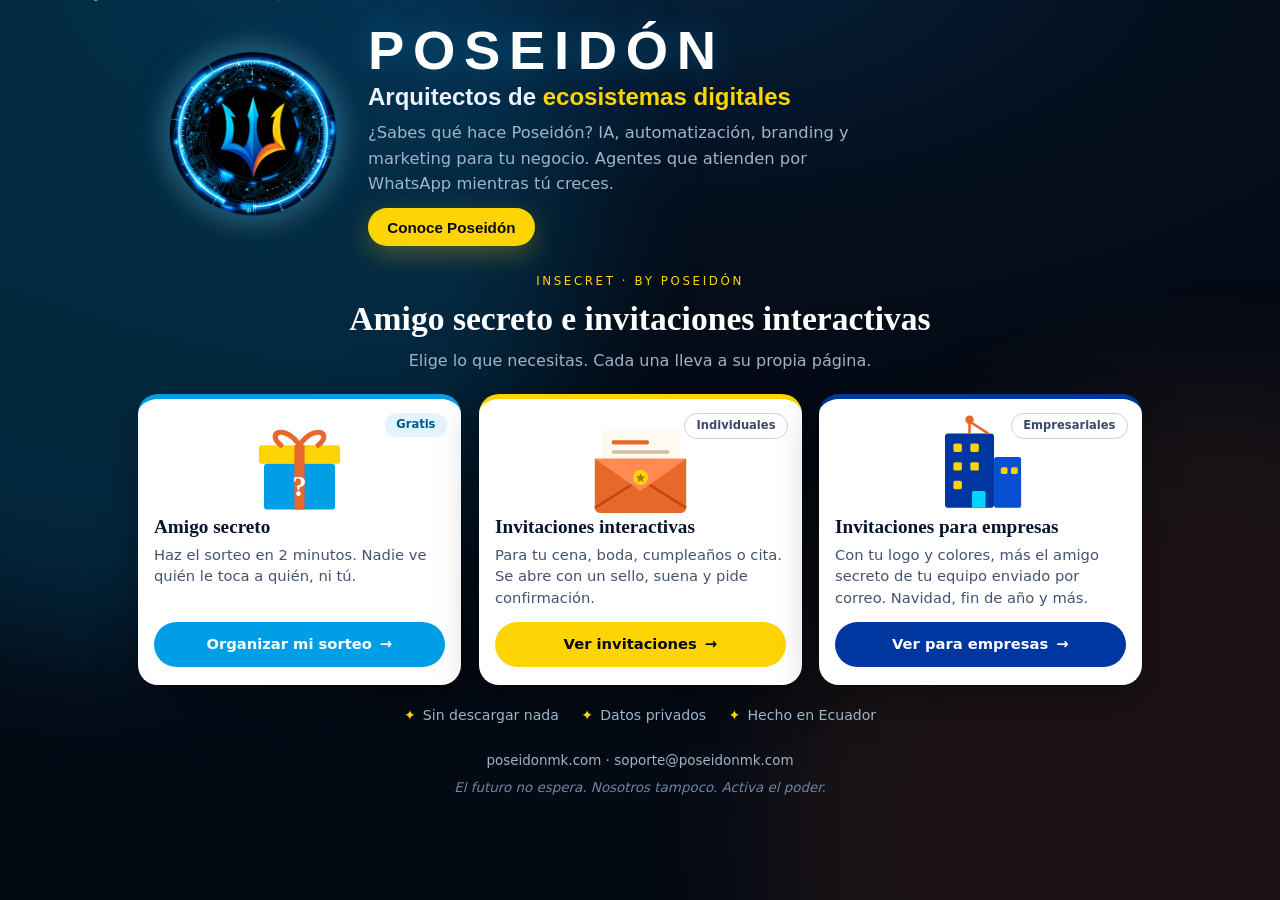
<file: index.html>
<!DOCTYPE html>
<html lang="es">
<head>
<meta charset="utf-8">
<meta name="viewport" content="width=device-width, initial-scale=1, viewport-fit=cover">
<title>InSecret · Amigo secreto e invitaciones interactivas · Poseidón</title>
<meta name="description" content="Organiza tu amigo secreto gratis en 2 minutos, o crea una invitación interactiva con sonido y animación para tu cena, boda o cumpleaños. Un producto de Poseidón.">
<meta name="theme-color" content="#040a14">
<meta name="referrer" content="no-referrer">
<meta http-equiv="Content-Security-Policy" content="default-src 'self'; script-src 'self'; style-src 'self' 'unsafe-inline' https://fonts.googleapis.com; font-src https://fonts.gstatic.com; img-src 'self' data: blob:; connect-src 'self'; base-uri 'none'; form-action 'none'">
<link rel="canonical" href="https://insecret.poseidonmk.com/">
<meta property="og:site_name" content="Poseidón">
<meta property="og:locale" content="es_EC">
<meta property="og:type" content="website">
<meta property="og:url" content="https://insecret.poseidonmk.com/">
<meta property="og:title" content="InSecret · Amigo secreto e invitaciones interactivas">
<meta property="og:description" content="Amigo secreto: sorteo gratis. Invitaciones: tarjetas animadas con sonido para tu cena, boda o cumpleaños.">
<meta property="og:image" content="https://insecret.poseidonmk.com/assets/og-home.jpg?v=5">
<meta property="og:image:type" content="image/jpeg">
<meta property="og:image:width" content="1200">
<meta property="og:image:height" content="630">
<meta name="twitter:card" content="summary_large_image">
<link rel="icon" type="image/png" href="assets/favicon.png">
<link rel="apple-touch-icon" href="assets/icon-192.png">
<link rel="preconnect" href="https://fonts.googleapis.com">
<link rel="preconnect" href="https://fonts.gstatic.com" crossorigin>
<link href="https://fonts.googleapis.com/css2?family=Outfit:wght@300;400;500;600;700&family=Playfair+Display:ital,wght@0,600;0,700;1,600&display=swap" rel="stylesheet">
<link rel="stylesheet" href="css/landing.css?v=18">
</head>
<body>
<canvas id="fx" aria-hidden="true"></canvas>
<div class="aurora" aria-hidden="true"><i></i><i></i></div>

<header class="top"></header>

<main>
  <section class="hero hero-row">
    <a class="logo-big" href="https://poseidonmk.com" target="_blank" rel="noopener" aria-label="Ir a poseidonmk.com">
      <i class="halo" aria-hidden="true"></i><img src="assets/logo.png" alt="Poseidón" width="360" height="360">
    </a>
    <div class="hero-head">
      <p class="wordmark">POSEIDÓN</p>
      <h1>Arquitectos de <em>ecosistemas digitales</em></h1>
    </div>
    <p class="lead">¿Sabes qué hace Poseidón? IA, automatización, branding y marketing para tu negocio. Agentes que atienden por WhatsApp mientras tú creces.</p>
    <div class="cta-row">
      <a class="btn btn-gold" href="https://poseidonmk.com" target="_blank" rel="noopener">Conoce Poseidón</a>
    </div>
  </section>

  <section class="mini-head">
    <p class="eyebrow">InSecret · by Poseidón</p>
    <h2>Amigo secreto e invitaciones interactivas</h2>
    <p class="lead">Elige lo que necesitas. Cada una lleva a su propia página.</p>
  </section>

  <section class="sols">
    <a class="sol sol-a" href="amigo-secreto/" id="d1">
      <span class="tag tag-blue">Gratis</span>
      <div class="art" aria-hidden="true"><svg viewBox="0 0 160 130" class="gift">
          <g class="names"><text x="14" y="30" class="n n1">Ana</text><text x="118" y="22" class="n n2">Luis</text><text x="132" y="62" class="n n3">Sofi</text><text x="4" y="66" class="n n4">Pedro</text></g>
          <g class="lid"><rect x="32" y="44" width="96" height="22" rx="4" fill="#fed405"/><rect x="74" y="44" width="12" height="22" fill="#e6682b"/><path d="M80 44C62 18 40 30 58 44M80 44C98 18 120 30 102 44" fill="none" stroke="#e6682b" stroke-width="6" stroke-linecap="round"/></g>
          <rect x="38" y="66" width="84" height="54" rx="4" fill="#009ee7"/><rect x="74" y="66" width="12" height="54" fill="#e6682b"/>
          <text x="80" y="104" text-anchor="middle" class="q">?</text>
        </svg></div>
      <h3>Amigo secreto</h3>
      <p>Haz el sorteo en 2 minutos. Nadie ve quién le toca a quién, ni tú.</p>
      <span class="go">Organizar mi sorteo <i aria-hidden="true">→</i></span>
    </a>
    <a class="sol sol-b" href="invitaciones/" id="d2">
      <span class="tag tag-line">Individuales</span>
      <div class="art" aria-hidden="true"><svg viewBox="0 0 160 130" class="env">
          <g class="letter"><rect x="34" y="26" width="92" height="66" rx="4" fill="#fffaf1"/><rect x="46" y="38" width="44" height="5" rx="2" fill="#e6682b"/><rect x="46" y="50" width="68" height="4" rx="2" fill="#cdbf9d"/><rect x="46" y="60" width="58" height="4" rx="2" fill="#cdbf9d"/></g>
          <path d="M26 60h108v58a6 6 0 01-6 6H32a6 6 0 01-6-6z" fill="#e6682b"/>
          <path d="M26 118l54-34 54 34" fill="none" stroke="#c9460f" stroke-width="3"/>
          <g class="flap"><path d="M26 60L80 98l54-38z" fill="#ff8a54"/></g>
          <circle cx="80" cy="82" r="9" class="seal" fill="#fed405"/><path d="M80 77l1.6 3.6 3.9.4-2.9 2.6.8 3.8-3.4-2-3.4 2 .8-3.8-2.9-2.6 3.9-.4z" fill="#a8761a"/>
        </svg></div>
      <h3>Invitaciones interactivas</h3>
      <p>Para tu cena, boda, cumpleaños o cita. Se abre con un sello, suena y pide confirmación.</p>
      <span class="go">Ver invitaciones <i aria-hidden="true">→</i></span>
    </a>
    <a class="sol sol-c" href="empresas/" id="d3">
      <span class="tag tag-line">Empresariales</span>
      <div class="art" aria-hidden="true"><svg viewBox="0 0 160 130" class="biz"><rect x="38" y="30" width="58" height="88" rx="4" fill="#00369f"/><rect x="96" y="58" width="32" height="60" rx="3" fill="#0a4fd1"/><g fill="#fed405"><rect x="48" y="42" width="10" height="10" rx="2"/><rect x="68" y="42" width="10" height="10" rx="2"/><rect x="48" y="64" width="10" height="10" rx="2"/><rect x="68" y="64" width="10" height="10" rx="2"/><rect x="48" y="86" width="10" height="10" rx="2"/><rect x="104" y="70" width="8" height="8" rx="2"/><rect x="116" y="70" width="8" height="8" rx="2"/></g><rect x="70" y="98" width="16" height="20" rx="2" fill="#02d4fc"/><path d="M67 30l0-14 22 14" fill="none" stroke="#e6682b" stroke-width="3"/><circle cx="67" cy="14" r="5" fill="#e6682b" class="bl"/></svg></div>
      <h3>Invitaciones para empresas</h3>
      <p>Con tu logo y colores, más el amigo secreto de tu equipo enviado por correo. Navidad, fin de año y más.</p>
      <span class="go">Ver para empresas <i aria-hidden="true">→</i></span>
    </a>
  </section>

  <ul class="trust"><li>Sin descargar nada</li><li>Datos privados</li><li>Hecho en Ecuador</li></ul>
</main>

<footer>
  <a href="https://poseidonmk.com" target="_blank" rel="noopener">poseidonmk.com</a> · <a href="mailto:soporte@poseidonmk.com">soporte@poseidonmk.com</a>
  <p class="slogan">El futuro no espera. Nosotros tampoco. Activa el poder.</p>
</footer>
<script src="js/landing.js?v=3"></script>
</body>
</html>
</file>
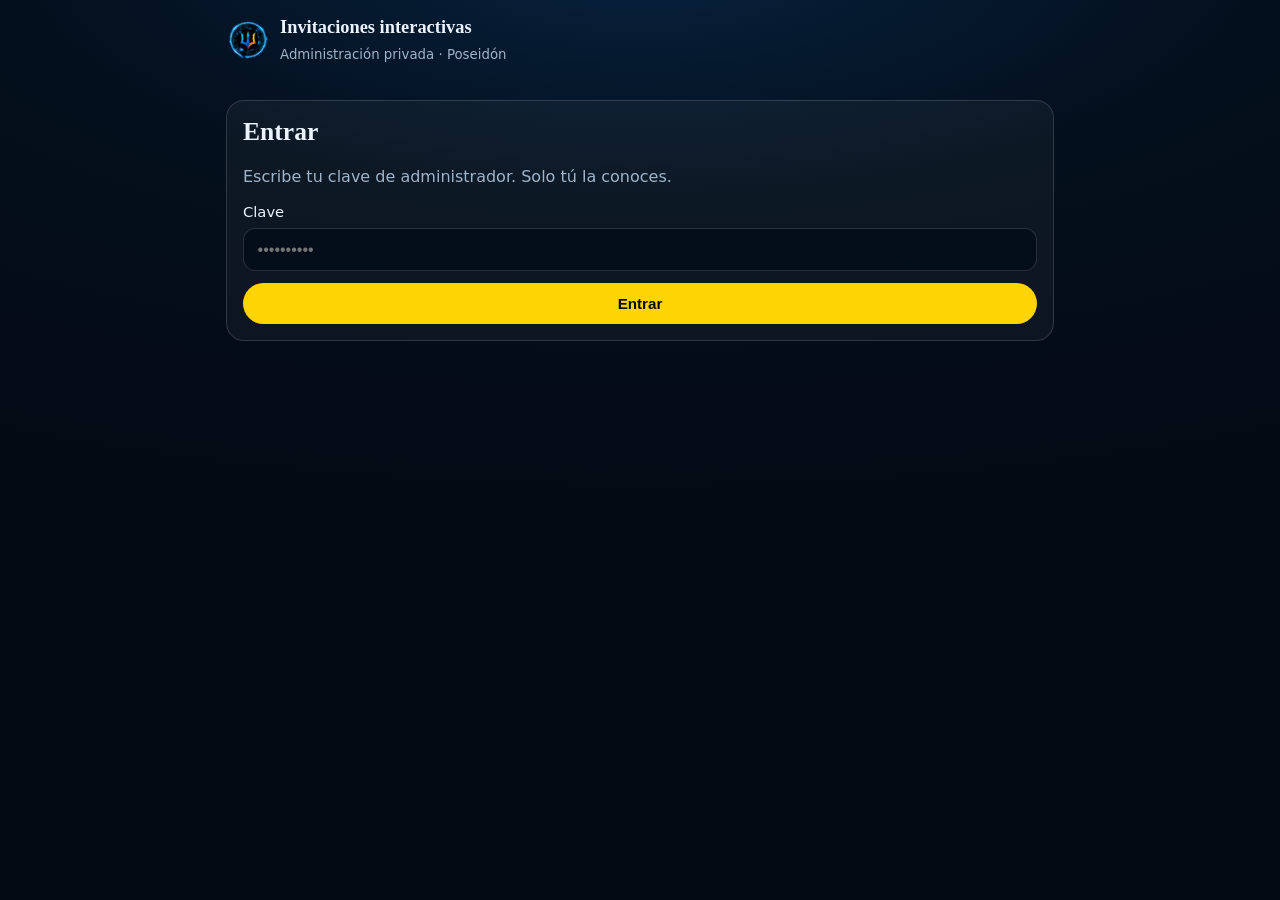
<file: admin/index.html>
<!DOCTYPE html>
<html lang="es">
<head>
<meta charset="utf-8">
<meta name="viewport" content="width=device-width, initial-scale=1">
<title>Administración · Invitaciones · Poseidón</title>
<meta name="robots" content="noindex,nofollow">
<meta name="referrer" content="no-referrer">
<meta name="theme-color" content="#040a14">
<meta http-equiv="Content-Security-Policy" content="default-src 'self'; script-src 'self'; style-src 'self' 'unsafe-inline' https://fonts.googleapis.com; font-src https://fonts.gstatic.com; img-src 'self' data: blob:; connect-src https://*.supabase.co; base-uri 'none'; form-action 'none'">
<link rel="icon" type="image/png" href="../assets/favicon.png">
<link rel="preconnect" href="https://fonts.googleapis.com"><link rel="preconnect" href="https://fonts.gstatic.com" crossorigin>
<link href="https://fonts.googleapis.com/css2?family=Outfit:wght@300;400;500;600;700&family=Playfair+Display:wght@600;700&display=swap" rel="stylesheet">
<link rel="stylesheet" href="../css/admin.css?v=2">
</head>
<body>
<header class="ah"><img src="../assets/logo.png" alt="" width="40" height="40"><div><strong>Invitaciones interactivas</strong><small>Administración privada · Poseidón</small></div><button type="button" class="btn ghost" id="logout" hidden>Salir</button></header>

<main class="wrap">
  <!-- Acceso -->
  <section class="card" id="v-login">
    <h1>Entrar</h1>
    <p class="muted">Escribe tu clave de administrador. Solo tú la conoces.</p>
    <label class="f"><span>Clave</span><input id="key" type="password" autocomplete="current-password" placeholder="••••••••••"></label>
    <p class="err" id="e-login" hidden></p>
    <button type="button" class="btn gold" id="go">Entrar</button>
  </section>

  <!-- Lista -->
  <section id="v-list" hidden>
    <div class="row-head"><h1>Mis invitaciones</h1><div class="btns"><button type="button" class="btn ghost" id="new-comp">📧 Paquete Empresa</button><button type="button" class="btn gold" id="new">+ Nueva invitación</button></div></div>
    <p class="muted" id="list-empty" hidden>Todavía no hay ninguna. Toca «Nueva invitación» para crear la primera.</p>
    <div id="items" class="items"></div>
  </section>

  <!-- Formulario -->
  <section id="v-form" hidden>
    <div class="row-head"><h1 id="f-h">Nueva invitación</h1><button type="button" class="btn ghost" id="back">‹ Volver a la lista</button></div>
    <form id="form" autocomplete="off" novalidate>
      <fieldset class="card"><legend>1 · Cliente y cobro <em>(solo tú lo ves)</em></legend>
        <label class="f"><span>Nombre del cliente *</span><input id="client" maxlength="80" placeholder="Ej. Familia Andrade / Empresa Mariscos del Sur"></label>
        <label class="f"><span>WhatsApp del cliente</span><input id="contact" maxlength="30" inputmode="tel" placeholder="Ej. 0991234567"></label>
        <label class="f"><span>Notas (precio, forma de pago, pendientes)</span><textarea id="notes" rows="2" maxlength="400" placeholder="Ej. $25 pagado por transferencia el 10/11"></textarea></label>
        <label class="chk"><input type="checkbox" id="active" checked> Invitación activa (si la desactivas, el enlace deja de abrir)</label>
      </fieldset>

      <fieldset class="card"><legend>2 · Ocasión</legend>
        <label class="f"><span>Tipo de invitación *</span>
          <select id="theme"><option value="navidad">Cena navideña</option><option value="fin">Fin de año</option><option value="boda">Boda o aniversario</option><option value="cumple">Cumpleaños</option><option value="cita">Cita romántica</option></select></label>
        <button type="button" class="btn ghost" id="load-def">Cargar los textos de ejemplo de esta ocasión</button>
        <p class="muted small">Al cambiar de ocasión puedes cargar el ejemplo para ir editándolo en vez de escribir todo desde cero.</p>
      </fieldset>

      <fieldset class="card"><legend>3 · Textos principales</legend>
        <label class="f"><span>Frase del sobre cerrado</span><input id="lead" maxlength="60"><small>Aparece sobre el sobre antes de abrirlo.</small></label>
        <label class="f"><span>Línea «Para …» del sobre</span><input id="to" maxlength="60"><small>Si el anfitrión usa enlaces personales, se cambia por «Para Ana».</small></label>
        <label class="f"><span>Quién invita (primera línea de la tarjeta)</span><input id="host" maxlength="90" placeholder="Ej. La familia Andrade te invita a la"></label>
        <label class="f"><span>Título grande *</span><input id="title" maxlength="60" placeholder="Ej. Cena de Navidad"></label>
        <label class="f"><span>Mensaje</span><textarea id="msg" rows="2" maxlength="220"></textarea></label>
      </fieldset>

      <fieldset class="card"><legend>4 · Cuándo y dónde</legend>
        <label class="f"><span>Fecha y hora del evento *</span><input id="date" type="datetime-local"></label>
        <label class="f"><span>Cuenta regresiva hasta <em>(opcional)</em></span><input id="target" type="datetime-local"><small>Déjalo vacío para contar hasta la hora del evento. En fin de año suele ser la medianoche.</small></label>
        <label class="f"><span>Nombre del lugar</span><input id="place" maxlength="120" placeholder="Ej. Casa de los Andrade, Pedernales"></label>
        <label class="f"><span>Enlace de Google Maps del lugar <em>(opcional)</em></span><input id="maplink" maxlength="300" placeholder="https://maps.app.goo.gl/..."><small>En Google Maps toca «Compartir» y pega aquí el enlace. Así «Cómo llegar» abre exactamente ese lugar.</small></label>
        <label class="f"><span>Ciudad y país (para el mapa)</span><input id="mapq" maxlength="80" placeholder="Ej. Pedernales, Manabí, Ecuador"></label>
      </fieldset>

      <fieldset class="card"><legend>5 · Itinerario <em>(vacío = no se muestra)</em></legend>
        <div id="it-rows" class="rows"></div><button type="button" class="btn ghost" id="it-add">+ Agregar momento</button>
      </fieldset>

      <fieldset class="card"><legend>6 · Vestimenta <em>(sin texto = no se muestra)</em></legend>
        <label class="f"><span>Qué deben ponerse</span><input id="dress" maxlength="140"></label>
        <div class="colors"><label>Color 1<input type="color" id="c1"></label><label>Color 2<input type="color" id="c2"></label><label>Color 3<input type="color" id="c3"></label></div>
      </fieldset>

      <fieldset class="card"><legend>7 · Menú <em>(vacío = no se muestra)</em></legend>
        <div id="me-rows" class="rows"></div><button type="button" class="btn ghost" id="me-add">+ Agregar plato</button>
      </fieldset>

      <fieldset class="card"><legend>8 · Dato extra <em>(sin título = no se muestra)</em></legend>
        <label class="f"><span>Título</span><input id="x-t" maxlength="40" placeholder="Ej. Amigo secreto, Regalos, Una sola regla"></label>
        <label class="f"><span>Texto</span><textarea id="x-x" rows="2" maxlength="220"></textarea></label>
      </fieldset>

      <fieldset class="card"><legend>9 · Confirmación de asistencia</legend>
        <label class="f"><span>Pregunta</span><input id="r-q" maxlength="60"></label>
        <label class="f"><span>Botón «sí»</span><input id="r-y" maxlength="30"></label>
        <label class="f"><span>Botón «no»</span><input id="r-n" maxlength="30"></label>
      <label class="chk"><input type="checkbox" id="corp"> Estilo corporativo sobrio (para empresas)</label>
      <label class="chk"><input type="checkbox" id="allow-g" checked> Preguntar con cuántas personas va cada invitado</label>
      </fieldset>

      <fieldset class="card"><legend>10 · Versión empresa <em>(opcional)</em></legend>
        <label class="f"><span>Logo de la empresa</span><input type="file" id="logo" accept="image/png,image/jpeg,image/webp"><small>Se reduce solo. Mejor con fondo transparente (PNG).</small></label>
        <div class="logo-prev" id="logo-prev" hidden><img id="logo-img" alt=""><button type="button" class="btn ghost" id="logo-del">Quitar logo</button></div>
        <label class="chk"><input type="checkbox" id="use-accent"> Usar el color de la empresa en la invitación</label>
        <label class="f"><span>Color de la empresa</span><input type="color" id="accent" value="#009ee7"></label>
        <div class="swrow" data-for="accent" aria-label="Colores sugeridos"></div>
        <label class="f"><span>Firma al pie de la tarjeta</span><input id="sign" maxlength="80" placeholder="Ej. Con cariño, Gerencia General"></label>
      </fieldset>

      <fieldset class="card"><legend>11 · Enlace</legend>
        <label class="f"><span>Nombre del enlace <em>(opcional)</em></span><input id="slug" maxlength="54" placeholder="Se arma solo con el nombre del cliente"><small>Solo letras, números y guiones. Ej. cena-andrade</small></label>
      </fieldset>

      <p class="err" id="e-form" hidden></p>
      <div class="sticky"><button type="submit" class="btn gold big" id="save">Guardar invitación</button></div>
    </form>
  </section>

  <!-- Resultado -->
  <section id="v-comp" hidden>
    <div class="row-head"><h1>Paquete Empresa</h1><button type="button" class="btn ghost" id="comp-back">‹ Volver a la lista</button></div>
    <p class="muted">Envía a cada colaborador un correo con su invitación y su amigo secreto. Los correos no se guardan: se usan solo para enviar.</p>
    <fieldset class="card"><legend>1 · La empresa y su evento</legend>
      <label class="f"><span>Empresa *</span><input id="c-co" maxlength="50" placeholder="Empresa Ejemplo S.A."></label>
      <label class="f"><span>Tipo de invitación</span><select id="c-occ"><option value="navidad">Cena navideña</option><option value="fin">Fin de año</option><option value="boda">Aniversario o evento de empresa</option><option value="">Sin invitación (solo amigo secreto)</option></select></label>
      <div id="c-invbox" class="card" style="margin:0">
        <label class="f"><span>Título de la invitación *</span><input id="c-title" maxlength="60"></label>
        <label class="f"><span>Fecha y hora del evento *</span><input id="c-when" type="datetime-local"></label>
        <label class="f"><span>Lugar</span><input id="c-place" maxlength="80" placeholder="Salón, hotel o restaurante"></label>
        <label class="f"><span>Ciudad y país</span><input id="c-city" maxlength="60" placeholder="Quito, Ecuador"></label>
        <label class="f"><span>Enlace de Google Maps del lugar <em>(opcional)</em></span><input id="c-maplink" maxlength="300" placeholder="https://maps.app.goo.gl/..."><small>En Google Maps toca «Compartir» y pega el enlace. Aparece el mapa en la invitación.</small></label>
        <label class="f"><span>Mensaje para los invitados <em>(opcional)</em></span><textarea id="c-imsg" maxlength="300" rows="3"></textarea></label>
      <details class="card" style="margin:0"><summary style="cursor:pointer;font-weight:600;color:var(--oro)">Más detalles de la invitación (opcional)</summary>
        <p class="muted small">Lo que llenes aparece en la invitación como tarjetas interactivas. Lo que dejes vacío no se muestra.</p>
        <div class="row-head"><strong>Horario del evento</strong><button type="button" class="btn ghost" id="c-it-add">+ Agregar momento</button></div><div class="rows" id="c-it-rows"></div>
        <label class="f"><span>Vestimenta</span><input id="c-dress" maxlength="80" placeholder="Ej.: Formal elegante"></label>
        <div class="colors"><label>Color 1<input type="color" id="c-c1" value="#0b2a5b"></label><label>Color 2<input type="color" id="c-c2" value="#d9b04a"></label><label>Color 3<input type="color" id="c-c3" value="#ffffff"></label></div>
        <div class="row-head"><strong>Menú</strong><button type="button" class="btn ghost" id="c-me-add">+ Agregar plato</button></div><div class="rows" id="c-me-rows"></div>
        <label class="f"><span>Sorpresa (título)</span><input id="c-x-t" maxlength="40" placeholder="Ej.: Un detalle para ti"></label>
        <label class="f"><span>Sorpresa (texto que se descubre al tocar)</span><input id="c-x-x" maxlength="120"></label>
        <button type="button" class="btn ghost" id="c-ex">Cargar ejemplo de la ocasión</button>
      </details>
      </div>
    </fieldset>
    <fieldset class="card"><legend>2 · Amigo secreto</legend>
      <label class="chk"><input type="checkbox" id="c-ss" checked> Incluir amigo secreto (sorteo automático)</label>
      <div id="c-ssbox" class="card" style="margin:0">
        <label class="chk" id="c-same-w"><input type="checkbox" id="c-same" checked> Usar la misma fecha del evento</label>
        <label class="f" id="c-date-w" hidden><span>Fecha del intercambio *</span><input type="date" id="c-date"></label>
        <label class="f"><span>Presupuesto sugerido (USD) <em>(opcional)</em></span><input type="number" id="c-budget" min="0" max="10000" step="1"></label>
        <label class="f"><span>Mensaje para los participantes <em>(opcional)</em></span><textarea id="c-msg" maxlength="280" rows="2"></textarea></label>
      </div>
    </fieldset>
    <fieldset class="card"><legend>3 · Aspecto de la empresa</legend>
      <label class="chk"><input type="checkbox" id="c-corp" checked> Estilo corporativo sobrio y elegante (recomendado para empresas)</label>
      <label class="f"><span>Color de la empresa</span><input type="color" id="c-accent" value="#0b5d3b"></label>
      <div class="swrow" data-for="c-accent" aria-label="Colores sugeridos"></div>
      <label class="f"><span>Logo <em>(opcional, se ve en la invitación)</em></span><input type="file" id="c-logo" accept="image/*"><div class="logo-prev" id="c-logo-prev" hidden><img id="c-logo-img" alt="Logo"><button type="button" class="btn ghost" id="c-logo-del">Quitar</button></div></label>
      <label class="f"><span>Texto del correo <em>(opcional: si lo dejas vacío se arma solo)</em></span><textarea id="c-intro" maxlength="300" rows="3" placeholder="Ej.: Te esperamos en nuestra cena de fin de año. ¡Confirma tu asistencia!"></textarea></label>
      <label class="f"><span>Firma <em>(opcional)</em></span><textarea id="c-sign" maxlength="160" rows="2" placeholder="Con cariño, Recursos Humanos"></textarea></label>
    </fieldset>
    <fieldset class="card"><legend>4 · Colaboradores</legend>
      <label class="f"><span>Uno por línea: nombre y correo <em>(sirve pegar desde Excel)</em></span><textarea id="c-list" rows="8" placeholder="Laura Pérez, laura@empresa.com&#10;Juan Mora, juan@empresa.com"></textarea><small id="c-count">0 personas</small></label>
    </fieldset>
    <p class="err" id="c-err" hidden></p>
    <button type="button" class="btn ghost big" id="c-prev-btn">👁 Ver cómo le llega el correo</button>
    <section class="card" id="c-prev" hidden><h2>Vista previa</h2><p class="muted small" id="c-prev-sub"></p><div id="c-prev-mail" style="background:#f1f4f8;border-radius:14px;padding:14px"></div><p class="muted small">Si algo no te gusta, cambia el texto, el color o la firma arriba y vuelve a tocar «Ver cómo le llega».</p></section>
    <button type="button" class="btn gold big" id="c-send">Enviar correos</button>
    <section class="card" id="c-res" hidden><h2 id="c-res-h"></h2><p class="muted small" id="c-res-extra"></p><div id="c-rows" class="rows"></div><div class="btns"><button type="button" class="btn ghost" id="c-retry" hidden>Reintentar los fallidos</button></div></section>
  </section>
  <section class="card" id="v-done" hidden>
    <h1>¡Invitación lista!</h1>
    <p class="muted">Se guardó. Ahora hay <b>tres cosas</b> para pasarle al cliente: el enlace que reparte a sus invitados, su enlace privado para ver las confirmaciones, y un mensaje ya escrito que trae los dos. Lo más fácil: toca «Enviar por WhatsApp al cliente».</p>
    <label class="f"><span>1 · Enlace de la invitación — el cliente se lo manda a sus invitados</span><div class="cp"><input id="d-inv" readonly><button type="button" class="btn ghost" data-cp="d-inv">Copiar</button></div></label>
    <label class="f"><span>2 · Enlace privado del anfitrión — solo para el cliente. Ahí ve quién confirmó. No se reparte a los invitados</span><div class="cp"><input id="d-host" readonly><button type="button" class="btn ghost" data-cp="d-host">Copiar</button></div></label>
    <label class="f"><span>3 · Mensaje listo para el cliente (ya incluye los dos enlaces)</span><textarea id="d-msg" rows="9" readonly></textarea></label>
    <div class="btns"><a class="btn gold" id="d-wa" target="_blank" rel="noopener">Enviar por WhatsApp al cliente</a><button type="button" class="btn ghost" data-cp="d-msg">Copiar mensaje</button><a class="btn ghost" id="d-view" target="_blank" rel="noopener">Ver la invitación</a></div>
    <div class="btns"><button type="button" class="btn ghost" id="d-edit">Seguir editando</button><button type="button" class="btn ghost" id="d-list">Volver a la lista</button></div>
  </section>
</main>
<div class="toast" id="toast" hidden></div>
<script src="../config.js?v=1"></script>
<script src="../invitacion/defaults.js?v=1"></script>
<script src="../js/pal.js?v=2"></script>
<script src="../js/admin.js?v=11"></script>
</body>
</html>
</file>
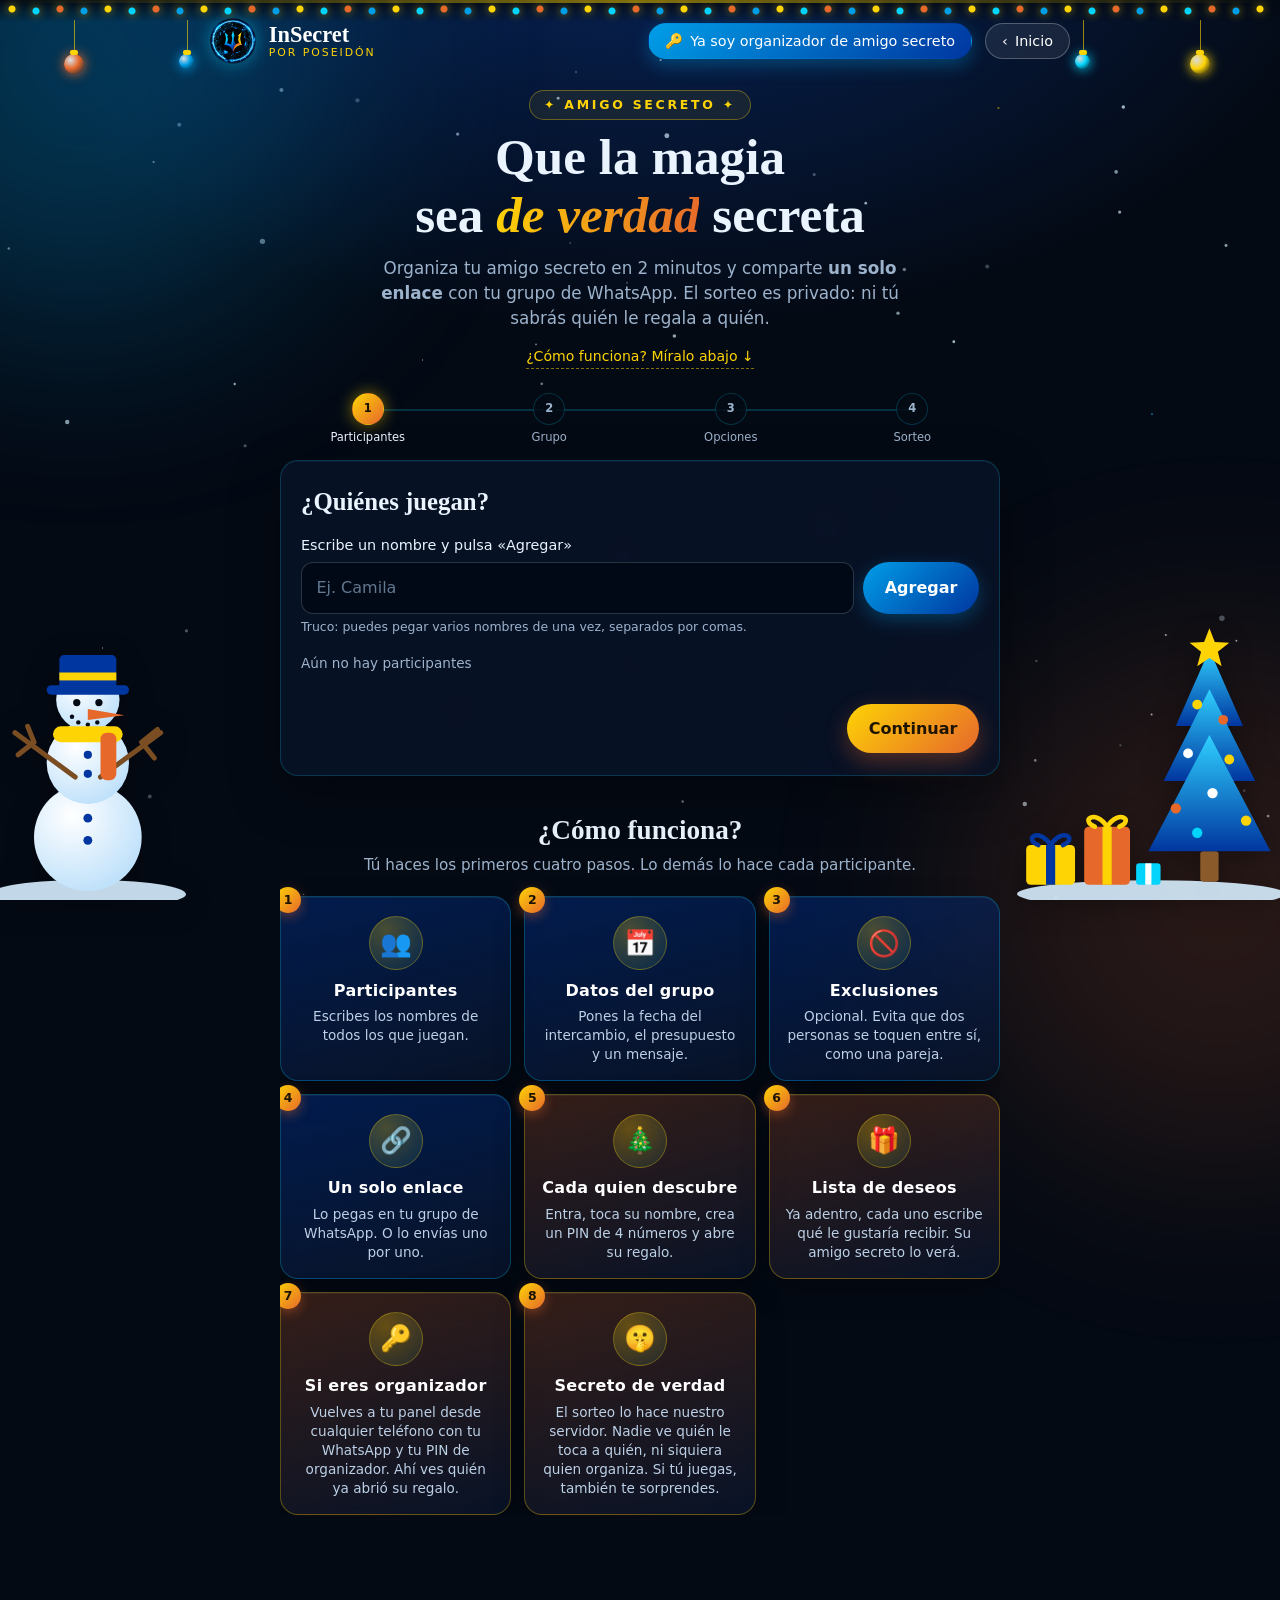
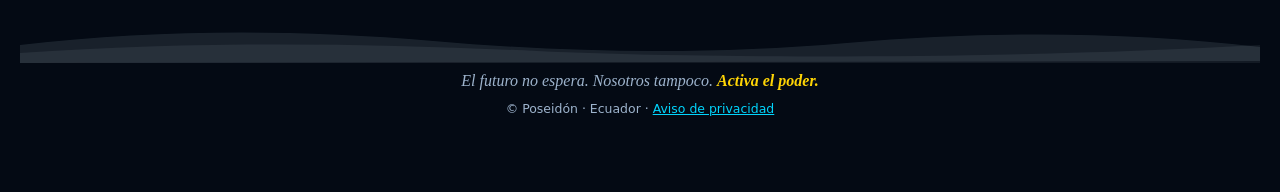
<file: amigo-secreto/index.html>
<!DOCTYPE html>
<html lang="es">
<head>
<meta charset="utf-8">
<meta name="viewport" content="width=device-width, initial-scale=1, viewport-fit=cover">
<title>InSecret Poseidón · Sorteo de amigo secreto</title>
<meta name="description" content="Organiza tu amigo secreto navideño en minutos. Un solo enlace para tu grupo de WhatsApp, sorteo privado y revelación con sorpresa. Un producto de Poseidón.">
<meta name="theme-color" content="#040a14">
<meta name="referrer" content="no-referrer">
<meta http-equiv="Content-Security-Policy" content="default-src 'self'; script-src 'self'; style-src 'self' 'unsafe-inline' https://fonts.googleapis.com; font-src https://fonts.gstatic.com; img-src 'self' data: blob:; connect-src 'self' https://*.supabase.co; base-uri 'none'; form-action 'none'">
<link rel="canonical" href="https://insecret.poseidonmk.com/amigo-secreto/">
<meta property="og:site_name" content="Poseidón">
<meta property="og:locale" content="es_EC">
<meta property="og:type" content="website">
<meta property="og:url" content="https://insecret.poseidonmk.com/amigo-secreto/">
<meta property="og:title" content="InSecret · Sorteo de amigo secreto">
<meta property="og:description" content="Sorteo privado en 2 minutos. Un solo enlace para tu grupo: entra, toca tu nombre y descubre a quién le toca.">
<meta property="og:image" content="https://insecret.poseidonmk.com/assets/og-amigo.jpg?v=4">
<meta property="og:image:type" content="image/jpeg">
<meta property="og:image:width" content="1200">
<meta property="og:image:height" content="630">
<meta property="og:image:alt" content="InSecret Poseidón, sorteo de amigo secreto">
<meta name="twitter:card" content="summary_large_image">
<meta name="twitter:title" content="InSecret · Sorteo de amigo secreto">
<meta name="twitter:description" content="Sorteo privado en 2 minutos. Un solo enlace para tu grupo: entra, toca tu nombre y descubre a quién le toca.">
<meta name="twitter:image" content="https://insecret.poseidonmk.com/assets/og-amigo.jpg?v=4">
<link rel="icon" type="image/png" href="../assets/favicon.png">
<link rel="apple-touch-icon" href="../assets/icon-192.png">
<link rel="preconnect" href="https://fonts.googleapis.com">
<link rel="preconnect" href="https://fonts.gstatic.com" crossorigin>
<link href="https://fonts.googleapis.com/css2?family=Outfit:wght@300;400;500;600;700&family=Playfair+Display:ital,wght@0,600;0,700;1,600&display=swap" rel="stylesheet">
<link rel="stylesheet" href="../css/styles.css?v=17">
<link rel="stylesheet" href="../css/afro.css?v=2">
</head>
<body>
<canvas id="snow" aria-hidden="true"></canvas>
<div class="stars" aria-hidden="true"></div>
<div class="lights" aria-hidden="true"></div>
<div class="ornaments" aria-hidden="true">
  <span class="bauble b1"></span><span class="bauble b2"></span><span class="bauble b3"></span><span class="bauble b4"></span>
</div>
<div class="glow glow-a" aria-hidden="true"></div>
<div class="glow glow-b" aria-hidden="true"></div>
<svg class="deco deco-l" viewBox="46 38 120 162" aria-hidden="true">
  <defs><radialGradient id="sn" cx="35%" cy="30%" r="80%"><stop offset="0" stop-color="#fff"/><stop offset="1" stop-color="#b9defa"/></radialGradient></defs>
  <ellipse cx="104" cy="196" rx="62" ry="9" fill="#d8efff" opacity=".9"/>
  <g class="snowman">
    <circle cx="104" cy="160" r="34" fill="url(#sn)"/><circle cx="104" cy="113" r="26" fill="url(#sn)"/><circle cx="104" cy="73" r="20" fill="url(#sn)"/>
    <path d="M96 122 L58 94 M70 100 L60 108 M70 100 L66 90" stroke="#7a4d22" stroke-width="3.2" stroke-linecap="round" fill="none"/>
    <path d="M112 122 L150 94 M138 100 L146 110 M138 100 L148 92" stroke="#7a4d22" stroke-width="3.2" stroke-linecap="round" fill="none"/>
    <rect x="86" y="45" width="36" height="22" rx="3" fill="#00369f"/><rect x="86" y="56" width="36" height="5" fill="#fed405"/><rect x="78" y="64" width="52" height="6" rx="3" fill="#00369f"/>
    <circle cx="97" cy="75" r="2.3" fill="#040a14"/><circle cx="111" cy="75" r="2.3" fill="#040a14"/><polygon points="104,79 127,83 104,86" fill="#e6682b"/>
    <circle cx="94" cy="84" r="1.4" fill="#040a14"/><circle cx="98" cy="87.5" r="1.4" fill="#040a14"/><circle cx="104" cy="89" r="1.4" fill="#040a14"/><circle cx="110" cy="87.5" r="1.4" fill="#040a14"/>
    <rect x="82" y="90" width="44" height="10" rx="5" fill="#fed405"/><rect x="112" y="94" width="10" height="30" rx="4" fill="#e6682b"/>
    <circle cx="104" cy="108" r="2.6" fill="#00369f"/><circle cx="104" cy="120" r="2.6" fill="#00369f"/><circle cx="104" cy="148" r="2.8" fill="#00369f"/><circle cx="104" cy="162" r="2.8" fill="#00369f"/>
  </g>
</svg>
<svg class="deco deco-r" viewBox="144 16 176 184" aria-hidden="true">
  <defs><linearGradient id="tr" x1="0" y1="0" x2="0" y2="1"><stop offset="0" stop-color="#2fd0ff"/><stop offset="1" stop-color="#00369f"/></linearGradient></defs>
  <ellipse cx="232" cy="196" rx="88" ry="9" fill="#d8efff" opacity=".9"/>
  <rect x="264" y="168" width="12" height="20" rx="2" fill="#8a5a2b"/>
  <polygon points="270,36 248,86 292,86" fill="url(#tr)"/><polygon points="270,62 240,122 300,122" fill="url(#tr)"/><polygon points="270,92 230,168 310,168" fill="url(#tr)"/>
  <polygon points="270,22 273.5,31 283,31.5 275.5,37.5 278,47 270,41.5 262,47 264.5,37.5 257,31.5 266.5,31" fill="#fed405" class="twk"/>
  <circle cx="262" cy="72" r="3.2" fill="#fed405" class="twk"/><circle cx="279" cy="82" r="3.2" fill="#e6682b" class="twk d2"/><circle cx="256" cy="104" r="3.2" fill="#fff" class="twk d3"/><circle cx="283" cy="108" r="3.2" fill="#fed405" class="twk"/>
  <circle cx="248" cy="140" r="3.4" fill="#e6682b" class="twk d2"/><circle cx="272" cy="130" r="3.4" fill="#fff" class="twk d3"/><circle cx="294" cy="148" r="3.4" fill="#fed405" class="twk"/><circle cx="262" cy="156" r="3.4" fill="#02d4fc" class="twk d2"/>
  <rect x="150" y="164" width="32" height="26" rx="3" fill="#fed405"/><rect x="163" y="164" width="6" height="26" fill="#00369f"/><path d="M166 164c-8-12-18-4-8 0M166 164c8-12 18-4 8 0" fill="none" stroke="#00369f" stroke-width="3" stroke-linecap="round"/>
  <rect x="188" y="152" width="30" height="38" rx="3" fill="#e6682b"/><rect x="200" y="152" width="6" height="38" fill="#fed405"/><path d="M203 152c-8-12-18-4-8 0M203 152c8-12 18-4 8 0" fill="none" stroke="#fed405" stroke-width="3" stroke-linecap="round"/>
  <rect x="222" y="176" width="16" height="14" rx="2" fill="#02d4fc"/><rect x="228" y="176" width="4" height="14" fill="#fff"/>
</svg>

<div id="demo-banner" class="demo-banner" hidden>Modo demo · vista previa, los datos viven solo en este navegador</div>

<header class="topbar">
  <a class="brand" href="../" aria-label="InSecret Poseidón, inicio"><img src="../assets/logo.png" alt="" width="44" height="44"></a>
  <div class="bt"><a class="bt-name" href="../">InSecret</a><a class="by-pos" href="https://poseidonmk.com" target="_blank" rel="noopener" aria-label="Ir a la web de Poseidón">por Poseidón</a></div>
  <button type="button" class="pill pill-org" id="top-recover"><span aria-hidden="true">🔑</span> Ya soy organizador de amigo secreto <b class="badge-n" id="mine-badge" hidden>0</b></button>
  <a class="pill pill-home" href="../"><span aria-hidden="true">‹</span> Inicio</a>
</header>

<main id="app">

  <!-- ============ VISTA: ASISTENTE DEL ORGANIZADOR ============ -->
  <section id="view-wizard" class="view" hidden>

    <div class="hero">
      <p class="eyebrow">✦ Amigo secreto ✦</p>
      <h1>Que la magia<br>sea <em>de verdad</em> secreta</h1>
      <p class="lead">Organiza tu amigo secreto en 2 minutos y comparte <b>un solo enlace</b> con tu grupo de WhatsApp. El sorteo es privado: ni tú sabrás quién le regala a quién.</p>
      <a class="how-link" href="#como">¿Cómo funciona? Míralo abajo ↓</a>
    </div>

    
    

    <ol class="stepper" id="stepper" aria-label="Progreso">
      <li data-step="1"><span>1</span><em>Participantes</em></li>
      <li data-step="2"><span>2</span><em>Grupo</em></li>
      <li data-step="3"><span>3</span><em>Opciones</em></li>
      <li data-step="4"><span>4</span><em>Sorteo</em></li>
    </ol>

    <!-- PASO 1 -->
    <div class="panel" data-panel="1">
      <p class="notice redo-note" id="redo-note" hidden></p>
      <h2>¿Quiénes juegan?</h2>

      <label class="field" for="name-input">
        <span>Escribe un nombre y pulsa «Agregar»</span>
        <div class="row">
          <input id="name-input" type="text" maxlength="40" autocomplete="off" enterkeyhint="done" placeholder="Ej. Camila">
          <button type="button" class="btn btn-blue" id="add-name">Agregar</button>
        </div>
        <small class="hint">Truco: puedes pegar varios nombres de una vez, separados por comas.</small>
      </label>

      <div class="count" id="count-line"></div>
      <ul class="chips" id="people-list" aria-live="polite"></ul>
      <p class="error" id="err-1" role="alert" hidden></p>

      <div class="nav">
        <span></span>
        <button type="button" class="btn btn-gold" id="next-1">Continuar</button>
      </div>
    </div>

    <!-- PASO 2 -->
    <div class="panel" data-panel="2" hidden>
      <h2>Datos del grupo</h2>

      <label class="field"><span>Organizador <i>(tu nombre)</i></span>
        <input id="f-organizer" type="text" maxlength="40" autocomplete="given-name" placeholder="Ej. Alejandro">
      </label>
      <label class="field"><span>Nombre del grupo</span>
        <input id="f-group" type="text" maxlength="50" autocomplete="off" placeholder="Ej. Navidad en familia 2026">
      </label>
      <div class="grid-2">
        <label class="field"><span>Fecha del intercambio</span>
          <input id="f-date" type="date">
        </label>
        <label class="field"><span>Presupuesto <i>(USD)</i></span>
          <input id="f-budget" type="number" inputmode="decimal" min="0" max="10000" step="0.5" placeholder="Ej. 20">
        </label>
      </div>
      <label class="field"><span>Mensaje adicional <i>(opcional)</i></span>
        <textarea id="f-message" rows="3" maxlength="280" placeholder="Ej. Lo entregamos en la cena del 24. ¡Nada de espiar!"></textarea>
        <small class="hint"><span id="msg-count">0</span>/280</small>
      </label>
      <p class="error" id="err-2" role="alert" hidden></p>

      <div class="nav">
        <button type="button" class="btn btn-ghost" data-back="1">Atrás</button>
        <button type="button" class="btn btn-gold" id="next-2">Continuar</button>
      </div>
    </div>

    <!-- PASO 3 -->
    <div class="panel" data-panel="3" hidden>
      <h2>Opciones</h2>

      <h3>🚫 Exclusiones <i>(opcional)</i></h3>
      <div class="explain">
        <p><b>¿Para qué sirve?</b> Para evitar que dos personas se toquen entre sí.</p>
        <p><b>Ejemplo:</b> Ana y Luis son pareja y ya se regalan por su cuenta. Eliges «Ana» y «Luis» y pulsas <i>Añadir</i>: a Ana nunca le saldrá Luis, y a Luis nunca le saldrá Ana.</p>
        <p class="muted">¿Todos pueden tocarse con todos? Déjalo vacío y pulsa Continuar.</p>
      </div>
      <div class="pair">
        <select id="ex-a" aria-label="Primera persona"></select>
        <span class="pair-x" aria-hidden="true">✕</span>
        <select id="ex-b" aria-label="Segunda persona"></select>
        <button type="button" class="btn btn-blue" id="add-ex">Añadir esta exclusión</button>
      </div>
      <div class="ex-box" id="ex-box">
        <p class="ex-count" id="ex-count"></p>
        <ul class="chips" id="ex-list"></ul>
      </div>

      <h3>🎁 Lista de deseos</h3>
      <div class="explain explain-gold">
        <p><b>¿Cómo funciona?</b></p>
        <ol class="mini">
          <li>Cada persona abre su enlace y descubre a su amigo secreto.</li>
          <li>Ahí mismo ve una casilla «Tu lista de deseos» y escribe qué le gustaría recibir: gustos, colores, talla…</li>
          <li>Quien le regale a esa persona lo verá en su pantalla.</li>
        </ol>
      </div>

      <p class="error" id="err-3" role="alert" hidden></p>
      <div class="nav">
        <button type="button" class="btn btn-ghost" data-back="2">Atrás</button>
        <button type="button" class="btn btn-gold" id="next-3">Continuar</button>
      </div>
    </div>

    <!-- PASO 4 -->
    <div class="panel" data-panel="4" hidden>
      <h2>Todo listo</h2>
      <div class="summary" id="summary"></div>
      <p class="muted">Al crear el enlace se hace el sorteo en nuestro servidor. Después no se puede cambiar.</p>

      <div class="orgacc">
        <strong class="gold">🔐 Tu acceso de organizador</strong>
        <p class="muted">Para que puedas volver a tu panel desde <b>cualquier teléfono o computador</b>, aunque pierdas el enlace.</p>
        <label class="field"><span>Tu WhatsApp</span>
          <input id="f-phone" type="tel" inputmode="tel" maxlength="20" autocomplete="tel" placeholder="Ej. 0991234567">
        </label>
        <label class="field"><span>Crea tu PIN de organizador <i>(6 números)</i></span>
          <input id="f-orgpin" type="password" inputmode="numeric" maxlength="6" autocomplete="new-password" placeholder="••••••">
        </label>
        <p class="muted small">Tu número no se muestra a nadie y se borra con el grupo. Anota tu PIN: sin él no podemos recuperar tu panel.</p>
      </div>

      <label class="check">
        <input type="checkbox" id="c-privacy">
        <span>He leído y acepto el <button type="button" class="link" id="open-privacy">aviso de privacidad</button>.</span>
      </label>

      <label class="check">
        <input type="checkbox" id="c-marketing">
        <span>Quiero que <a href="https://poseidonmk.com" target="_blank" rel="noopener">Poseidón</a> me escriba con novedades y promociones de tecnología e IA. <i>Es opcional y no tiene nada que ver con el sorteo.</i></span>
      </label>
      <label class="field" id="contact-field" hidden><span>¿A dónde te escribimos? <i>(WhatsApp o correo)</i></span>
        <input id="f-contact" type="text" maxlength="80" autocomplete="email" placeholder="Ej. 0991234567 o tu@correo.com">
      </label>

      <p class="error" id="err-4" role="alert" hidden></p>
      <div class="nav">
        <button type="button" class="btn btn-ghost" data-back="3">Atrás</button>
        <button type="button" class="btn btn-gold btn-big" id="do-draw">🔗 Crear el enlace del sorteo</button>
      </div>
    </div>

    <section class="how-wrap" id="como" aria-label="Cómo funciona">
      <button type="button" class="how-toggle" id="how-toggle" aria-expanded="false" aria-controls="how-body" hidden><span id="how-lbl">Ver cómo funciona</span> <i aria-hidden="true">▾</i></button>
      <div class="how-body" id="how-body"><div class="how-in">
      <h2 class="how-title">¿Cómo funciona?</h2>
      <p class="muted how-sub">Tú haces los primeros cuatro pasos. Lo demás lo hace cada participante.</p>
      <div class="how-grid">
        <article class="hcard"><span class="hnum">1</span><i class="hico">👥</i><h3>Participantes</h3><p>Escribes los nombres de todos los que juegan.</p></article>
        <article class="hcard"><span class="hnum">2</span><i class="hico">📅</i><h3>Datos del grupo</h3><p>Pones la fecha del intercambio, el presupuesto y un mensaje.</p></article>
        <article class="hcard"><span class="hnum">3</span><i class="hico">🚫</i><h3>Exclusiones</h3><p>Opcional. Evita que dos personas se toquen entre sí, como una pareja.</p></article>
        <article class="hcard"><span class="hnum">4</span><i class="hico">🔗</i><h3>Un solo enlace</h3><p>Lo pegas en tu grupo de WhatsApp. O lo envías uno por uno.</p></article>
        <article class="hcard hcard-alt"><span class="hnum">5</span><i class="hico">🎄</i><h3>Cada quien descubre</h3><p>Entra, toca su nombre, crea un PIN de 4 números y abre su regalo.</p></article>
        <article class="hcard hcard-alt"><span class="hnum">6</span><i class="hico">🎁</i><h3>Lista de deseos</h3><p>Ya adentro, cada uno escribe qué le gustaría recibir. Su amigo secreto lo verá.</p></article>
        <article class="hcard hcard-alt"><span class="hnum">7</span><i class="hico">🔑</i><h3>Si eres organizador</h3><p>Vuelves a tu panel desde cualquier teléfono con tu WhatsApp y tu PIN de organizador. Ahí ves quién ya abrió su regalo.</p></article>
        <article class="hcard hcard-alt"><span class="hnum">8</span><i class="hico">🤫</i><h3>Secreto de verdad</h3><p>El sorteo lo hace nuestro servidor. Nadie ve quién le toca a quién, ni siquiera quien organiza. Si tú juegas, también te sorprendes.</p></article>
      </div>
      </div></div>
    </section>
  </section>

  <!-- ============ VISTA: PANEL DEL ORGANIZADOR ============ -->
  <section id="view-results" class="view" hidden>
    <div class="hero hero-sm">
      <p class="eyebrow">✦ ¡Sorteo hecho! ✦</p>
      <h1 id="res-title">Tu grupo</h1>
      <p class="lead" id="res-sub"></p>
    </div>

    <div class="panel panel-hl">
      <h2>1. Copia el enlace y pégalo en tu grupo de WhatsApp</h2>
      <ol class="next">
        <li><b>Tú:</b> pega este enlace en el grupo del intercambio.</li>
        <li><b>Cada persona:</b> entra, toca su nombre, crea un PIN de 4 números y abre su regalo para ver a su amigo secreto.</li>
        <li><b>Después:</b> cada una escribe su lista de deseos, y su amigo secreto la verá.</li>
      </ol>
      <p class="muted">Nadie, ni tú, ve quién le regala a quién.</p>
      <div class="row linkbox">
        <input id="grp-link" type="text" readonly aria-label="Enlace del grupo">
      </div>
      <div class="nav nav-center">
        <button type="button" class="btn btn-gold btn-big" id="copy-grp">📋 Copiar enlace del grupo</button>
        <a class="btn btn-wa btn-big" id="wa-grp" target="_blank" rel="noopener noreferrer" href="#">Compartir por WhatsApp</a>
      </div>
    </div>

    <div class="panel">
      <h2>2. Mira quién ya entró</h2>
      <ul class="status" id="status-list"></ul>
      <div class="nav nav-center"><button type="button" class="btn btn-blue btn-sm" id="refresh">Actualizar</button></div>

      <div class="indiv">
        <p class="muted"><b>🔒 Tú no ves quién le toca a quién.</b> Nadie lo ve: ni tú, que organizas. Si tú también juegas, tu amigo secreto te sorprenderá igual que a los demás.</p>
        <p class="muted">¿No tienes grupo de WhatsApp? Envía <b>el mismo enlace</b> a cada persona, uno por uno: cada quien toca su propio nombre y crea su PIN.</p>
        <p class="muted small">«Reiniciar» solo sirve si alguien eligió un nombre que no era suyo o olvidó su PIN. A esa persona le aparece un aviso de que se reinició su acceso.</p>
      </div>
    </div>

    <a class="panel cross" id="cross-inv" target="_blank" rel="noopener noreferrer" href="#">
      <span class="cross-ico" aria-hidden="true">💌</span>
      <span><b>¿Quieres una invitación bonita para tu intercambio?</b><small>Te la hacemos animada, con sello, música y confirmación por WhatsApp.</small></span>
    </a>

    <div class="panel manage">
      <strong class="gold">¿Algo no quedó bien?</strong>
      <p class="muted">Elige según lo que necesites. Son dos cosas distintas.</p>
      <div class="mg-grid">
        <div class="mg-card">
          <h3><span aria-hidden="true">✏️</span> Rehacer el sorteo</h3>
          <p><b>Úsalo si quieres agregar o quitar a alguien, o corregir datos.</b> Se hace un sorteo nuevo, con los mismos nombres ya escritos para que los cambies. Cada persona recibe un <b>enlace nuevo</b> y el anterior deja de servir.</p>
          <button type="button" class="btn btn-gold btn-sm" id="btn-redo">Rehacer el sorteo</button>
        </div>
        <div class="mg-card mg-danger">
          <h3><span aria-hidden="true">🗑️</span> Eliminar este sorteo</h3>
          <p><b>Úsalo si ya no lo necesitas o te equivocaste del todo.</b> Se borra para todos y desaparece de tu lista. <b>No se puede deshacer</b> y nadie podrá volver a entrar.</p>
          <button type="button" class="btn btn-ghost btn-sm" id="btn-del">Eliminar este sorteo</button>
        </div>
      </div>
    </div>

    <div class="panel">
      <strong class="gold">Cómo volver a este panel</strong>
      <p class="muted">Desde este mismo navegador te aparecerá en la página de inicio. Desde <b>cualquier otro</b>: entra a insecret.poseidonmk.com, toca «¿Ya organizaste un sorteo?» y escribe tu WhatsApp y tu PIN de organizador. También puedes guardar este enlace:</p>
      <div class="row"><input id="org-link" type="text" readonly aria-label="Enlace del organizador"><button type="button" class="btn btn-blue" id="copy-org">Copiar</button></div>
      <div class="nav"><button type="button" class="btn btn-ghost btn-sm" id="new-draw">Crear otro sorteo</button><a class="btn btn-wa btn-sm" id="wa-self" target="_blank" rel="noopener noreferrer" href="#">Enviarme este acceso por WhatsApp</a></div>
    </div>
  </section>

  <!-- ============ VISTA: RECUPERAR PANEL ============ -->
  <section id="view-recover" class="view" hidden>
    <div class="hero hero-sm">
      <p class="eyebrow">✦ Organizador ✦</p>
      <h1>Tu panel de amigo secreto</h1>
      <p class="lead">Aquí vuelves a los sorteos que organizaste: copiar el enlace del grupo, ver quién ya abrió su regalo y más.</p>
    </div>

    <div class="panel panel-hl mine" id="mine" hidden>
      <strong class="gold">Tus sorteos en este dispositivo</strong>
      <ul class="links" id="mine-list"></ul>
    </div>

    <div class="panel panel-hl">
      <div id="rc-form">
        <strong class="gold rc-or">¿Organizaste desde otro dispositivo?</strong>
        <ol class="rc-steps">
          <li><i>1</i><div><b>Escribe tu WhatsApp</b><span>El mismo que pusiste al crear el sorteo.</span></div></li>
          <li><i>2</i><div><b>Escribe tu PIN de 6 números</b><span>El PIN de organizador, no el de participante.</span></div></li>
          <li><i>3</i><div><b>Entra a tu panel</b><span>Ahí copias el enlace del grupo y ves quién ya abrió.</span></div></li>
        </ol>
        <label class="field"><span>Tu WhatsApp</span><input id="rc-phone" type="tel" inputmode="tel" maxlength="20" autocomplete="tel" placeholder="Ej. 0991234567"></label>
        <label class="field"><span>PIN de organizador <i>(6 números)</i></span><input id="rc-pin" type="password" inputmode="numeric" maxlength="6" autocomplete="current-password" placeholder="••••••"></label>
        <p class="error" id="err-rc" role="alert" hidden></p>
        <div class="nav"><button type="button" class="btn btn-ghost" id="rc-back">Volver</button><button type="button" class="btn btn-gold btn-big" id="rc-go">Entrar a mi panel</button></div>
      </div>
      <div id="rc-result" hidden>
        <strong class="gold">¡Te encontramos! Elige tu sorteo</strong>
        <ul class="links" id="rc-list"></ul>
        <div class="nav"><button type="button" class="btn btn-ghost btn-sm" id="rc-back2">Volver al inicio</button><span></span></div>
      </div>
    </div>

    <div class="panel rc-help">
      <strong class="gold">¿Qué hay en tu panel?</strong>
      <ul class="mini">
        <li>El <b>enlace del grupo</b> para pegar en WhatsApp.</li>
        <li>Quién ya <b>abrió su regalo</b> y quién todavía no.</li>
        <li>«Reiniciar» si alguien eligió un nombre que no era suyo.</li>
      </ul>
      <strong class="gold" style="margin-top:1rem;display:block">¿No recuerdas tu PIN?</strong>
      <p class="muted">Si usas el mismo teléfono con el que lo creaste, tu sorteo aparece en «Tus sorteos en curso» al entrar a la página de inicio, sin PIN. Si no, puedes crear uno nuevo: los sorteos se borran solos después de la fecha del intercambio.</p>
      <div class="nav"><button type="button" class="btn btn-blue btn-sm" id="rc-new">Crear un sorteo nuevo</button><span></span></div>
    </div>
  </section>

  <!-- ============ VISTA: ENTRADA POR ENLACE DE GRUPO ============ -->
  <section id="view-group" class="view" hidden>
    <div class="hero hero-sm">
      <p class="eyebrow">✦ Amigo secreto ✦</p>
      <h1 id="gp-title">Tu grupo</h1>
      <p class="lead" id="gp-sub"></p>
    </div>
    <div class="panel" id="gp-pick">
      <h2>¿Quién eres tú?</h2>
      <p class="muted">Toca tu nombre. Elige solo el tuyo: el resultado es secreto y solo se muestra con tu PIN.</p>
      <ul class="pick" id="gp-list"></ul>
    </div>
    <div class="panel" id="gp-pin" hidden>
      <h2 id="gp-pin-title"></h2>
      <p class="muted" id="gp-pin-help"></p>
      <label class="field"><span>PIN de 4 números</span>
        <input id="gp-pin-input" type="password" inputmode="numeric" pattern="[0-9]*" maxlength="4" autocomplete="off" placeholder="••••">
      </label>
      <p class="error" id="err-g" role="alert" hidden></p>
      <div class="nav">
        <button type="button" class="btn btn-ghost" id="gp-back">Atrás</button>
        <button type="button" class="btn btn-gold btn-big" id="gp-go">🎁 Descubrir</button>
      </div>
    </div>
  </section>

  <!-- ============ VISTA: REVELACIÓN ============ -->
  <section id="view-reveal" class="view" hidden>
    <div class="stage" id="stage">
      <p class="eyebrow" id="rv-hello"></p>
      <div class="gift" id="gift" role="button" tabindex="0" aria-label="Toca para abrir tu regalo">
        <div class="gift-glow"></div>
        <div class="gift-lid"><i class="bow"></i></div>
        <div class="gift-box"><i class="ribbon"></i></div>
      </div>
      <p class="tap" id="rv-tap">Toca el regalo para descubrir a tu amigo secreto</p>
    </div>

    <div class="reveal-card" id="reveal-card" hidden>
      <p class="eyebrow">Tu amigo secreto es</p>
      <h2 class="friend" id="rv-friend"></h2>
      <p class="shh">🤫 Es un secreto: no se lo cuentes a nadie</p>

      <dl class="facts">
        <div><dt>Grupo</dt><dd id="rv-group"></dd></div>
        <div><dt>Fecha del intercambio</dt><dd id="rv-date"></dd></div>
        <div><dt>Presupuesto</dt><dd id="rv-budget"></dd></div>
      </dl>

      <p class="notice" id="rv-reset" hidden>⚠️ El organizador reinició tu acceso. Si no lo pediste tú, avísale: alguien pudo entrar con tu nombre.</p>
      <div class="fact-block">
        <h3>Lo que le haría ilusión</h3>
        <p id="rv-wish"></p>
        <p class="muted" id="rv-wish-empty" hidden>Todavía no escribió su lista de deseos. Vuelve a mirar en unos días.</p>
        <button type="button" class="btn btn-ghost btn-sm" id="rv-refresh">Revisar de nuevo</button>
      </div>
      <div class="fact-block" id="rv-msg-wrap" hidden>
        <h3>Mensaje de <span id="rv-org"></span></h3>
        <p id="rv-msg"></p>
      </div>

      <div class="nav nav-center">
        <button type="button" class="btn btn-gold" id="dl-card">⬇ Descargar mi tarjeta</button>
        <button type="button" class="btn btn-ghost" id="hide-card">Ocultar</button>
      </div>
      <p class="error" id="err-r" role="alert" hidden></p>
    </div>

    <div class="panel" id="my-wish-card" hidden>
      <h2>🎁 Tu lista de deseos</h2>
      <p class="muted">Cuéntale a quien te regale qué te gustaría recibir (gustos, talla, colores…). Solo esa persona la verá, sin saber que eres tú.</p>
      <textarea id="my-wish" rows="3" maxlength="300" placeholder="Ej. Me encanta el café, los libros de misterio y el color azul"></textarea>
      <div class="nav"><span class="hint"><span id="wish-count">0</span>/300</span><button type="button" class="btn btn-blue" id="save-wish">Guardar mi lista</button></div>
    </div>

    <div class="reveal-card" id="reveal-hidden" hidden>
      <p class="muted">Ocultaste tu amigo secreto por seguridad.</p>
      <button type="button" class="btn btn-blue" id="show-card">Mostrar de nuevo</button>
    </div>

    <p class="cta-bottom" id="rv-cta" hidden>¿Quieres organizar el tuyo (familia, trabajo, amigos)? <a href="./">Crea tu amigo secreto</a>. Es independiente de este sorteo.</p>
  </section>

  <!-- ============ VISTA: ERROR / NO ENCONTRADO ============ -->
  <section id="view-error" class="view" hidden>
    <div class="panel center">
      <h2 id="er-title">Ups</h2>
      <p class="muted" id="er-text"></p>
      <a class="btn btn-gold" href="./">Ir al inicio</a>
    </div>
  </section>

  <section id="view-loading" class="view">
    <div class="panel center"><div class="spinner" aria-hidden="true"></div><p class="muted">Cargando…</p></div>
  </section>
</main>

<footer class="foot">
  <svg class="drift" viewBox="0 0 360 40" preserveAspectRatio="none" aria-hidden="true"><path d="M0 40V22C40 6 80 6 120 18s80 14 120 2 80-12 120 4v14z" fill="rgba(216,239,255,.1)"/><path d="M0 40V30c50-12 100-10 150-2s140 8 210-6v18z" fill="rgba(216,239,255,.07)"/></svg>
  <p class="tagline"><a href="https://poseidonmk.com" target="_blank" rel="noopener">El futuro no espera. Nosotros tampoco. <b>Activa el poder.</b></a></p>
  <p class="small">© <a href="https://poseidonmk.com" target="_blank" rel="noopener">Poseidón</a> · Ecuador · <button type="button" class="link" id="open-privacy-2">Aviso de privacidad</button></p>
</footer>

<!-- MODAL PRIVACIDAD -->
<div class="modal" id="confirm-modal" hidden role="alertdialog" aria-modal="true" aria-labelledby="cf-title">
  <div class="modal-card">
    <h2 id="cf-title"></h2>
    <div class="modal-body" id="cf-body"></div>
    <div class="cf-acts"><button type="button" class="btn btn-ghost" id="cf-no">Cancelar</button><button type="button" class="btn btn-gold" id="cf-yes">Confirmar</button></div>
  </div>
</div>
<div class="modal" id="privacy-modal" hidden role="dialog" aria-modal="true" aria-labelledby="pv-title">
  <div class="modal-card">
    <h2 id="pv-title">Aviso de privacidad</h2>
    <div class="modal-body">
      <p><b>Responsable:</b> <a href="https://poseidonmk.com" target="_blank" rel="noopener">Poseidón</a> (Ecuador). Contacto: <a href="mailto:soporte@poseidonmk.com">soporte@poseidonmk.com</a>.</p>
      <p><b>Qué datos recogemos:</b> los nombres que escribes de los participantes, el nombre del organizador y del grupo, la fecha, el presupuesto, tu mensaje, el PIN que cada persona elige, la lista de deseos que cada participante decida escribir y, del organizador, su WhatsApp y un PIN (guardado cifrado) solo para que pueda recuperar su panel. Solo si lo marcas, tu WhatsApp o correo para enviarte información de Poseidón.</p>
      <p><b>Para qué:</b> únicamente para hacer el sorteo y mostrar a cada persona su amigo secreto. No vendemos ni compartimos estos datos.</p>
      <p><b>Privacidad del sorteo:</b> el sorteo lo realiza nuestro servidor. Los emparejamientos solo se entregan a cada participante tras elegir su nombre y su PIN, o con su enlace único. El organizador únicamente ve quién ya entró.</p>
      <p><b>Cuánto tiempo:</b> borramos automáticamente los datos del grupo después de la fecha del intercambio.</p>
      <p><b>Tus derechos:</b> acceso, rectificación, eliminación y oposición, conforme a la Ley Orgánica de Protección de Datos Personales de Ecuador. Escríbenos al correo de contacto.</p>
      <p><b>Importante:</b> al escribir nombres de otras personas, confirmas que están de acuerdo en participar.</p>
    </div>
    <button type="button" class="btn btn-gold" id="close-privacy">Entendido</button>
  </div>
</div>

<div class="toast" id="toast" role="status" aria-live="polite" hidden></div>

<noscript><p style="padding:2rem;text-align:center;color:#fff">InSecret necesita JavaScript para funcionar.</p></noscript>

<script src="../config.js?v=16"></script>
<script src="../js/api.js?v=16"></script>
<script src="../js/fx.js?v=16"></script>
<script src="../js/app.js?v=17"></script>
<script src="../js/afrodita.js?v=1"></script>
</body>
</html>
</file>
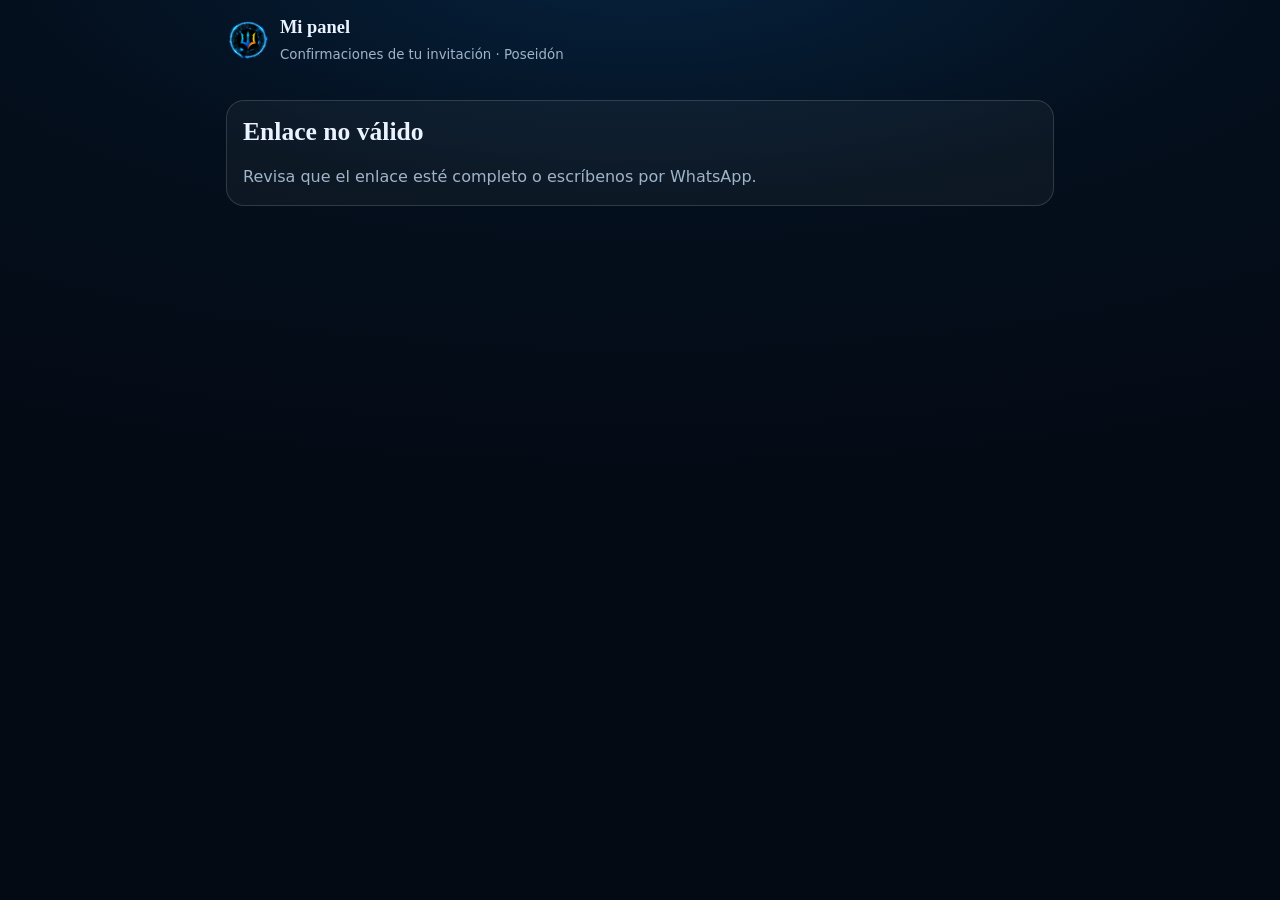
<file: anfitrion/index.html>
<!DOCTYPE html>
<html lang="es">
<head>
<meta charset="utf-8">
<meta name="viewport" content="width=device-width, initial-scale=1">
<title>Mi panel · Invitación · Poseidón</title>
<meta name="robots" content="noindex,nofollow">
<meta name="referrer" content="no-referrer">
<meta name="theme-color" content="#040a14">
<meta http-equiv="Content-Security-Policy" content="default-src 'self'; script-src 'self'; style-src 'self' 'unsafe-inline' https://fonts.googleapis.com; font-src https://fonts.gstatic.com; img-src 'self' data:; connect-src https://*.supabase.co; base-uri 'none'; form-action 'none'">
<link rel="icon" type="image/png" href="../assets/favicon.png">
<link href="https://fonts.googleapis.com/css2?family=Outfit:wght@300;400;500;600;700&family=Playfair+Display:wght@600;700&display=swap" rel="stylesheet">
<link rel="stylesheet" href="../css/admin.css?v=2">
<style>.stats{display:grid;grid-template-columns:repeat(3,1fr);gap:10px}.stat{background:rgba(255,255,255,.05);border:1px solid var(--line);border-radius:16px;padding:12px;text-align:center}.stat b{display:block;font:700 2rem/1 'Playfair Display',serif;color:var(--oro)}.stat span{font-size:.85rem;color:var(--soft)}.rs{display:grid;gap:8px}.r{border:1px solid var(--line);border-radius:14px;padding:10px 12px;display:grid;gap:2px}.r.no{opacity:.75}.r b{font-weight:600}.r small{color:var(--soft)}.tag{font-size:.78rem;border-radius:999px;padding:.05rem .55rem;border:1px solid var(--azul);color:var(--cian);margin-left:6px}.tag.no{border-color:var(--nar);color:#ffb48a}textarea{min-height:110px}</style>
</head>
<body>
<header class="ah"><img src="../assets/logo.png" alt="" width="40" height="40"><div><strong>Mi panel</strong><small>Confirmaciones de tu invitación · Poseidón</small></div></header>
<main class="wrap">
  <section class="card" id="loading"><p class="muted">Cargando…</p></section>
  <section class="card" id="bad" hidden><h1>Enlace no válido</h1><p class="muted">Revisa que el enlace esté completo o escríbenos por WhatsApp.</p></section>
  <div id="ok" hidden>
    <section class="card"><h1 id="h-title"></h1><p class="muted" id="h-when"></p><p class="err" id="h-off" hidden>Esta invitación ya no está activa.</p>
      <div class="stats"><div class="stat"><b id="s-yes">0</b><span>asistentes</span></div><div class="stat"><b id="s-no">0</b><span>no van</span></div><div class="stat"><b id="s-n">0</b><span>respuestas</span></div></div>
      <div class="btns"><button type="button" class="btn gold" id="share">Compartir resumen</button><button type="button" class="btn ghost" id="reload">Actualizar</button></div></section>
    <section class="card"><h2>Respuestas</h2><div class="rs" id="rs"></div><p class="muted" id="rs-empty" hidden>Aún no hay respuestas.</p></section>
    <section class="card"><h2>Enlace para invitados</h2><div class="cp"><input id="inv" readonly><button type="button" class="btn ghost" id="cp-inv">Copiar</button></div>
      <h2>Enlaces personalizados</h2><p class="muted small">Pega un nombre por línea y obtén un enlace que saluda a cada invitado por su nombre.</p>
      <textarea id="names" placeholder="María&#10;Juan Pérez"></textarea><button type="button" class="btn gold" id="gen">Generar enlaces</button><textarea id="links" readonly hidden></textarea><button type="button" class="btn ghost" id="cp-links" hidden>Copiar todos</button></section>
  </div>
</main>
<div class="toast" id="toast" hidden></div>
<script src="../config.js"></script>
<script src="anfitrion.js?v=1"></script>
</body>
</html>
</file>
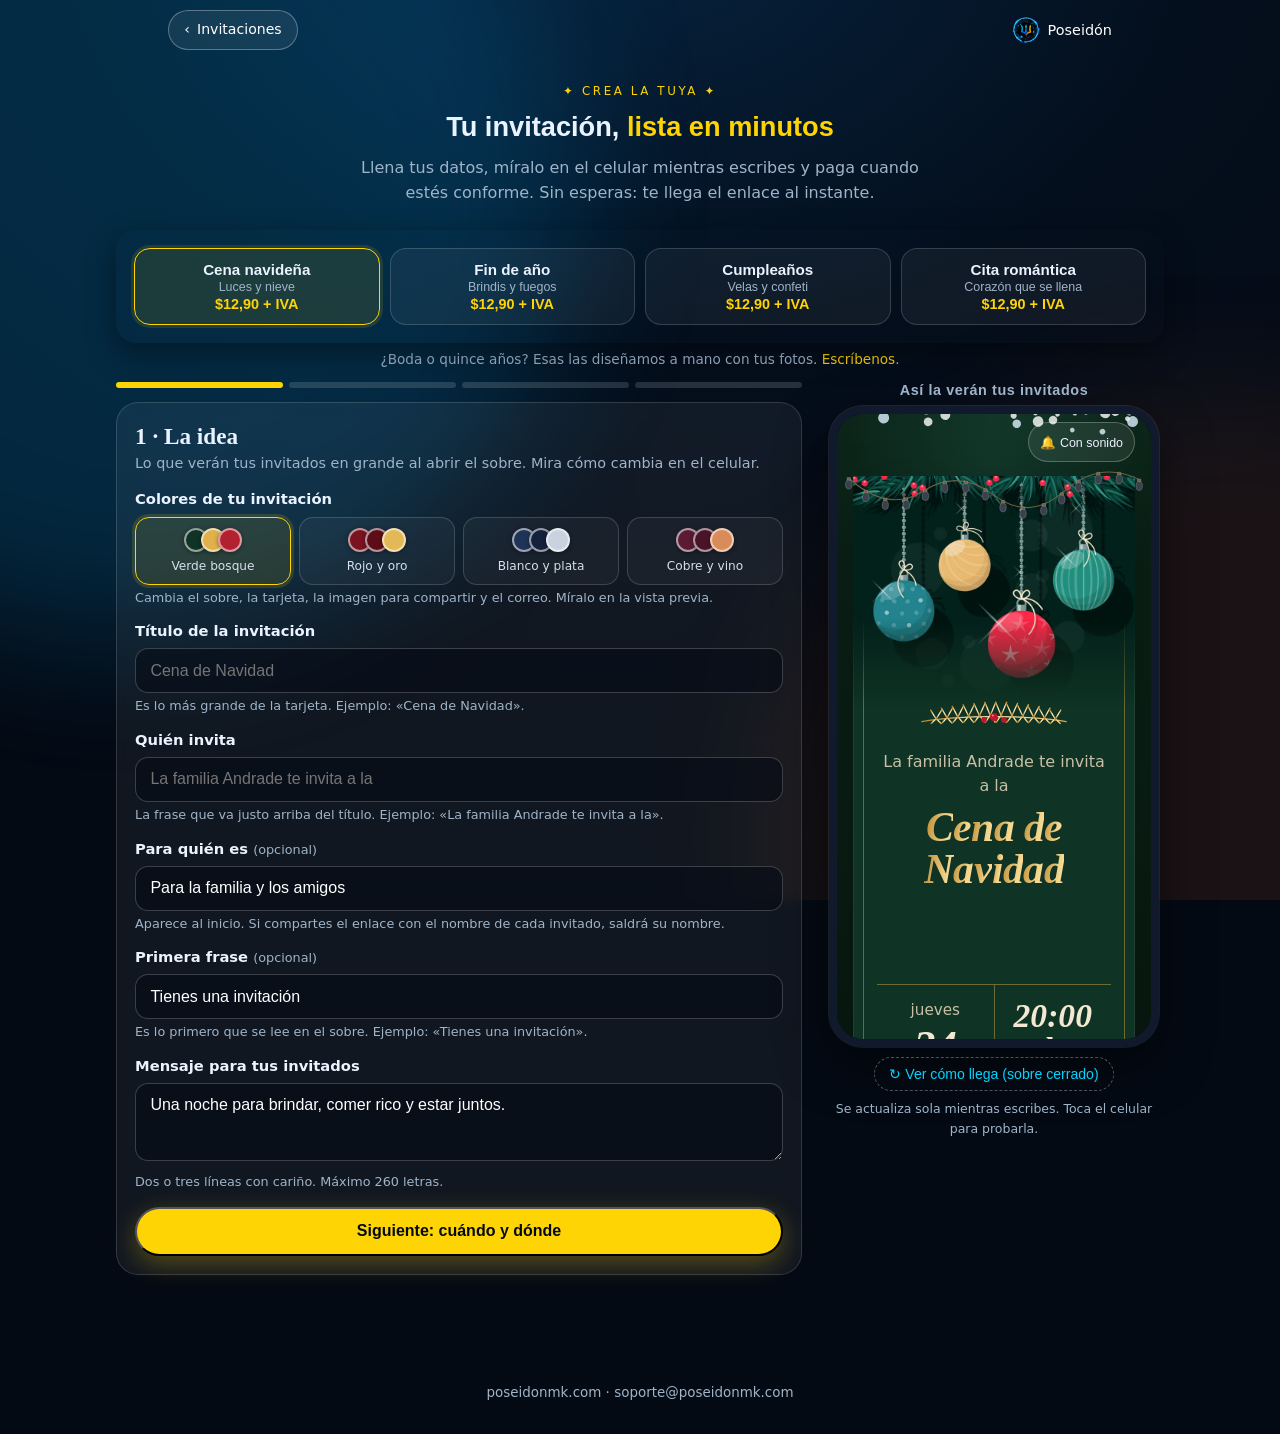
<file: crear/index.html>
<!DOCTYPE html>
<html lang="es">
<head>
<meta charset="utf-8">
<meta name="viewport" content="width=device-width, initial-scale=1, viewport-fit=cover">
<title>Crea tu invitación · Poseidón</title>
<meta name="robots" content="noindex,nofollow">
<meta name="theme-color" content="#040a14">
<meta name="referrer" content="no-referrer">
<meta http-equiv="Content-Security-Policy" content="default-src 'self'; script-src 'self'; style-src 'self' 'unsafe-inline' https://fonts.googleapis.com; font-src https://fonts.gstatic.com; img-src 'self' data: blob:; frame-src 'self'; connect-src 'self' https://qhzswvfdnjnftjuyxcnn.supabase.co; base-uri 'none'; form-action 'none'">
<link rel="icon" type="image/png" href="../assets/favicon.png">
<link rel="apple-touch-icon" href="../assets/icon-192.png">
<link rel="preconnect" href="https://fonts.googleapis.com"><link rel="preconnect" href="https://fonts.gstatic.com" crossorigin>
<link href="https://fonts.googleapis.com/css2?family=Outfit:wght@300;400;500;600;700&family=Playfair+Display:ital,wght@0,600;0,700;1,600&display=swap" rel="stylesheet">
<link rel="stylesheet" href="../css/landing.css?v=18">
<link rel="stylesheet" href="../css/crear.css?v=10">
<link rel="stylesheet" href="../css/afro.css?v=2">
</head>
<body class="sub" data-mode="buy">
<div class="aurora" aria-hidden="true"><i></i><i></i></div>
<header class="top"><a class="pill pill-back" href="../invitaciones/"><span aria-hidden="true">‹</span> Invitaciones</a><a class="by" href="https://poseidonmk.com" target="_blank" rel="noopener"><img src="../assets/logo.png" alt="" width="28" height="28"> Poseidón</a></header>
<main class="cr-wrap">
  <section class="hero hero-s">
    <p class="eyebrow">✦ Crea la tuya ✦</p>
    <h1>Tu invitación, <em>lista en minutos</em></h1>
    <p class="lead">Llena tus datos, míralo en el celular mientras escribes y paga cuando estés conforme. Sin esperas: te llega el enlace al instante.</p>
  </section>
  <div class="occ" id="occ" role="group" aria-label="Elige la ocasión">
    <button type="button" data-t="navidad" aria-pressed="true"><b>Cena navideña</b><small>Luces y nieve</small><span class="pr">$12,90 + IVA</span></button>
    <button type="button" data-t="fin" aria-pressed="false"><b>Fin de año</b><small>Brindis y fuegos</small><span class="pr">$12,90 + IVA</span></button>
    <button type="button" data-t="cumple" aria-pressed="false"><b>Cumpleaños</b><small>Velas y confeti</small><span class="pr">$12,90 + IVA</span></button>
    <button type="button" data-t="cita" aria-pressed="false"><b>Cita romántica</b><small>Corazón que se llena</small><span class="pr">$12,90 + IVA</span></button>
  </div>
  <p class="occ-note">¿Boda o quince años? Esas las diseñamos a mano con tus fotos. <a href="https://wa.me/593968520688?text=Hola%20Afrodita%20%F0%9F%91%8B%20quiero%20una%20invitaci%C3%B3n%20de%20boda%20o%20quince%20a%C3%B1os." target="_blank" rel="noopener" style="color:var(--oro)">Escríbenos</a>.</p>
  <div class="cr">
    <div>
      <ol class="stepper" id="stepper" aria-hidden="true"><li></li><li></li><li></li><li></li></ol>

      <section class="panel" id="p1" data-step="1">
        <h2>1 · La idea</h2>
        <p class="why">Lo que verán tus invitados en grande al abrir el sobre. Mira cómo cambia en el celular.</p>
        <div class="fld" id="pal-wrap"><span>Colores de tu invitación</span><div class="pal" id="pal" role="group" aria-label="Elige la paleta de colores"></div><small>Cambia el sobre, la tarjeta, la imagen para compartir y el correo. Míralo en la vista previa.</small></div>
        <label class="fld"><span>Título de la invitación</span><input type="text" id="f-title" maxlength="60" autocomplete="off"><small>Es lo más grande de la tarjeta. Ejemplo: «Cena de Navidad».</small></label>
        <label class="fld"><span>Quién invita</span><input type="text" id="f-host" maxlength="80" autocomplete="off"><small>La frase que va justo arriba del título. Ejemplo: «La familia Andrade te invita a la».</small></label>
        <label class="fld"><span>Para quién es <i>(opcional)</i></span><input type="text" id="f-to" maxlength="60" autocomplete="off"><small>Aparece al inicio. Si compartes el enlace con el nombre de cada invitado, saldrá su nombre.</small></label>
        <label class="fld"><span>Primera frase <i>(opcional)</i></span><input type="text" id="f-lead" maxlength="50" autocomplete="off"><small>Es lo primero que se lee en el sobre. Ejemplo: «Tienes una invitación».</small></label>
        <label class="fld"><span>Mensaje para tus invitados</span><textarea id="f-msg" maxlength="260"></textarea><small>Dos o tres líneas con cariño. Máximo 260 letras.</small></label>
        <p class="err" id="e1" hidden></p>
        <div class="nav"><button type="button" class="btn btn-gold" data-go="2">Siguiente: cuándo y dónde</button></div>
      </section>

      <section class="panel" id="p2" data-step="2" hidden>
        <h2>2 · Cuándo y dónde</h2>
        <p class="why">Con esto se arman la cuenta regresiva, el botón «Agregar al calendario» y el mapa.</p>
        <label class="fld"><span>Fecha y hora de inicio</span><input type="datetime-local" id="f-date"><small>La cuenta regresiva termina aquí. Hora de Ecuador.</small></label>
        <label class="fld"><span>Nombre del lugar</span><input type="text" id="f-place" maxlength="90" autocomplete="off"><small>Ejemplo: «Casa de los Andrade, Pedernales».</small></label>
        <label class="fld"><span>Ciudad o zona para el mapa <i>(opcional)</i></span><input type="text" id="f-mapq" maxlength="120" autocomplete="off"><small>Ayuda a que «Cómo llegar» abra Google Maps en el sitio correcto.</small></label>
        <label class="fld"><span>Enlace de Google Maps <i>(opcional)</i></span><input type="url" id="f-maplink" maxlength="300" placeholder="https://maps.app.goo.gl/…" autocomplete="off"><small>Si lo pegas, «Cómo llegar» abre exactamente ese punto. Empieza con https://</small></label>
        <p class="err" id="e2" hidden></p>
        <div class="nav"><button type="button" class="btn btn-line" data-go="1">← Atrás</button><button type="button" class="btn btn-gold" data-go="3">Siguiente: programa y detalles</button></div>
      </section>

      <section class="panel" id="p3" data-step="3" hidden>
        <h2>3 · Programa y detalles <span class="sample">ejemplo, cámbialo</span></h2>
        <p class="why">Todo esto se abre con un toque en la tarjeta. Ya trae un ejemplo: edítalo, borra lo que no uses o agrega más.</p>
        <div class="fld"><span>Programa de la noche</span><div id="it-rows"></div><button type="button" class="add" id="it-add">+ Agregar momento</button><small>Cada momento aparece en un reloj animado. Hasta 10.</small></div>
        <div class="fld"><span>Vestimenta</span><input type="text" id="f-dress" maxlength="140" autocomplete="off"><div class="colors"><input type="color" id="c1" aria-label="Color 1"><input type="color" id="c2" aria-label="Color 2"><input type="color" id="c3" aria-label="Color 3"><small style="margin:0">Paleta sugerida</small></div></div>
        <div class="fld"><span>Menú <i>(opcional, déjalo vacío si no aplica)</i></span><div id="me-rows"></div><button type="button" class="add" id="me-add">+ Agregar plato</button><small>Tus invitados pueden marcar alergias y dietas.</small></div>
        <label class="fld"><span>Título de la sorpresa</span><input type="text" id="f-xt" maxlength="40" autocomplete="off"></label>
        <label class="fld"><span>Texto de la sorpresa</span><textarea id="f-xx" maxlength="240"></textarea><small>Es el regalo que se abre al final. Ejemplo: reglas de un intercambio, qué traer, una indicación.</small></label>
        <div class="fld"><span>Confirmación de asistencia</span><div class="row2"><input type="text" id="f-rq" maxlength="50" aria-label="Pregunta"><span></span></div><div class="row2" style="margin-top:8px"><input type="text" id="f-ry" maxlength="24" aria-label="Botón sí"><input type="text" id="f-rn" maxlength="24" aria-label="Botón no"></div><label class="chk"><input type="checkbox" id="f-guests" checked><span>Dejar que cada invitado indique con cuántas personas va</span></label></div>
        <p class="err" id="e3" hidden></p>
        <div class="nav"><button type="button" class="btn btn-line" data-go="2">← Atrás</button><button type="button" class="btn btn-gold" data-go="4">Siguiente: tus datos y pago</button></div>
      </section>

      <section class="panel" id="p4" data-step="4" hidden>
        <h2>4 · Tus datos y pago</h2>
        <p class="why">Te enviaremos al correo tus tres enlaces: el de la invitación, el de tu panel de confirmaciones y el de edición.</p>
        <div class="sum"><div class="tot"><span id="sum-name">Invitación</span><b id="sum-price">$12,90 + IVA</b></div><p class="safe" id="sum-iva" style="text-align:left;margin:4px 0 8px"></p>
          <ul><li>Sobre con sello, música, cuenta regresiva, itinerario, mapa y confirmación</li><li>Panel privado para ver quién confirma y con cuántas personas</li><li>Hasta 5 ediciones, hasta el día del evento</li><li>El enlace funciona hasta 7 días después del evento</li></ul></div>
        <label class="fld"><span>Tu nombre</span><input type="text" id="b-name" maxlength="80" autocomplete="name"></label>
        <label class="fld"><span>Tu correo</span><input type="email" id="b-email" maxlength="120" autocomplete="email"><small>Aquí llegan tus enlaces. Revísalo bien.</small></label>
        <div class="row2"><label class="fld"><span>WhatsApp <i>(opcional)</i></span><input type="tel" id="b-phone" maxlength="20" autocomplete="tel" placeholder="09…"></label><label class="fld"><span>Cédula o RUC <i>(factura)</i></span><input type="text" id="b-doc" maxlength="13" inputmode="numeric" autocomplete="off"></label></div>
        <div class="hp" aria-hidden="true"><label>No llenar<input type="text" id="b-web" tabindex="-1" autocomplete="off"></label></div>
        <label class="chk"><input type="checkbox" id="b-terms"><span>Revisé la vista previa y los datos. Entiendo que puedo editar hasta 5 veces y que el enlace funciona hasta 7 días después del evento.</span></label>
        <p class="err" id="e4" hidden></p>
        <div class="nav"><button type="button" class="btn btn-line" data-go="3">← Atrás</button><button type="button" class="btn btn-gold btn-l" id="pay">Continuar al pago · <span id="pay-price">$12,90</span></button></div>
        <p class="safe">🔒 Pagas en PayPhone con tarjeta Visa/Mastercard o saldo PayPhone. Nosotros no vemos ni guardamos los datos de tu tarjeta.</p>
      </section>
    </div>

    <aside class="pv" id="pv">
      <h3>Así la verán tus invitados</h3>
      <div class="phone"><iframe id="pv-frame" title="Vista previa de tu invitación" src="../invitacion/?preview=1&amp;t=navidad" loading="eager"></iframe></div>
      <button type="button" class="add pv-env" id="pv-env">↻ Ver cómo llega (sobre cerrado)</button>
      <p class="pv-hint">Se actualiza sola mientras escribes. Toca el celular para probarla.</p>
      <button type="button" class="pv-close" id="pv-close">Seguir editando</button>
    </aside>
  </div>
  <button type="button" class="pv-open" id="pv-open">👁 Ver cómo va quedando</button>
</main>
<footer><a href="https://poseidonmk.com" target="_blank" rel="noopener">poseidonmk.com</a> · <a href="mailto:soporte@poseidonmk.com">soporte@poseidonmk.com</a></footer>
<div class="toast" id="toast" hidden></div>
<script src="../config.js?v=1"></script>
<script src="../js/pal.js?v=2"></script>
<script src="../invitacion/defaults.js?v=1"></script>
<script src="../js/crear.js?v=6"></script>
<script src="../js/afrodita.js?v=1"></script>
</body>
</html>
</file>
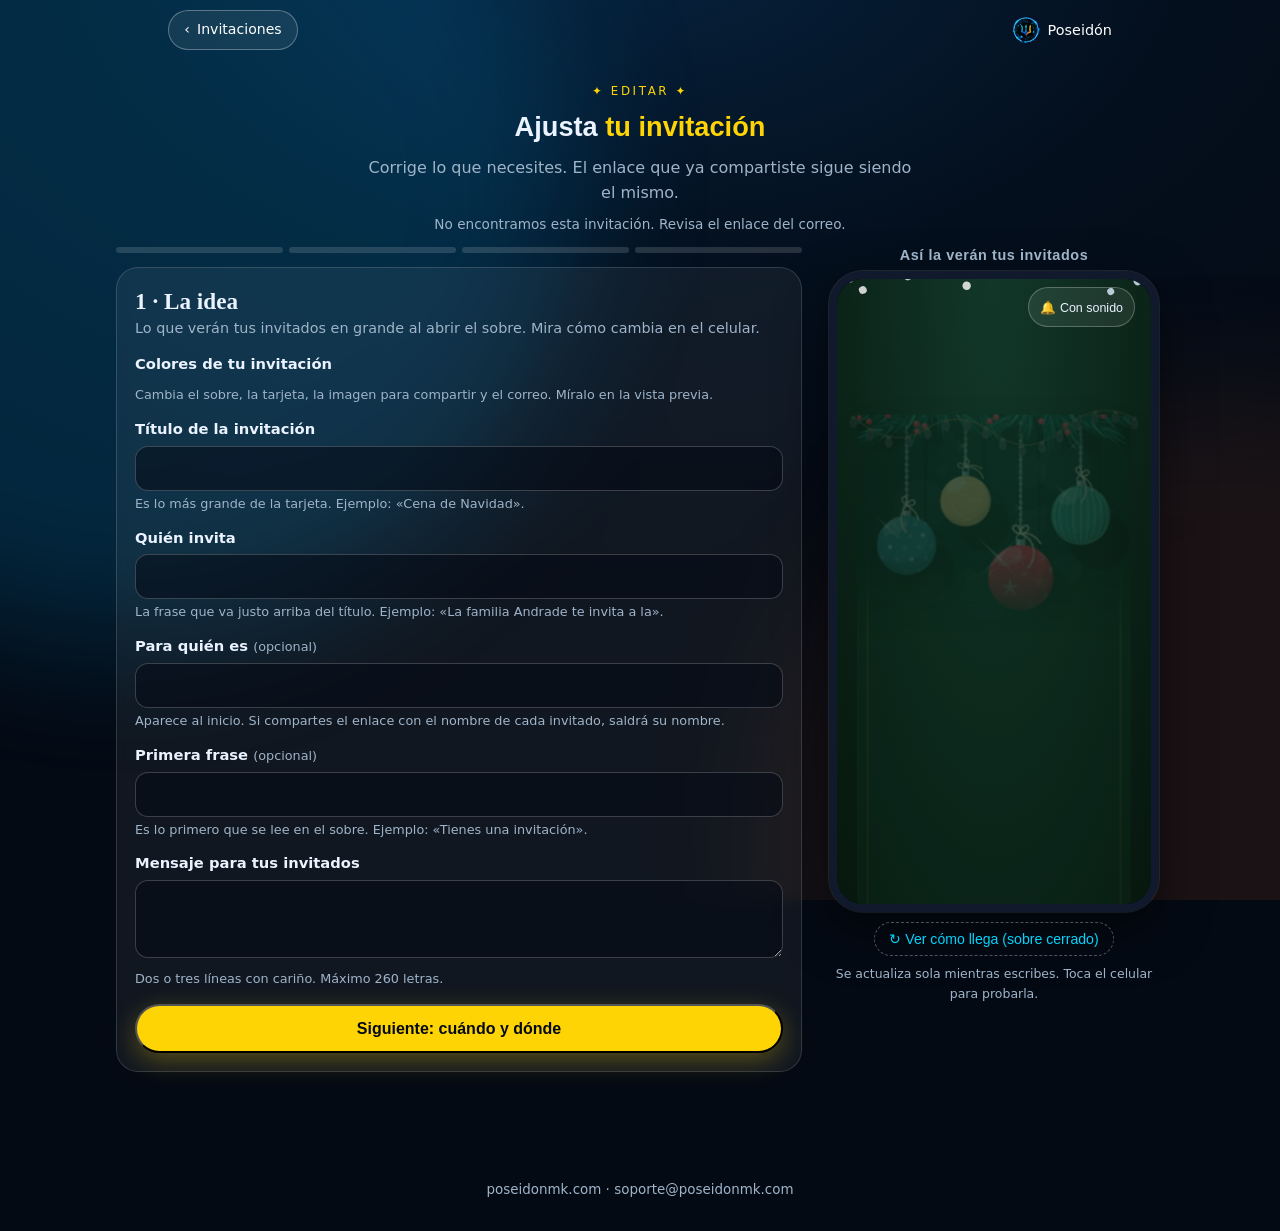
<file: editar/index.html>
<!DOCTYPE html>
<html lang="es">
<head>
<meta charset="utf-8">
<meta name="viewport" content="width=device-width, initial-scale=1, viewport-fit=cover">
<title>Editar mi invitación · Poseidón</title>
<meta name="robots" content="noindex,nofollow">
<meta name="theme-color" content="#040a14">
<meta name="referrer" content="no-referrer">
<meta http-equiv="Content-Security-Policy" content="default-src 'self'; script-src 'self'; style-src 'self' 'unsafe-inline' https://fonts.googleapis.com; font-src https://fonts.gstatic.com; img-src 'self' data: blob:; frame-src 'self'; connect-src 'self' https://qhzswvfdnjnftjuyxcnn.supabase.co; base-uri 'none'; form-action 'none'">
<link rel="icon" type="image/png" href="../assets/favicon.png">
<link rel="apple-touch-icon" href="../assets/icon-192.png">
<link rel="preconnect" href="https://fonts.googleapis.com"><link rel="preconnect" href="https://fonts.gstatic.com" crossorigin>
<link href="https://fonts.googleapis.com/css2?family=Outfit:wght@300;400;500;600;700&family=Playfair+Display:ital,wght@0,600;0,700;1,600&display=swap" rel="stylesheet">
<link rel="stylesheet" href="../css/landing.css?v=18">
<link rel="stylesheet" href="../css/crear.css?v=10">
</head>
<body class="sub" data-mode="edit">
<div class="aurora" aria-hidden="true"><i></i><i></i></div>
<header class="top"><a class="pill pill-back" href="../invitaciones/"><span aria-hidden="true">‹</span> Invitaciones</a><a class="by" href="https://poseidonmk.com" target="_blank" rel="noopener"><img src="../assets/logo.png" alt="" width="28" height="28"> Poseidón</a></header>
<main class="cr-wrap">
  <section class="hero hero-s">
    <p class="eyebrow">✦ Editar ✦</p>
    <h1>Ajusta <em>tu invitación</em></h1>
    <p class="lead">Corrige lo que necesites. El enlace que ya compartiste sigue siendo el mismo.</p>
  </section>
  <p class="occ-note" id="edit-title"></p>
  <div class="cr">
    <div>
      <ol class="stepper" id="stepper" aria-hidden="true"><li></li><li></li><li></li><li></li></ol>

      <section class="panel" id="p1" data-step="1">
        <h2>1 · La idea</h2>
        <p class="why">Lo que verán tus invitados en grande al abrir el sobre. Mira cómo cambia en el celular.</p>
        <div class="fld" id="pal-wrap"><span>Colores de tu invitación</span><div class="pal" id="pal" role="group" aria-label="Elige la paleta de colores"></div><small>Cambia el sobre, la tarjeta, la imagen para compartir y el correo. Míralo en la vista previa.</small></div>
        <label class="fld"><span>Título de la invitación</span><input type="text" id="f-title" maxlength="60" autocomplete="off"><small>Es lo más grande de la tarjeta. Ejemplo: «Cena de Navidad».</small></label>
        <label class="fld"><span>Quién invita</span><input type="text" id="f-host" maxlength="80" autocomplete="off"><small>La frase que va justo arriba del título. Ejemplo: «La familia Andrade te invita a la».</small></label>
        <label class="fld"><span>Para quién es <i>(opcional)</i></span><input type="text" id="f-to" maxlength="60" autocomplete="off"><small>Aparece al inicio. Si compartes el enlace con el nombre de cada invitado, saldrá su nombre.</small></label>
        <label class="fld"><span>Primera frase <i>(opcional)</i></span><input type="text" id="f-lead" maxlength="50" autocomplete="off"><small>Es lo primero que se lee en el sobre. Ejemplo: «Tienes una invitación».</small></label>
        <label class="fld"><span>Mensaje para tus invitados</span><textarea id="f-msg" maxlength="260"></textarea><small>Dos o tres líneas con cariño. Máximo 260 letras.</small></label>
        <p class="err" id="e1" hidden></p>
        <div class="nav"><button type="button" class="btn btn-gold" data-go="2">Siguiente: cuándo y dónde</button></div>
      </section>

      <section class="panel" id="p2" data-step="2" hidden>
        <h2>2 · Cuándo y dónde</h2>
        <p class="why">Con esto se arman la cuenta regresiva, el botón «Agregar al calendario» y el mapa.</p>
        <label class="fld"><span>Fecha y hora de inicio</span><input type="datetime-local" id="f-date"><small>La cuenta regresiva termina aquí. Hora de Ecuador.</small></label>
        <label class="fld"><span>Nombre del lugar</span><input type="text" id="f-place" maxlength="90" autocomplete="off"><small>Ejemplo: «Casa de los Andrade, Pedernales».</small></label>
        <label class="fld"><span>Ciudad o zona para el mapa <i>(opcional)</i></span><input type="text" id="f-mapq" maxlength="120" autocomplete="off"><small>Ayuda a que «Cómo llegar» abra Google Maps en el sitio correcto.</small></label>
        <label class="fld"><span>Enlace de Google Maps <i>(opcional)</i></span><input type="url" id="f-maplink" maxlength="300" placeholder="https://maps.app.goo.gl/…" autocomplete="off"><small>Si lo pegas, «Cómo llegar» abre exactamente ese punto. Empieza con https://</small></label>
        <p class="err" id="e2" hidden></p>
        <div class="nav"><button type="button" class="btn btn-line" data-go="1">Atrás</button><button type="button" class="btn btn-gold" data-go="3">Siguiente: programa y detalles</button></div>
      </section>

      <section class="panel" id="p3" data-step="3" hidden>
        <h2>3 · Programa y detalles <span class="sample">ejemplo, cámbialo</span></h2>
        <p class="why">Todo esto se abre con un toque en la tarjeta. Ya trae un ejemplo: edítalo, borra lo que no uses o agrega más.</p>
        <div class="fld"><span>Programa de la noche</span><div id="it-rows"></div><button type="button" class="add" id="it-add">+ Agregar momento</button><small>Cada momento aparece en un reloj animado. Hasta 10.</small></div>
        <div class="fld"><span>Vestimenta</span><input type="text" id="f-dress" maxlength="140" autocomplete="off"><div class="colors"><input type="color" id="c1" aria-label="Color 1"><input type="color" id="c2" aria-label="Color 2"><input type="color" id="c3" aria-label="Color 3"><small style="margin:0">Paleta sugerida</small></div></div>
        <div class="fld"><span>Menú <i>(opcional, déjalo vacío si no aplica)</i></span><div id="me-rows"></div><button type="button" class="add" id="me-add">+ Agregar plato</button><small>Tus invitados pueden marcar alergias y dietas.</small></div>
        <label class="fld"><span>Título de la sorpresa</span><input type="text" id="f-xt" maxlength="40" autocomplete="off"></label>
        <label class="fld"><span>Texto de la sorpresa</span><textarea id="f-xx" maxlength="240"></textarea><small>Es el regalo que se abre al final. Ejemplo: reglas de un intercambio, qué traer, una indicación.</small></label>
        <div class="fld"><span>Confirmación de asistencia</span><div class="row2"><input type="text" id="f-rq" maxlength="50" aria-label="Pregunta"><span></span></div><div class="row2" style="margin-top:8px"><input type="text" id="f-ry" maxlength="24" aria-label="Botón sí"><input type="text" id="f-rn" maxlength="24" aria-label="Botón no"></div><label class="chk"><input type="checkbox" id="f-guests" checked><span>Dejar que cada invitado indique con cuántas personas va</span></label></div>
        <p class="err" id="e3" hidden></p>
        <div class="nav"><button type="button" class="btn btn-line" data-go="2">Atrás</button><button type="button" class="btn btn-gold" data-go="4">Siguiente: guardar</button></div>
      </section>

      <section class="panel" id="p4" data-step="4" hidden>
        <h2>4 · Guardar cambios</h2>
        <p class="why">Revisa la vista previa. El enlace de tu invitación no cambia: tus invitados verán la versión nueva.</p>
        <div class="sum"><div class="tot"><span>Ediciones disponibles</span><b id="edits-left">–</b></div><ul><li>Cada vez que guardas se descuenta una</li><li>Se puede editar hasta el día del evento</li></ul></div>
        <p class="err" id="e4" hidden></p>
        <div class="nav"><button type="button" class="btn btn-line" data-go="3">Atrás</button><button type="button" class="btn btn-gold btn-l" id="save">Guardar cambios</button></div>
        <p class="safe" id="saved" hidden></p>
      </section>
    </div>

    <aside class="pv" id="pv">
      <h3>Así la verán tus invitados</h3>
      <div class="phone"><iframe id="pv-frame" title="Vista previa de tu invitación" src="../invitacion/?preview=1&amp;t=navidad" loading="eager"></iframe></div>
      <button type="button" class="add pv-env" id="pv-env">↻ Ver cómo llega (sobre cerrado)</button>
      <p class="pv-hint">Se actualiza sola mientras escribes. Toca el celular para probarla.</p>
      <button type="button" class="pv-close" id="pv-close">Seguir editando</button>
    </aside>
  </div>
  <button type="button" class="pv-open" id="pv-open">👁 Ver cómo va quedando</button>
</main>
<footer><a href="https://poseidonmk.com" target="_blank" rel="noopener">poseidonmk.com</a> · <a href="mailto:soporte@poseidonmk.com">soporte@poseidonmk.com</a></footer>
<div class="toast" id="toast" hidden></div>
<script src="../config.js?v=1"></script>
<script src="../js/pal.js?v=2"></script>
<script src="../invitacion/defaults.js?v=1"></script>
<script src="../js/crear.js?v=6"></script>
</body>
</html>
</file>
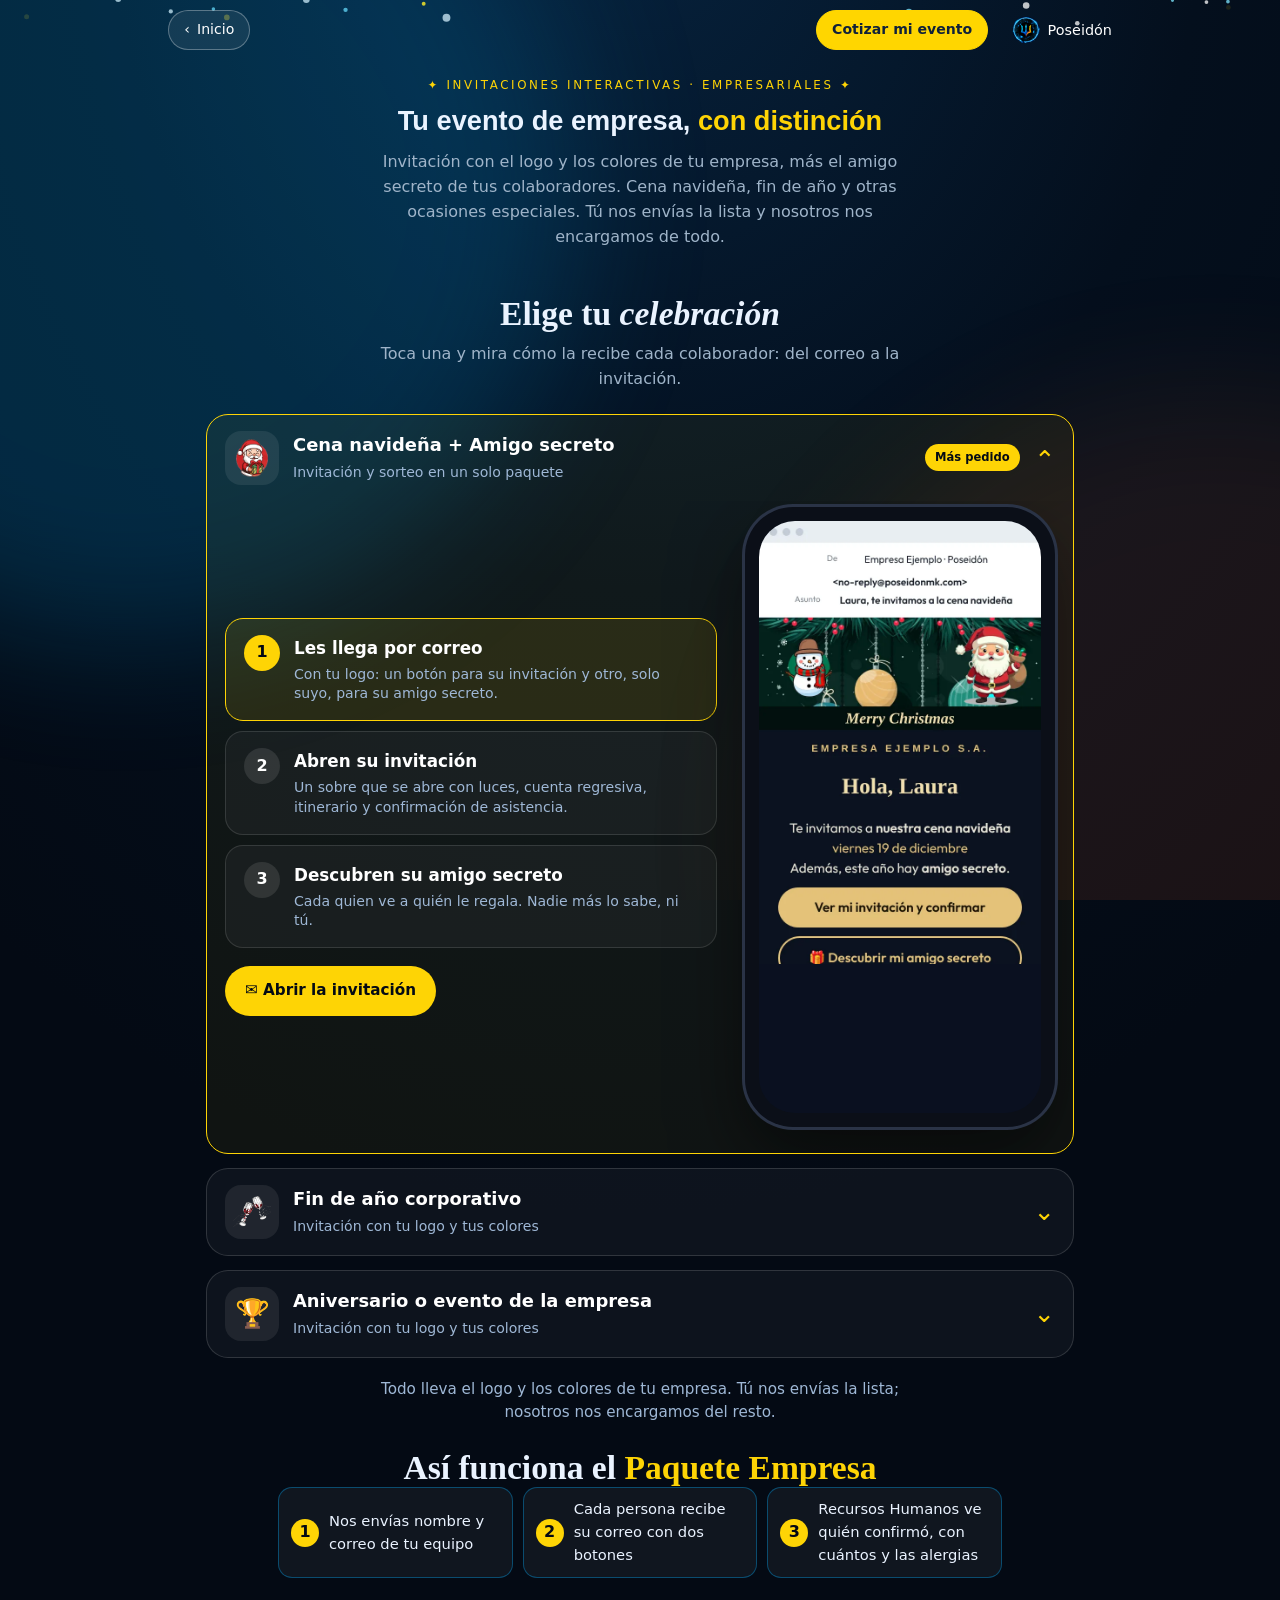
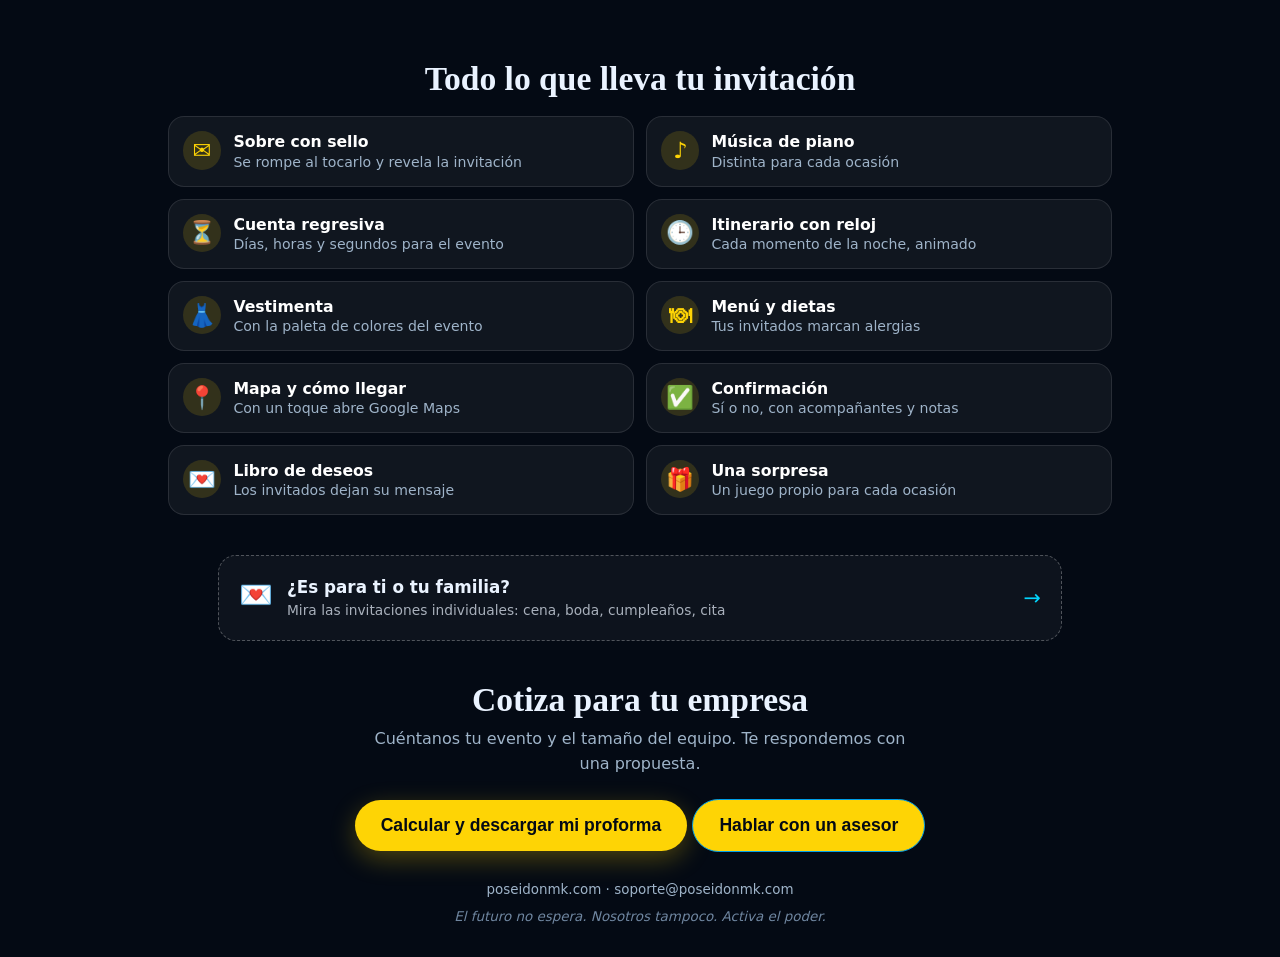
<file: empresas/index.html>
<!DOCTYPE html>
<html lang="es">
<head>
<meta charset="utf-8">
<meta name="viewport" content="width=device-width, initial-scale=1, viewport-fit=cover">
<title>Invitaciones empresariales · Poseidón</title>
<meta name="description" content="Invitaciones interactivas para empresas con tu logo y tus colores, más amigo secreto para tu equipo enviado por correo. Cena navideña, fin de año y más. Por Poseidón.">
<meta name="theme-color" content="#040a14">
<meta name="referrer" content="no-referrer">
<meta http-equiv="Content-Security-Policy" content="default-src 'self'; script-src 'self'; style-src 'self' 'unsafe-inline' https://fonts.googleapis.com; font-src https://fonts.gstatic.com; img-src 'self' data: blob:; connect-src 'self'; base-uri 'none'; form-action 'none'">
<link rel="canonical" href="https://insecret.poseidonmk.com/empresas/">
<meta property="og:site_name" content="Poseidón"><meta property="og:locale" content="es_EC"><meta property="og:type" content="website">
<meta property="og:url" content="https://insecret.poseidonmk.com/empresas/">
<meta property="og:title" content="Invitaciones empresariales · Poseidón">
<meta property="og:description" content="Invitaciones con el logo y los colores de tu empresa, enviadas por correo a cada colaborador.">
<meta property="og:image" content="https://insecret.poseidonmk.com/assets/og-empresas.jpg?v=4">
<meta property="og:image:width" content="1200"><meta property="og:image:height" content="630">
<meta name="twitter:card" content="summary_large_image">
<link rel="icon" type="image/png" href="../assets/favicon.png">
<link rel="apple-touch-icon" href="../assets/icon-192.png">
<link rel="preconnect" href="https://fonts.googleapis.com"><link rel="preconnect" href="https://fonts.gstatic.com" crossorigin>
<link href="https://fonts.googleapis.com/css2?family=Outfit:wght@300;400;500;600;700&family=Playfair+Display:ital,wght@0,600;0,700;1,600&display=swap" rel="stylesheet">
<link rel="stylesheet" href="../css/landing.css?v=18">
</head>
<body class="sub">
<canvas id="fx" aria-hidden="true"></canvas>
<div class="aurora" aria-hidden="true"><i></i><i></i></div>
<header class="top"><a class="pill pill-back" href="../"><span aria-hidden="true">‹</span> Inicio</a><a class="pill pill-cta" href="cotizar/">Cotizar mi evento</a><a class="by" href="https://poseidonmk.com" target="_blank" rel="noopener"><img src="../assets/logo.png" alt="" width="28" height="28"> Poseidón</a></header>
<main>
  <section class="hero hero-s">
    <p class="eyebrow">✦ Invitaciones interactivas · Empresariales ✦</p>
    <h1>Tu evento de empresa, <em>con distinción</em></h1>
    <p class="lead">Invitación con el logo y los colores de tu empresa, más el amigo secreto de tus colaboradores. Cena navideña, fin de año y otras ocasiones especiales. Tú nos envías la lista y nosotros nos encargamos de todo.</p>
  </section>
  <section class="block pkg" id="paquetes">
    <h2 class="h2c">Elige tu <em>celebración</em></h2>
    <p class="sub-l">Toca una y mira cómo la recibe cada colaborador: del correo a la invitación.</p>
    <div class="pk-list">
      <div class="pk on" data-k="0">
        <button type="button" class="pk-h" aria-expanded="true"><span class="pk-ic"><img src="../assets/deco/santa-head.webp" alt=""></span><span class="pk-t"><b>Cena navideña + Amigo secreto</b><small>Invitación y sorteo en un solo paquete</small></span><em class="pk-badge">Más pedido</em><i class="pk-ch">⌄</i></button>
        <div class="pk-b"><div class="pk-in">
          <div class="pk-steps">
            <button type="button" class="fs on" data-i="0"><i>1</i><span><b>Les llega por correo</b><small>Con tu logo: un botón para su invitación y otro, solo suyo, para su amigo secreto.</small></span></button>
            <button type="button" class="fs" data-i="1"><i>2</i><span><b>Abren su invitación</b><small>Un sobre que se abre con luces, cuenta regresiva, itinerario y confirmación de asistencia.</small></span></button>
            <button type="button" class="fs" data-i="2"><i>3</i><span><b>Descubren su amigo secreto</b><small>Cada quien ve a quién le regala. Nadie más lo sabe, ni tú.</small></span></button>
            <div class="pk-cta"><a class="btn-l" href="../invitacion/?t=navidad&corp=1">✉ Abrir la invitación</a></div>
          </div>
          <div class="flow-phone"><img class="on" src="../assets/show/mail-navidad.webp" alt="Correo de la cena navideña" width="324" height="639"><img data-src="../assets/show/inv-navidad.webp" alt="Invitación de la cena navideña" width="360" height="740"><img data-src="../assets/show/amigo.webp" alt="Pantalla del amigo secreto" width="360" height="740"></div>
        </div></div>
      </div>
      <div class="pk" data-k="1">
        <button type="button" class="pk-h" aria-expanded="false"><span class="pk-ic"><img src="../assets/deco/toast.webp" alt=""></span><span class="pk-t"><b>Fin de año corporativo</b><small>Invitación con tu logo y tus colores</small></span><i class="pk-ch">⌄</i></button>
        <div class="pk-b"><div class="pk-in">
          <div class="pk-steps">
            <button type="button" class="fs on" data-i="0"><i>1</i><span><b>Les llega por correo</b><small>Con tu logo y un botón para ver su invitación y confirmar.</small></span></button>
            <button type="button" class="fs" data-i="1"><i>2</i><span><b>Abren su invitación</b><small>Brindis, cuenta regresiva al 2027, itinerario y confirmación de asistencia.</small></span></button>
            <div class="pk-cta"><a class="btn-l" href="../invitacion/?t=fin&corp=1">✉ Abrir la invitación</a></div>
          </div>
          <div class="flow-phone"><img class="on" data-src="../assets/show/mail-fin.webp" alt="Correo de fin de año" width="324" height="639"><img data-src="../assets/show/inv-fin.webp" alt="Invitación de fin de año" width="360" height="740"></div>
        </div></div>
      </div>
      <div class="pk" data-k="2">
        <button type="button" class="pk-h" aria-expanded="false"><span class="pk-ic pk-tr">🏆</span><span class="pk-t"><b>Aniversario o evento de la empresa</b><small>Invitación con tu logo y tus colores</small></span><i class="pk-ch">⌄</i></button>
        <div class="pk-b"><div class="pk-in">
          <div class="pk-steps">
            <button type="button" class="fs on" data-i="0"><i>1</i><span><b>Les llega por correo</b><small>Con tu logo y un botón para ver su invitación y confirmar.</small></span></button>
            <button type="button" class="fs" data-i="1"><i>2</i><span><b>Abren su invitación</b><small>Sobre elegante con tu marca, programa del evento y confirmación de asistencia.</small></span></button>
            <div class="pk-cta"><a class="btn-l" href="../invitacion/?t=boda&corp=1">✉ Abrir la invitación</a></div>
          </div>
          <div class="flow-phone"><img class="on" data-src="../assets/show/mail-aniv.webp" alt="Correo de aniversario" width="324" height="639"><img data-src="../assets/show/inv-aniv.webp" alt="Invitación de aniversario" width="360" height="740"></div>
        </div></div>
      </div>
    </div>
    <p class="pk-note">Todo lleva el logo y los colores de tu empresa. Tú nos envías la lista; nosotros nos encargamos del resto.</p>
  </section>
  <section class="block emp" id="empresas">
    <h2 class="h2c">Así funciona el <em>Paquete Empresa</em></h2>
    
    <div class="emp-steps"><div><b>1</b><span>Nos envías nombre y correo de tu equipo</span></div><div><b>2</b><span>Cada persona recibe su correo con dos botones</span></div><div><b>3</b><span>Recursos Humanos ve quién confirmó, con cuántos y las alergias</span></div></div>
  </section>

  <section class="block">
    <h2 class="h2c">Todo lo que lleva tu invitación</h2>
    <ul class="feat"><li><b aria-hidden="true">✉</b><span><strong>Sobre con sello</strong>Se rompe al tocarlo y revela la invitación</span></li><li><b aria-hidden="true">♪</b><span><strong>Música de piano</strong>Distinta para cada ocasión</span></li><li><b aria-hidden="true">⏳</b><span><strong>Cuenta regresiva</strong>Días, horas y segundos para el evento</span></li><li><b aria-hidden="true">🕒</b><span><strong>Itinerario con reloj</strong>Cada momento de la noche, animado</span></li><li><b aria-hidden="true">👗</b><span><strong>Vestimenta</strong>Con la paleta de colores del evento</span></li><li><b aria-hidden="true">🍽</b><span><strong>Menú y dietas</strong>Tus invitados marcan alergias</span></li><li><b aria-hidden="true">📍</b><span><strong>Mapa y cómo llegar</strong>Con un toque abre Google Maps</span></li><li><b aria-hidden="true">✅</b><span><strong>Confirmación</strong>Sí o no, con acompañantes y notas</span></li><li><b aria-hidden="true">💌</b><span><strong>Libro de deseos</strong>Los invitados dejan su mensaje</span></li><li><b aria-hidden="true">🎁</b><span><strong>Una sorpresa</strong>Un juego propio para cada ocasión</span></li></ul>
  </section>
  <section class="block xlink"><a class="x-card" href="../invitaciones/"><span class="oi">💌</span><span><b>¿Es para ti o tu familia?</b><small>Mira las invitaciones individuales: cena, boda, cumpleaños, cita</small></span><i>→</i></a></section>
  <section class="block final">
    <h2 class="h2c">Cotiza para tu empresa</h2>
    <p class="sub-l">Cuéntanos tu evento y el tamaño del equipo. Te respondemos con una propuesta.</p>
    <a class="btn btn-gold btn-l" href="cotizar/">Calcular y descargar mi proforma</a> <a class="btn btn-line btn-l" href="https://link.poseidonmk.com/Asesor-Poseidon-13" target="_blank" rel="noopener">Hablar con un asesor</a>
  </section>
</main>
<footer><a href="https://poseidonmk.com" target="_blank" rel="noopener">poseidonmk.com</a> · <a href="mailto:soporte@poseidonmk.com">soporte@poseidonmk.com</a><p class="slogan">El futuro no espera. Nosotros tampoco. Activa el poder.</p></footer>
<script src="../js/landing.js?v=2"></script>
<script src="../js/flow.js?v=3"></script>
</body>
</html>
</file>
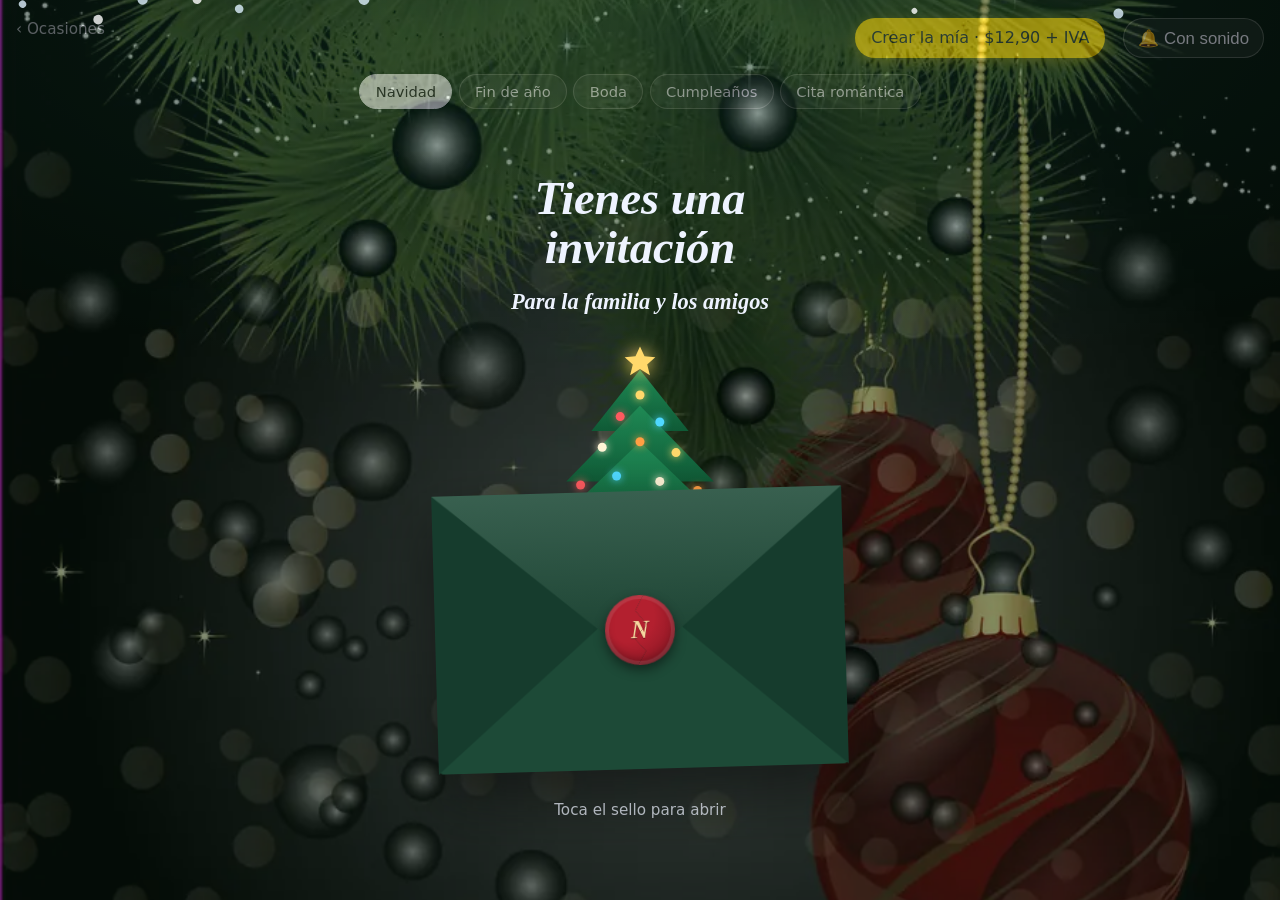
<file: invitacion/index.html>
<!doctype html>
<html lang="es">
<head>
<meta charset="utf-8">
<meta name="viewport" content="width=device-width,initial-scale=1,viewport-fit=cover">
<title>Invitaciones interactivas · Poseidón</title>
<meta name="description" content="Un sobre con sello que se rompe, cuenta regresiva, confirmación de asistencia y calendario. Ejemplo de invitación interactiva hecha por Poseidón.">
<meta name="theme-color" content="#08190f">
<meta http-equiv="Content-Security-Policy" content="default-src 'self'; script-src 'self'; style-src 'self' 'unsafe-inline' https://fonts.googleapis.com; font-src https://fonts.gstatic.com; img-src 'self' data: blob:; frame-src https://www.google.com; connect-src https://*.supabase.co; base-uri 'none'; form-action 'none'">
<link rel="canonical" href="https://insecret.poseidonmk.com/invitacion/">
<meta property="og:site_name" content="Poseidón">
<meta property="og:locale" content="es_EC">
<meta property="og:type" content="website">
<meta property="og:url" content="https://insecret.poseidonmk.com/invitacion/">
<meta property="og:title" content="✉️ Tienes una invitación">
<meta property="og:description" content="Invitaciones interactivas para cenas, bodas y cumpleaños. Hechas por Poseidón.">
<meta property="og:image" content="https://insecret.poseidonmk.com/assets/og-invitacion.jpg?v=2">
<meta property="og:image:width" content="1200">
<meta property="og:image:height" content="630">
<meta name="twitter:card" content="summary_large_image">
<link rel="icon" href="../assets/favicon.png">
<link rel="preconnect" href="https://fonts.googleapis.com">
<link rel="preconnect" href="https://fonts.gstatic.com" crossorigin>
<link href="https://fonts.googleapis.com/css2?family=Bodoni+Moda:ital,wght@0,500;1,500;1,700&family=Playfair+Display:ital,wght@1,600&family=Bricolage+Grotesque:wght@800&family=Fraunces:ital,opsz,wght@1,9..144,600&family=Italiana&family=Outfit:wght@400;500;600&display=swap" rel="stylesheet">
<link rel="stylesheet" href="invitacion.css?v=27">
<link rel="stylesheet" href="../css/afro.css?v=2">
</head>
<body data-theme="navidad">

<canvas id="fx" aria-hidden="true"></canvas>

<header class="bar">
  <div class="bar-top">
    <a class="back" href="../invitaciones/">‹ Ocasiones</a>
    <a class="topcta" id="topcta" href="../crear/">Crear la mía · $12,90 + IVA</a>
    <button type="button" class="snd" id="snd" aria-pressed="true" aria-label="Sonido activado">🔔 Con sonido</button>
  </div>
  <nav class="themes" aria-label="Elige la ocasión" id="themes">
    <button type="button" data-t="navidad" aria-pressed="true">Navidad</button>
    <button type="button" data-t="fin" aria-pressed="false">Fin de año</button>
    <button type="button" data-t="boda" aria-pressed="false">Boda</button>
    <button type="button" data-t="cumple" aria-pressed="false">Cumpleaños</button>
    <button type="button" data-t="cita" aria-pressed="false">Cita romántica</button>
  </nav>
</header>

<main>
  <!-- ESCENA 1: el sobre -->
  <section class="scene" id="scene-env" aria-label="Sobre cerrado">
    <h2 class="lead-big" id="lead-big">Tienes una invitación</h2>
    <p class="lead-in" id="to-line">Para ti</p>
    <div class="stage" id="stage">
      <div class="deco" id="deco" aria-hidden="true"></div>
      <div class="env-wrap">
        <div class="env" id="env">
          <div class="env-back"></div>
          <div class="env-letter" aria-hidden="true"><i></i><i></i><i></i></div>
          <div class="env-side l"></div><div class="env-side r"></div><div class="env-bottom"></div>
          <div class="flap"></div>
          <button type="button" class="seal" id="seal" aria-label="Romper el sello y abrir la invitación">
            <span class="half a"><b id="glyph-a">P</b></span><span class="half b"><b id="glyph-b">P</b></span>
          </button>
          <i class="sp s1"></i><i class="sp s2"></i><i class="sp s3"></i><i class="sp s4"></i>
        </div>
      </div>
    </div>
    <p class="hint" id="hint">Toca el sello para abrir</p>
  </section>

  <!-- ESCENA 2: la invitación -->
  <article class="card" id="card" hidden>
    <div class="hero-art" id="hero-art" aria-hidden="true"></div>
    <div class="cdeco" id="cdeco" aria-hidden="true"></div>
    <svg class="orn" id="orn" viewBox="0 0 320 90" aria-hidden="true"></svg>
    <div class="logo-wrap" id="logo-wrap" hidden><img class="brand-logo" id="brand-logo" alt="" hidden><svg class="hat" viewBox="0 0 64 58" aria-hidden="true"><path d="M7 46C9 20 28 3 52 10c-5 12 1 25 7 36z" fill="#d6283a"/><path d="M7 46C9 30 18 16 30 9c-6 10-8 24-6 37z" fill="#b01e2e" opacity=".55"/><rect x="3" y="43" width="58" height="11" rx="5.5" fill="#fff"/><circle cx="53" cy="9" r="7" fill="#fff"/></svg></div>
    <p class="host rv" id="c-host"></p>
    <h1 class="title" id="c-title"></h1>
    <p class="msg rv" id="c-msg"></p>
    <p class="sign rv" id="sign" hidden></p>

    <div class="when rv">
      <div class="when-day"><span id="c-dow"></span><strong id="c-num"></strong><span id="c-mon"></span></div>
      <div class="when-time"><strong id="c-time"></strong><span id="c-year"></span></div>
    </div>

    <div class="count rv" id="count" role="timer" aria-label="Cuenta regresiva">
      <div><b id="k-d">00</b><small>días</small></div>
      <div><b id="k-h">00</b><small>horas</small></div>
      <div><b id="k-m">00</b><small>min</small></div>
      <div><b id="k-s">00</b><small>seg</small></div>
    </div>

    <section class="toy rv" id="toy" aria-label="Interactivo"></section>

    <p class="tap-hint rv">Toca cada opción para ver más</p>
    <div class="tiles" id="tiles"></div>

    <div class="rsvp rv" id="rsvp">
      <h2 id="r-title">¿Nos acompañas?</h2>
      <div class="seg" role="group" aria-label="Tu respuesta" id="seg">
        <button type="button" id="yes" aria-pressed="false">Sí, voy</button>
        <button type="button" id="no" aria-pressed="false">No puedo</button>
      </div>
      <p class="dodge" id="dodge" hidden></p>
      <div class="guests" id="guests" hidden>
        <span>Personas</span>
        <button type="button" id="g-minus" aria-label="Una persona menos">−</button>
        <output id="g-n">1</output>
        <button type="button" id="g-plus" aria-label="Una persona más">+</button>
      </div>
      <label class="note-in" id="who-in" hidden><span>Tu nombre</span><input id="who" type="text" maxlength="60" autocomplete="name" placeholder="Para saber quién eres"></label>
      <label class="note-in" id="note-in" hidden><span>¿Alguna alergia o comentario?</span><input id="note" type="text" maxlength="80" placeholder="Opcional"></label>
      <p class="dodge err" id="rs-err" role="alert" hidden></p>
      <button type="button" class="send" id="send" disabled>Confirmar</button>
      <p class="done" id="done" hidden></p>
    </div>

    <div class="tools rv">
      <button type="button" id="ics">Agregar al calendario</button>
      <a id="map" target="_blank" rel="noopener noreferrer" href="#">Cómo llegar</a>
    </div>
      <div class="foot-art" id="foot-art" aria-hidden="true"></div>
      <div class="cdeco-b" id="cdeco-b" aria-hidden="true"></div>
  </article>

  <!-- Venta -->
  <section class="sell" id="sell">
    <h2>¿Te gustó? Haz la tuya en minutos.</h2>
    <p>Cada invitación se diseña con tu evento: tus nombres, tus colores, tu fecha y la confirmación de asistencia directo a tu WhatsApp.</p>
    <a class="cta" id="wa" target="_blank" rel="noopener noreferrer" href="#">Quiero mi invitación</a>
    <button type="button" class="again" id="again" hidden>Volver a cerrar el sobre</button>
    <a class="by" href="https://poseidonmk.com" target="_blank" rel="noopener"><img src="../assets/logo.png" alt="" width="30" height="30"><span>Hecho por <b>Poseidón</b><small>poseidonmk.com</small></span></a>
  </section>
</main>

<script src="../config.js?v=1"></script>
<script src="../js/pal.js?v=2"></script>
<script src="defaults.js?v=1"></script>
<script src="invitacion.js?v=32"></script>
<script src="../js/afrodita.js?v=1"></script>
</body>
</html>
</file>
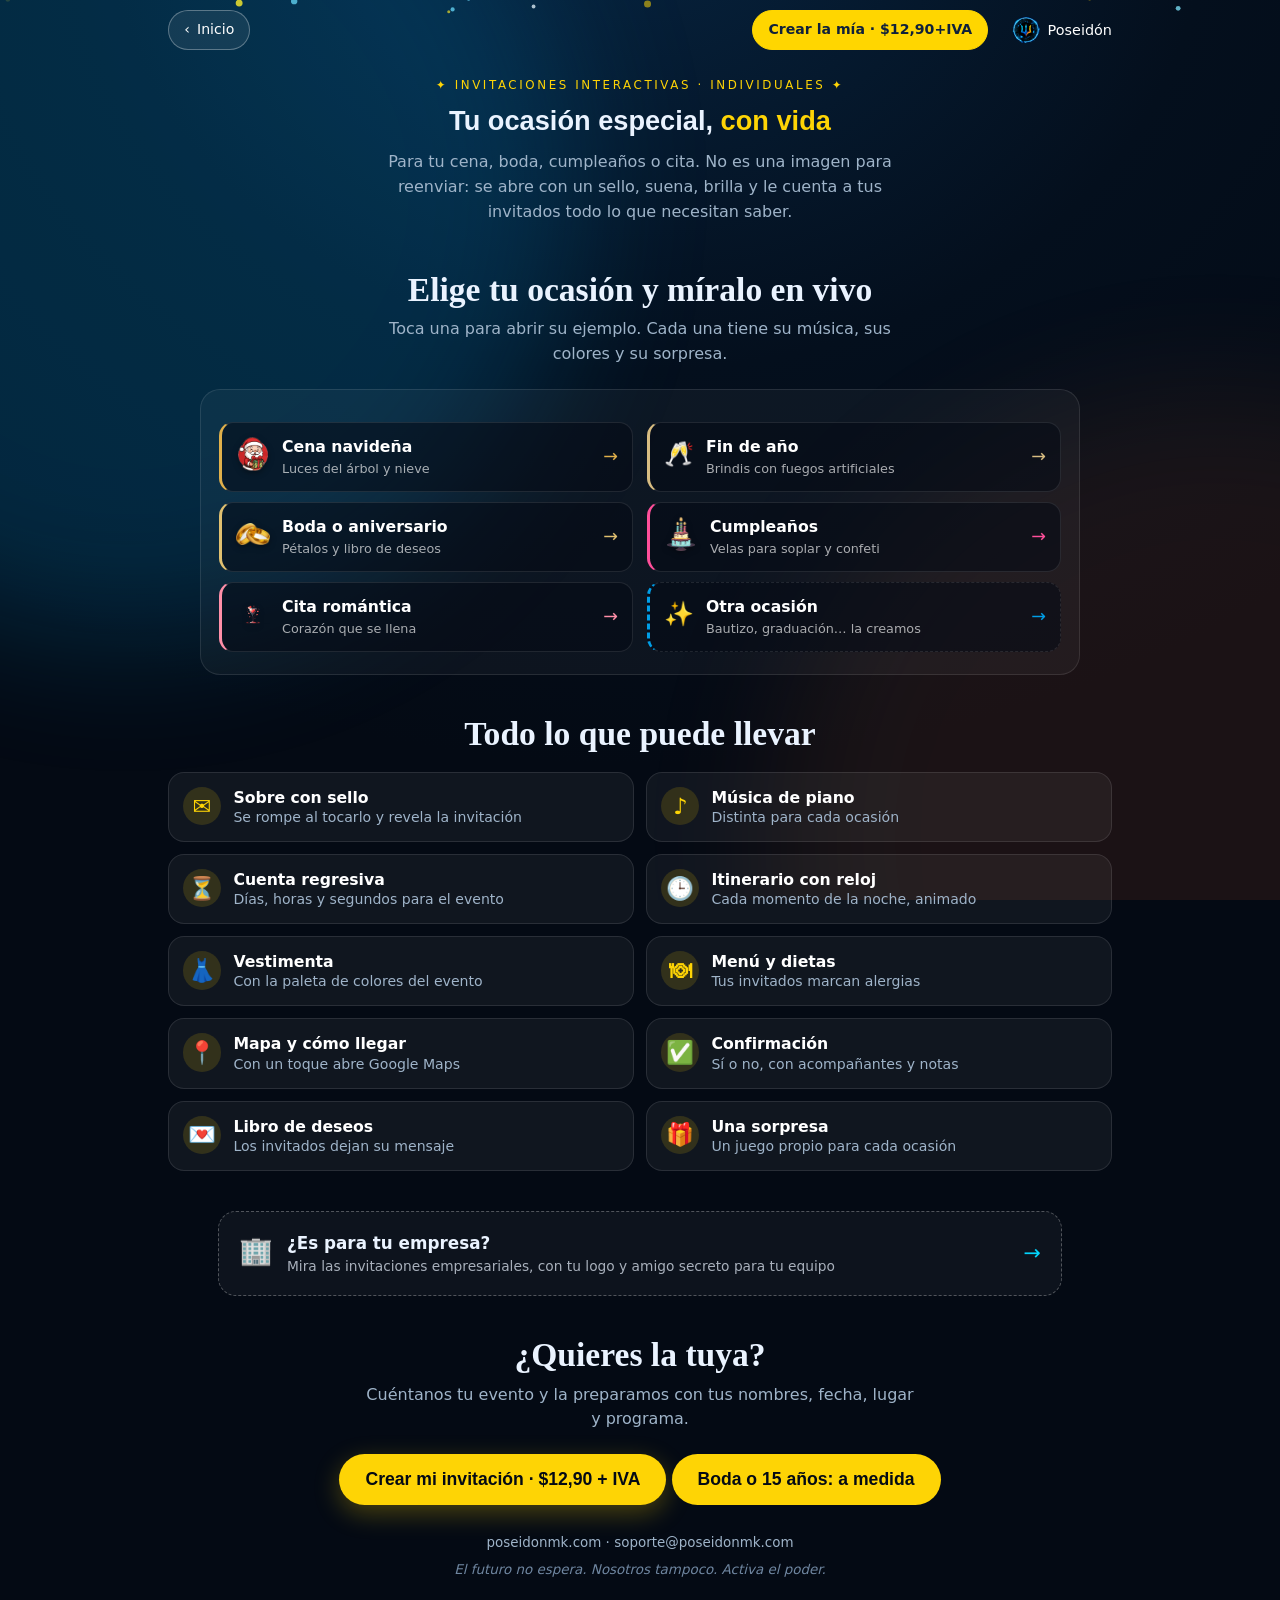
<file: invitaciones/index.html>
<!DOCTYPE html>
<html lang="es">
<head>
<meta charset="utf-8">
<meta name="viewport" content="width=device-width, initial-scale=1, viewport-fit=cover">
<title>Invitaciones interactivas individuales · Poseidón</title>
<meta name="description" content="Invitaciones personalizadas que se abren con un sello, suenan, brillan y piden confirmación. Para cenas, bodas, cumpleaños y más. Por Poseidón.">
<meta name="theme-color" content="#040a14">
<meta name="referrer" content="no-referrer">
<meta http-equiv="Content-Security-Policy" content="default-src 'self'; script-src 'self'; style-src 'self' 'unsafe-inline' https://fonts.googleapis.com; font-src https://fonts.gstatic.com; img-src 'self' data: blob:; connect-src 'self'; base-uri 'none'; form-action 'none'">
<link rel="canonical" href="https://insecret.poseidonmk.com/invitaciones/">
<meta property="og:site_name" content="Poseidón"><meta property="og:locale" content="es_EC"><meta property="og:type" content="website">
<meta property="og:url" content="https://insecret.poseidonmk.com/invitaciones/">
<meta property="og:title" content="Invitaciones interactivas · Poseidón">
<meta property="og:description" content="Tu invitación, con vida: sello, música, cuenta regresiva, itinerario y confirmación.">
<meta property="og:image" content="https://insecret.poseidonmk.com/assets/og-invitaciones.jpg?v=4">
<meta property="og:image:width" content="1200"><meta property="og:image:height" content="630">
<meta name="twitter:card" content="summary_large_image">
<link rel="icon" type="image/png" href="../assets/favicon.png">
<link rel="apple-touch-icon" href="../assets/icon-192.png">
<link rel="preconnect" href="https://fonts.googleapis.com"><link rel="preconnect" href="https://fonts.gstatic.com" crossorigin>
<link href="https://fonts.googleapis.com/css2?family=Outfit:wght@300;400;500;600;700&family=Playfair+Display:ital,wght@0,600;0,700;1,600&display=swap" rel="stylesheet">
<link rel="stylesheet" href="../css/landing.css?v=18">
<link rel="stylesheet" href="../css/afro.css?v=2">
</head>
<body class="sub">
<canvas id="fx" aria-hidden="true"></canvas>
<div class="aurora" aria-hidden="true"><i></i><i></i></div>
<header class="top"><a class="pill pill-back" href="../"><span aria-hidden="true">‹</span> Inicio</a><a class="pill pill-cta" href="../crear/">Crear la mía · $12,90+IVA</a><a class="by" href="https://poseidonmk.com" target="_blank" rel="noopener"><img src="../assets/logo.png" alt="" width="28" height="28"> Poseidón</a></header>
<main>
  <section class="hero hero-s">
    <p class="eyebrow">✦ Invitaciones interactivas · Individuales ✦</p>
    <h1>Tu ocasión especial, <em>con vida</em></h1>
    <p class="lead">Para tu cena, boda, cumpleaños o cita. No es una imagen para reenviar: se abre con un sello, suena, brilla y le cuenta a tus invitados todo lo que necesitan saber.</p>
  </section>
  <section class="block">
    <h2 class="h2c">Elige tu ocasión y míralo en vivo</h2>
    <p class="sub-l">Toca una para abrir su ejemplo. Cada una tiene su música, sus colores y su sorpresa.</p>
    <div class="col col-w"><div class="exgrid"><a class="ex" href="../invitacion/?t=navidad" style="--ac:#e0b04b"><span class="oi"><img src="../assets/deco/santa-head.webp" alt=""></span><span><b>Cena navideña</b><small>Luces del árbol y nieve</small></span><i>→</i></a><a class="ex" href="../invitacion/?t=fin" style="--ac:#d8bd82"><span class="oi">🥂</span><span><b>Fin de año</b><small>Brindis con fuegos artificiales</small></span><i>→</i></a><a class="ex" href="../invitacion/?t=boda" style="--ac:#e0c070"><span class="oi"><img src="../assets/deco/rings.webp" alt=""></span><span><b>Boda o aniversario</b><small>Pétalos y libro de deseos</small></span><i>→</i></a><a class="ex" href="../invitacion/?t=cumple" style="--ac:#ff4f9a"><span class="oi"><img src="../assets/deco/cake.webp" alt=""></span><span><b>Cumpleaños</b><small>Velas para soplar y confeti</small></span><i>→</i></a><a class="ex" href="../invitacion/?t=cita" style="--ac:#ff8fa8"><span class="oi"><img src="../assets/deco/heartglass.webp" alt=""></span><span><b>Cita romántica</b><small>Corazón que se llena</small></span><i>→</i></a><a class="ex ex-more" href="https://wa.me/593968520688?text=Hola%20Afrodita%20%F0%9F%91%8B%20quiero%20una%20invitaci%C3%B3n%20interactiva%20para%20otra%20ocasi%C3%B3n." target="_blank" rel="noopener" style="--ac:#009ee7"><span class="oi">✨</span><span><b>Otra ocasión</b><small>Bautizo, graduación… la creamos</small></span><i>→</i></a></div></div>
  </section>
  <section class="block">
    <h2 class="h2c">Todo lo que puede llevar</h2>
    <ul class="feat"><li><b aria-hidden="true">✉</b><span><strong>Sobre con sello</strong>Se rompe al tocarlo y revela la invitación</span></li><li><b aria-hidden="true">♪</b><span><strong>Música de piano</strong>Distinta para cada ocasión</span></li><li><b aria-hidden="true">⏳</b><span><strong>Cuenta regresiva</strong>Días, horas y segundos para el evento</span></li><li><b aria-hidden="true">🕒</b><span><strong>Itinerario con reloj</strong>Cada momento de la noche, animado</span></li><li><b aria-hidden="true">👗</b><span><strong>Vestimenta</strong>Con la paleta de colores del evento</span></li><li><b aria-hidden="true">🍽</b><span><strong>Menú y dietas</strong>Tus invitados marcan alergias</span></li><li><b aria-hidden="true">📍</b><span><strong>Mapa y cómo llegar</strong>Con un toque abre Google Maps</span></li><li><b aria-hidden="true">✅</b><span><strong>Confirmación</strong>Sí o no, con acompañantes y notas</span></li><li><b aria-hidden="true">💌</b><span><strong>Libro de deseos</strong>Los invitados dejan su mensaje</span></li><li><b aria-hidden="true">🎁</b><span><strong>Una sorpresa</strong>Un juego propio para cada ocasión</span></li></ul>
  </section>
  <section class="block xlink"><a class="x-card" href="../empresas/"><span class="oi">🏢</span><span><b>¿Es para tu empresa?</b><small>Mira las invitaciones empresariales, con tu logo y amigo secreto para tu equipo</small></span><i>→</i></a></section>
  <section class="block final">
    <h2 class="h2c">¿Quieres la tuya?</h2>
    <p class="sub-l">Cuéntanos tu evento y la preparamos con tus nombres, fecha, lugar y programa.</p>
    <a class="btn btn-gold btn-l" href="../crear/">Crear mi invitación · $12,90 + IVA</a> <a class="btn btn-l" href="https://wa.me/593968520688?text=Hola%20Afrodita%20%F0%9F%91%8B%20quiero%20una%20invitaci%C3%B3n%20de%20boda%20o%20quince%20a%C3%B1os%20a%20medida." target="_blank" rel="noopener">Boda o 15 años: a medida</a>
  </section>
</main>
<footer><a href="https://poseidonmk.com" target="_blank" rel="noopener">poseidonmk.com</a> · <a href="mailto:soporte@poseidonmk.com">soporte@poseidonmk.com</a><p class="slogan">El futuro no espera. Nosotros tampoco. Activa el poder.</p></footer>
<script src="../js/landing.js?v=2"></script>
<script src="../js/afrodita.js?v=1"></script>
</body>
</html>
</file>
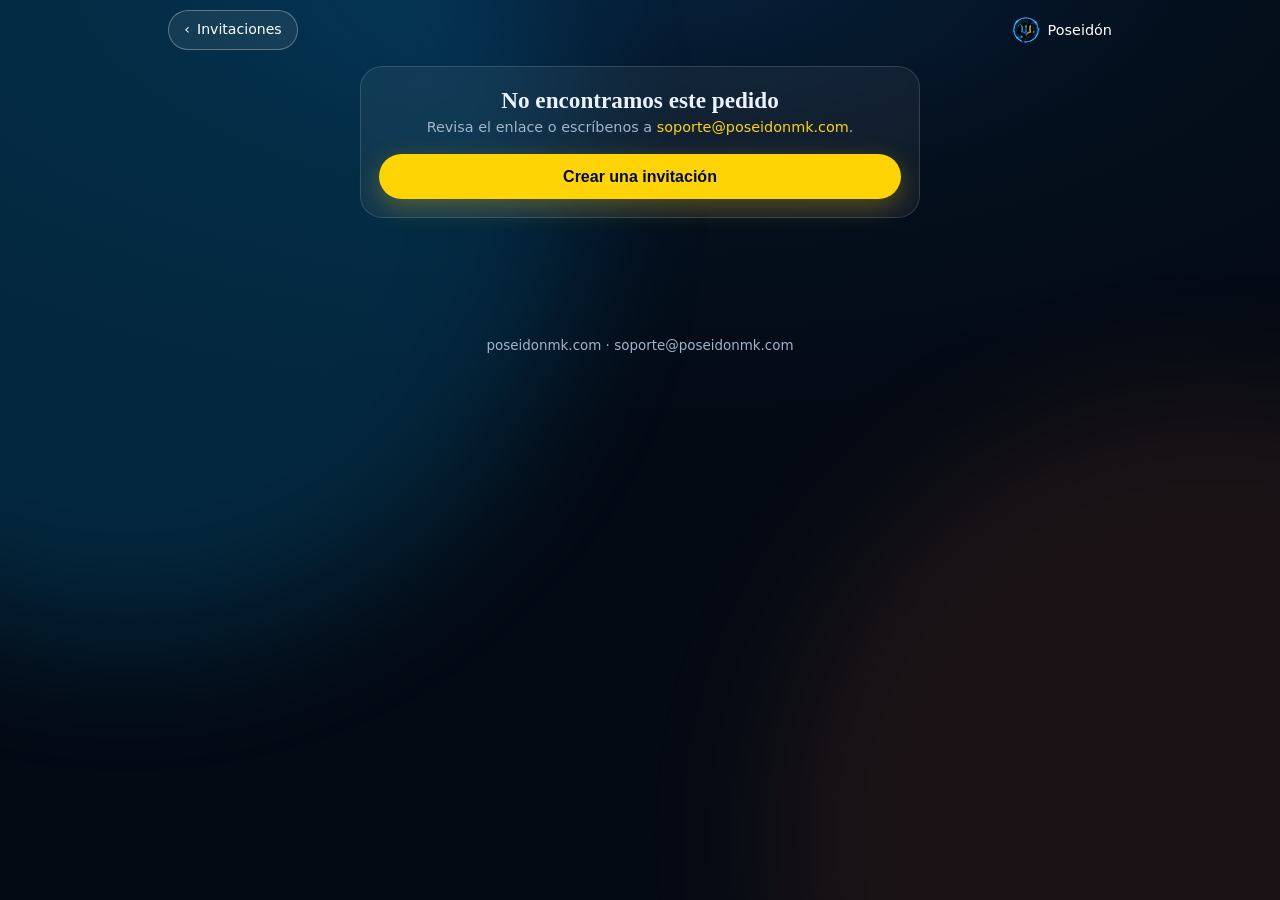
<file: pedido/index.html>
<!DOCTYPE html>
<html lang="es">
<head>
<meta charset="utf-8">
<meta name="viewport" content="width=device-width, initial-scale=1, viewport-fit=cover">
<title>Tu pedido · Poseidón</title>
<meta name="robots" content="noindex,nofollow">
<meta name="theme-color" content="#040a14">
<meta name="referrer" content="no-referrer">
<meta http-equiv="Content-Security-Policy" content="default-src 'self'; script-src 'self'; style-src 'self' 'unsafe-inline' https://fonts.googleapis.com; font-src https://fonts.gstatic.com; img-src 'self' data: blob:; frame-src 'self'; connect-src 'self' https://qhzswvfdnjnftjuyxcnn.supabase.co; base-uri 'none'; form-action 'none'">
<link rel="icon" type="image/png" href="../assets/favicon.png">
<link rel="apple-touch-icon" href="../assets/icon-192.png">
<link rel="preconnect" href="https://fonts.googleapis.com"><link rel="preconnect" href="https://fonts.gstatic.com" crossorigin>
<link href="https://fonts.googleapis.com/css2?family=Outfit:wght@300;400;500;600;700&family=Playfair+Display:ital,wght@0,600;0,700;1,600&display=swap" rel="stylesheet">
<link rel="stylesheet" href="../css/landing.css?v=18">
<link rel="stylesheet" href="../css/crear.css?v=9">
<link rel="stylesheet" href="../css/afro.css?v=2">
</head>
<body class="sub" data-mode="order">
<div class="aurora" aria-hidden="true"><i></i><i></i></div>
<header class="top"><a class="pill pill-back" href="../invitaciones/"><span aria-hidden="true">‹</span> Invitaciones</a><a class="by" href="https://poseidonmk.com" target="_blank" rel="noopener"><img src="../assets/logo.png" alt="" width="28" height="28"> Poseidón</a></header>
<main class="cr-wrap">
  <section class="panel ok-card" id="st-wait">
    <div class="spin" aria-hidden="true"></div>
    <h2>Revisando tu pedido…</h2>
  </section>

  <section class="panel ok-card" id="st-pay" hidden>
    <p class="eyebrow">Último paso</p>
    <h2 class="big">Paga y recibe tu invitación</h2>
    <p class="why" id="pay-title"></p>
    <div class="sum"><div class="tot"><span>Total a pagar</span><b id="pay-amt">–</b></div></div>
    <a class="btn btn-gold btn-l" id="pay-go" target="_blank" rel="noopener noreferrer" href="#">Pagar con PayPhone</a>
    <div class="callout" role="note"><b>⚠️ Importante</b><span>PayPhone se abre en otra pestaña. Cuando termines de pagar, <u>vuelve a esta pantalla</u>: se actualiza sola y aparecen tus enlaces. También te los enviamos a tu correo.</span></div>
    <div class="spin" aria-hidden="true" style="margin-top:18px;width:30px;height:30px;border-width:3px"></div>
    <p class="safe" id="pay-wait">Esperando tu pago…</p>
    <p class="safe" id="pay-late" hidden>¿Ya pagaste y no cambia? Puede tardar un par de minutos. Revisa tu correo o escríbenos a <a href="mailto:soporte@poseidonmk.com" style="color:var(--oro)">soporte@poseidonmk.com</a> con tu código <b id="pay-code"></b>.</p>
  </section>

  <section class="panel ok-card" id="st-ok" hidden>
    <p class="eyebrow">¡Pago recibido!</p>
    <h2 class="big">Tu invitación está lista 🎉</h2>
    <p class="why" id="ok-title"></p>
    <div class="lnk"><b>💌 Para tus invitados</b><small>Compártela por WhatsApp o donde quieras.</small><div class="in"><input id="l-inv" readonly><button type="button" data-cp="l-inv">Copiar</button></div></div>
    <div class="lnk"><b>📋 Tu panel privado</b><small>Aquí ves quién confirmó, con cuántas personas y sus mensajes. No lo compartas.</small><div class="in"><input id="l-host" readonly><button type="button" data-cp="l-host">Copiar</button></div></div>
    <div class="lnk"><b>✏️ Editar</b><small>Hasta 5 cambios, hasta el día del evento.</small><div class="in"><input id="l-edit" readonly><button type="button" data-cp="l-edit">Copiar</button></div></div>
    <div class="share" id="share" hidden>
      <b class="sh-t">📣 Para enviar a tus invitados</b>
      <small>Ya te dejamos todo listo: una imagen bonita y un mensaje para pegar en tu grupo de WhatsApp.</small>
      <canvas id="card" width="1080" height="1350" aria-label="Imagen de tu invitación para compartir"></canvas>
      <textarea id="msg" readonly rows="8" aria-label="Mensaje para tus invitados"></textarea>
      <div class="sh-b"><button type="button" class="btn btn-gold" id="dl-img">⬇️ Descargar imagen</button><button type="button" class="btn btn-line" id="cp-msg">📋 Copiar mensaje</button><button type="button" class="btn btn-gold" id="sh-img" hidden>📲 Compartir imagen + mensaje</button></div>
    </div>
    <div class="nav"><a class="btn btn-line" id="ok-view" target="_blank" rel="noopener" href="#">Ver mi invitación</a><a class="btn btn-gold" id="ok-wa" target="_blank" rel="noopener noreferrer" href="#">Compartir por WhatsApp</a></div>
    <p class="safe">Te enviamos estos mismos enlaces a tu correo. Guárdalo.</p>
  </section>

  <section class="panel ok-card" id="st-bad" hidden>
    <h2>No encontramos este pedido</h2>
    <p class="why">Revisa el enlace o escríbenos a <a href="mailto:soporte@poseidonmk.com" style="color:var(--oro)">soporte@poseidonmk.com</a>.</p>
    <div class="nav"><a class="btn btn-gold" href="../crear/">Crear una invitación</a></div>
  </section>
</main>
<footer><a href="https://poseidonmk.com" target="_blank" rel="noopener">poseidonmk.com</a> · <a href="mailto:soporte@poseidonmk.com">soporte@poseidonmk.com</a></footer>
<div class="toast" id="toast" hidden></div>
<script src="../config.js?v=1"></script>
<script src="../js/pal.js?v=2"></script>
<script src="../js/pedido.js?v=8"></script>
<script src="../js/afrodita.js?v=1"></script>
</body>
</html>
</file>
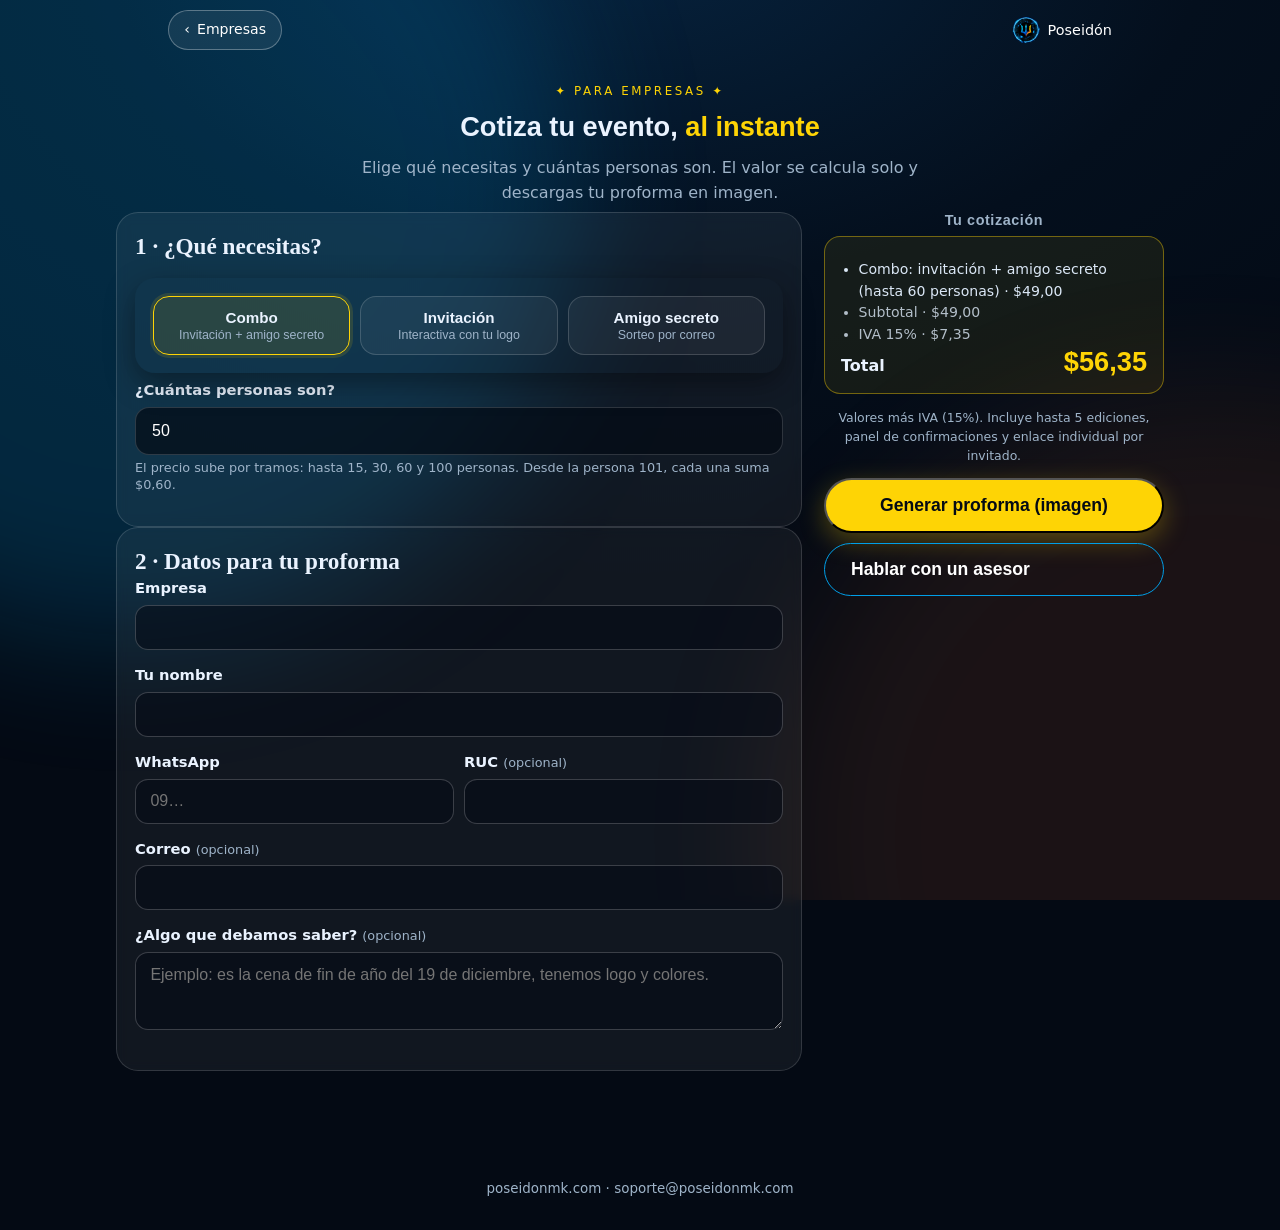
<file: empresas/cotizar/index.html>
<!DOCTYPE html>
<html lang="es">
<head>
<meta charset="utf-8">
<meta name="viewport" content="width=device-width, initial-scale=1, viewport-fit=cover">
<title>Cotiza tu evento de empresa · Poseidón</title>
<meta name="description" content="Calcula al instante el valor de la invitación interactiva y el amigo secreto para tu empresa y descarga tu proforma.">
<meta name="theme-color" content="#040a14">
<meta name="referrer" content="no-referrer">
<meta http-equiv="Content-Security-Policy" content="default-src 'self'; script-src 'self'; style-src 'self' 'unsafe-inline' https://fonts.googleapis.com; font-src https://fonts.gstatic.com; img-src 'self' data: blob:; connect-src 'self' https://qhzswvfdnjnftjuyxcnn.supabase.co; base-uri 'none'; form-action 'none'">
<link rel="canonical" href="https://insecret.poseidonmk.com/empresas/cotizar/">
<link rel="icon" type="image/png" href="../../assets/favicon.png">
<link rel="preconnect" href="https://fonts.googleapis.com"><link rel="preconnect" href="https://fonts.gstatic.com" crossorigin>
<link href="https://fonts.googleapis.com/css2?family=Outfit:wght@300;400;500;600;700&family=Playfair+Display:ital,wght@0,600;0,700;1,600&display=swap" rel="stylesheet">
<link rel="stylesheet" href="../../css/landing.css?v=18">
<link rel="stylesheet" href="../../css/crear.css?v=8">
</head>
<body class="sub" data-mode="buy">
<div class="aurora" aria-hidden="true"><i></i><i></i></div>
<header class="top"><a class="pill pill-back" href="../"><span aria-hidden="true">‹</span> Empresas</a><a class="by" href="https://poseidonmk.com" target="_blank" rel="noopener"><img src="../../assets/logo.png" alt="" width="28" height="28"> Poseidón</a></header>
<main class="cr-wrap">
  <section class="hero hero-s">
    <p class="eyebrow">✦ Para empresas ✦</p>
    <h1>Cotiza tu evento, <em>al instante</em></h1>
    <p class="lead">Elige qué necesitas y cuántas personas son. El valor se calcula solo y descargas tu proforma en imagen.</p>
  </section>
  <div class="cr">
    <div>
      <section class="panel">
        <h2>1 · ¿Qué necesitas?</h2>
        <div class="occ occ3" id="kind" role="group" aria-label="Servicio">
          <button type="button" data-k="combo" aria-pressed="true"><b>Combo</b><small>Invitación + amigo secreto</small></button>
          <button type="button" data-k="inv" aria-pressed="false"><b>Invitación</b><small>Interactiva con tu logo</small></button>
          <button type="button" data-k="ami" aria-pressed="false"><b>Amigo secreto</b><small>Sorteo por correo</small></button>
        </div>
        <label class="fld"><span>¿Cuántas personas son?</span><input type="number" id="n" min="1" max="500" value="50" inputmode="numeric"><small id="n-help">Hasta 100 personas el valor base ya está incluido.</small></label>
      </section>
      <section class="panel">
        <h2>2 · Datos para tu proforma</h2>
        <label class="fld"><span>Empresa</span><input type="text" id="c-co" maxlength="80" autocomplete="organization"></label>
        <label class="fld"><span>Tu nombre</span><input type="text" id="c-name" maxlength="80" autocomplete="name"></label>
        <div class="row2"><label class="fld"><span>WhatsApp</span><input type="tel" id="c-tel" maxlength="20" autocomplete="tel" placeholder="09…"></label><label class="fld"><span>RUC <i>(opcional)</i></span><input type="text" id="c-ruc" maxlength="13" inputmode="numeric"></label></div>
        <label class="fld"><span>Correo <i>(opcional)</i></span><input type="email" id="c-mail" maxlength="120" autocomplete="email"></label>
        <label class="fld"><span>¿Algo que debamos saber? <i>(opcional)</i></span><textarea id="c-note" maxlength="300" placeholder="Ejemplo: es la cena de fin de año del 19 de diciembre, tenemos logo y colores."></textarea></label>
        <div class="hp" aria-hidden="true"><label>No llenar<input type="text" id="c-web" tabindex="-1" autocomplete="off"></label></div>
        <p class="err" id="e" hidden></p>
      </section>
    </div>
    <aside class="qt" id="q">
      <h3>Tu cotización</h3>
      <div class="sum"><ul id="q-rows"></ul><div class="tot"><span>Total</span><b id="q-tot">$0,00</b></div></div>
      <p class="pv-hint" id="q-note" style="display:block"></p>
      <button type="button" class="btn btn-gold btn-l" id="make" style="width:100%;margin-top:12px">Generar proforma (imagen)</button>
      <a class="btn btn-line btn-l" id="wa" target="_blank" rel="noopener" href="#" style="width:100%;margin-top:10px">Hablar con un asesor</a>
    </aside>
  </div>
  <section class="panel ok-card" id="out" hidden>
    <p class="eyebrow">Tu proforma está lista</p>
    <img id="img" alt="Proforma" style="width:100%;max-width:560px;border-radius:14px;margin:12px auto;display:block">
    <a class="btn btn-gold btn-l" id="pay" target="_blank" rel="noopener noreferrer" href="#">Pagar ahora con PayPhone</a>
    <a class="btn btn-line btn-l" id="dl" download="proforma-poseidon.png" href="#" style="margin-top:10px">Descargar imagen</a>
    <div class="callout" role="note"><b>¿Y ahora qué?</b><span>1. Paga con el botón amarillo si ya estás decidido (IVA incluido en el total). 2. Apenas se confirme tu pago, un asesor de Poseidón te escribe por WhatsApp al número que indicaste: te pide el logo, los colores, la fecha, el lugar y la lista de personas, y arma tu invitación contigo. No tienes que escribirle a nadie. <u id="st-line">Esperando tu pago…</u></span></div>
  </section>
</main>
<footer><a href="https://poseidonmk.com" target="_blank" rel="noopener">poseidonmk.com</a> · <a href="mailto:soporte@poseidonmk.com">soporte@poseidonmk.com</a></footer>
<script src="../../config.js?v=1"></script>
<script src="../../js/cotizar.js?v=8"></script>
</body>
</html>
</file>
<file: css/landing.css>
:root{--azul:#009ee7;--cian:#02d4fc;--prof:#00369f;--oro:#fed405;--nar:#e6682b;--neg:#040a14;--tx:#eaf3ff;--soft:#9fb4c9}
*{box-sizing:border-box;margin:0}
html{-webkit-text-size-adjust:100%}
body{min-height:100vh;min-height:100dvh;background:radial-gradient(120% 80% at 50% -10%,#0a2a66 0%,#06142f 45%,var(--neg) 80%);color:var(--tx);font:400 1rem/1.55 'Outfit',system-ui,sans-serif;overflow-x:hidden;padding-bottom:env(safe-area-inset-bottom)}
a{color:inherit;text-decoration:none}
:focus-visible{outline:3px solid var(--cian);outline-offset:3px;border-radius:12px}
#fx{position:fixed;inset:0;width:100%;height:100%;pointer-events:none;z-index:0}
.aurora{position:fixed;inset:0;pointer-events:none;z-index:0;overflow:hidden}
.aurora i{position:absolute;width:70vmax;height:70vmax;border-radius:50%;filter:blur(70px);opacity:.28;animation:drift 18s ease-in-out infinite alternate}
.aurora i:nth-child(1){background:var(--azul);left:-25vmax;top:-20vmax}
.aurora i:nth-child(2){background:var(--oro);opacity:.12;right:-30vmax;bottom:-30vmax;animation-delay:-8s}
@keyframes drift{to{transform:translate(8vmax,6vmax) scale(1.15)}}
.top,main,footer{position:relative;z-index:1}
.top{display:flex;align-items:center;flex-wrap:wrap;gap:.6rem .9rem;padding:14px 18px 0;max-width:980px;margin:0 auto}
.brand{display:flex;align-items:center;gap:.55rem;font-weight:600;font-size:1.15rem}
.brand img{border-radius:10px}
.by{font-size:.82rem;color:var(--soft);margin-right:auto}
.by:hover{color:var(--oro)}
.pill{display:inline-flex;align-items:center;gap:.45rem;font-size:.88rem;font-weight:500;padding:.5rem .95rem;border-radius:999px;border:1px solid var(--cian);color:var(--cian);background:rgba(2,212,252,.08);transition:transform .2s,background .2s}
.pill:hover{transform:translateY(-1px);background:rgba(2,212,252,.18)}
.badge{background:var(--oro);color:var(--neg);border-radius:999px;font-size:.75rem;min-width:1.35rem;height:1.35rem;display:inline-grid;place-items:center;padding:0 .3rem}
.hero{text-align:center;padding:30px 20px 8px;max-width:760px;margin:0 auto}
.eyebrow{letter-spacing:.22em;text-transform:uppercase;font-size:.74rem;color:var(--oro);margin-bottom:10px}
h1{font:700 clamp(2rem,7.5vw,3.4rem)/1.08 'Playfair Display',Georgia,serif}
h1 em{font-style:italic;background:linear-gradient(100deg,var(--cian),#fff 40%,var(--oro) 70%,var(--cian));background-size:220% 100%;-webkit-background-clip:text;background-clip:text;color:transparent;animation:shine 6s linear infinite}
@keyframes shine{to{background-position:-220% 0}}
.lead{color:var(--soft);margin-top:10px}
.doors{display:grid;gap:18px;padding:22px 18px 6px;max-width:980px;margin:0 auto;perspective:1000px}
@media(min-width:760px){.doors{grid-template-columns:1fr 1fr;gap:24px;padding-top:30px}}
.door{position:relative;display:flex;flex-direction:column;border-radius:24px;padding:20px 20px 22px;overflow:hidden;transform:rotateX(var(--rx,0)) rotateY(var(--ry,0));transition:transform .25s ease-out,box-shadow .3s;will-change:transform;opacity:0;animation:rise .9s cubic-bezier(.2,.8,.2,1) forwards}
.door-gold{animation-delay:.18s}
@keyframes rise{from{opacity:0;transform:translateY(30px) scale(.96)}to{opacity:1;transform:none}}
.door::after{content:"";position:absolute;inset:0;border-radius:inherit;background:linear-gradient(115deg,transparent 35%,rgba(255,255,255,.18) 50%,transparent 65%);transform:translateX(-120%);animation:sweep 5s ease-in-out infinite;pointer-events:none}
.door-gold::after{animation-delay:2.2s}
@keyframes sweep{0%,60%{transform:translateX(-120%)}100%{transform:translateX(120%)}}
.door-blue{background:linear-gradient(150deg,#0a4fd1 0%,var(--prof) 60%,#001d63 100%);border:1px solid var(--azul);box-shadow:0 18px 50px rgba(0,158,231,.3)}
.door-gold{background:linear-gradient(150deg,#3a2c00 0%,#1d1600 70%);border:1px solid var(--oro);box-shadow:0 18px 50px rgba(254,212,5,.2)}
.door:hover{box-shadow:0 24px 70px rgba(0,158,231,.5)}
.door-gold:hover{box-shadow:0 24px 70px rgba(254,212,5,.38)}
.tag{align-self:flex-end;font-size:.76rem;font-weight:600;border-radius:999px;padding:.25rem .75rem}
.tag-gold{background:var(--oro);color:var(--neg)}
.tag-line{border:1px solid var(--oro);color:var(--oro)}
.art{height:150px;display:grid;place-items:center;margin:-6px 0 4px}
.art svg{height:100%;width:auto;overflow:visible}
.door h2{font:700 1.5rem/1.15 'Playfair Display',Georgia,serif;margin-bottom:6px}
.door p{color:#d4e4fb;font-size:.98rem;margin-bottom:16px}
.door-gold p{color:#efe3ad}
.go{margin-top:auto;display:flex;justify-content:center;gap:.5rem;font-weight:600;padding:.8rem 1rem;border-radius:999px;background:var(--azul);color:#fff;transition:gap .25s}
.door-gold .go{background:var(--oro);color:var(--neg)}
.door:hover .go{gap:.9rem}
.go i{font-style:normal}
/* regalo */
.gift .lid{transform-box:fill-box;transform-origin:0 100%;animation:lid 4.2s ease-in-out infinite}
@keyframes lid{0%,55%,100%{transform:none}62%{transform:translate(-6px,-26px) rotate(-18deg)}82%{transform:translate(-6px,-26px) rotate(-18deg)}90%{transform:none}}
.gift .q{font:700 34px 'Playfair Display',serif;fill:var(--prof);animation:qb 4.2s ease-in-out infinite;transform-box:fill-box;transform-origin:center}
@keyframes qb{0%,55%,100%{transform:none}70%{transform:scale(1.3) rotate(-8deg)}}
.gift .n{font:600 13px 'Outfit',sans-serif;fill:#fff;opacity:0;animation:nm 4.2s ease-in-out infinite}
.gift .n2{animation-delay:.15s}.gift .n3{animation-delay:.3s}.gift .n4{animation-delay:.45s}
@keyframes nm{0%,56%{opacity:0;transform:translateY(24px)}68%,84%{opacity:1;transform:none}96%,100%{opacity:0;transform:translateY(-8px)}}
.gift .n{transform-box:fill-box}
/* sobre */
.env .flap{transform-box:fill-box;transform-origin:50% 0;animation:flap 5s ease-in-out infinite}
@keyframes flap{0%,40%,100%{transform:none}50%,80%{transform:scaleY(-1)}}
.env .letter{animation:let 5s ease-in-out infinite}
@keyframes let{0%,40%,100%{transform:none}55%,80%{transform:translateY(-30px)}}
.env .seal,.env .flap + circle,.env circle.seal{animation:seal 5s ease-in-out infinite;transform-box:fill-box;transform-origin:center}
@keyframes seal{0%,38%,100%{transform:scale(1);opacity:1}46%,82%{transform:scale(0);opacity:0}}
.env path[fill="#a8761a"]{animation:seal 5s ease-in-out infinite;transform-box:fill-box;transform-origin:center}
.trust{list-style:none;display:flex;flex-wrap:wrap;justify-content:center;gap:.6rem 1.4rem;padding:22px 18px 6px;font-size:.88rem;color:var(--soft);max-width:980px;margin:0 auto;position:relative;z-index:1}
.trust li::before{content:"✦";color:var(--oro);margin-right:.45rem}
footer{text-align:center;padding:18px 18px 30px;font-size:.84rem;color:var(--soft)}
footer a:hover{color:var(--oro)}
.slogan{margin-top:6px;font-style:italic;color:#6f86a0}
@media (prefers-reduced-motion:reduce){*{animation:none!important;transition:none!important}.door{opacity:1}}
.badge[hidden]{display:none}
.art{display:flex;justify-content:center;align-items:center;height:150px;flex:none}
.art svg{height:150px;width:195px;max-width:100%;flex:none}

/* ===== v3: colores del logo (negro, azul eléctrico, ámbar) ===== */
body{background:radial-gradient(110% 70% at 50% -5%,#06223d 0%,#040f1d 40%,#040a14 75%)}
.aurora i:nth-child(1){background:#009ee7;opacity:.2}
.aurora i:nth-child(2){background:#e6682b;opacity:.1}
.top{justify-content:space-between;padding-top:14px}
.hero{padding:10px 20px 6px}
.logo-big{position:relative;display:grid;place-items:center;width:min(62vw,250px);aspect-ratio:1;margin:6px auto 4px;animation:float 6s ease-in-out infinite}
.logo-big img{position:relative;width:100%;height:100%;border-radius:50%;filter:drop-shadow(0 0 28px rgba(0,158,231,.6))}
.logo-big .halo{position:absolute;inset:-14%;border-radius:50%;background:radial-gradient(circle,rgba(0,158,231,.35),rgba(230,104,43,.12) 55%,transparent 70%);animation:halo 3.6s ease-in-out infinite}
@keyframes float{50%{transform:translateY(-8px)}}
@keyframes halo{50%{transform:scale(1.12);opacity:.7}}
.wordmark{font:700 clamp(2.4rem,11vw,4.4rem)/1 'Outfit',sans-serif;letter-spacing:.2em;padding-left:.2em;background:linear-gradient(100deg,#009ee7 10%,#02d4fc 35%,#fff 50%,#fed405 68%,#e6682b 90%);background-size:220% 100%;-webkit-background-clip:text;background-clip:text;color:transparent;animation:shine 7s linear infinite;margin-top:4px}
.hero h1{font:600 clamp(1.15rem,4.4vw,1.7rem)/1.25 'Outfit',sans-serif;margin-top:8px;color:#eaf3ff}
.hero h1 em{font-style:normal;background:none;color:var(--oro);-webkit-text-fill-color:var(--oro);animation:none}
.hero .lead{max-width:560px;margin:12px auto 0}
.cta-row{display:flex;flex-wrap:wrap;gap:12px;justify-content:center;margin-top:20px}
.btn{display:inline-flex;align-items:center;justify-content:center;font:600 1rem 'Outfit',sans-serif;padding:.85rem 1.5rem;border-radius:999px;transition:transform .2s,filter .2s}
.btn:hover{transform:translateY(-2px);filter:brightness(1.08)}
.btn-gold{background:var(--oro);color:var(--neg);box-shadow:0 8px 26px rgba(254,212,5,.28)}
.btn-line{border:1.5px solid var(--azul);color:#fff}
.btn-l{font-size:1.1rem;padding:1rem 1.8rem}
.areas{list-style:none;display:flex;flex-wrap:wrap;gap:.5rem;justify-content:center;margin-top:18px;padding:0}
.areas li{font-size:.8rem;letter-spacing:.06em;color:var(--cian);border:1px solid rgba(2,212,252,.35);border-radius:999px;padding:.25rem .8rem}
.mini-head{text-align:center;padding:38px 20px 0}
.mini-head h2,.h2c{font:700 clamp(1.5rem,5.5vw,2.1rem)/1.15 'Playfair Display',Georgia,serif;text-align:center}
.mini-head h2 em{color:var(--oro)}
.door-blue{background:linear-gradient(160deg,#071a2e 0%,#040a14 100%);border:1px solid var(--azul);box-shadow:0 14px 44px rgba(0,158,231,.28),inset 0 0 40px rgba(0,158,231,.08)}
.door-gold{background:linear-gradient(160deg,#1f1405 0%,#0a0703 100%);border:1px solid var(--oro);box-shadow:0 14px 44px rgba(254,212,5,.18),inset 0 0 40px rgba(254,212,5,.05)}
.door h3{font:700 1.5rem/1.15 'Playfair Display',Georgia,serif;margin-bottom:6px}
.door p{color:#c9d8ea}.door-gold p{color:#ecdfb0}
.tag-blue{background:var(--azul);color:#fff}
.door-blue .go{background:linear-gradient(100deg,var(--azul),var(--cian));color:var(--neg)}
.gift .q{fill:var(--neg)}
/* páginas internas */
.sub .top{align-items:center}
.pill-back{border-color:rgba(255,255,255,.3);color:#fff;background:rgba(255,255,255,.07)}
.sub .by{display:flex;align-items:center;gap:.45rem;margin:0;font-size:.9rem;color:#fff}
.sub .by img{border-radius:50%}
.hero-s{padding-top:26px}
.block{max-width:980px;margin:0 auto;padding:40px 18px 0;position:relative;z-index:1}
.sub-l{text-align:center;color:var(--soft);margin:8px auto 18px;max-width:560px}
.feat{list-style:none;padding:0;display:grid;gap:10px;margin-top:20px;grid-template-columns:repeat(2,minmax(0,1fr))}
@media(min-width:760px){.feat{grid-template-columns:repeat(2,minmax(0,1fr));gap:12px}}
.feat li{display:flex;gap:12px;align-items:flex-start;padding:14px;border-radius:16px;background:rgba(255,255,255,.05);border:1px solid rgba(255,255,255,.1)}
.feat b{font-size:1.4rem;width:2.4rem;height:2.4rem;flex:none;border-radius:50%;display:grid;place-items:center;background:rgba(254,212,5,.14);color:var(--oro)}
.feat span{display:block;font-size:.88rem;color:var(--soft);line-height:1.35}
.feat strong{display:block;font-size:.98rem;color:#fff;font-weight:600}
.occs{display:grid;gap:14px;grid-template-columns:1fr}
@media(min-width:560px){.occs{grid-template-columns:repeat(2,minmax(0,1fr))}}
@media(min-width:900px){.occs{grid-template-columns:repeat(3,minmax(0,1fr))}}
.occ{position:relative;display:flex;flex-direction:column;gap:4px;padding:18px;border-radius:20px;background:linear-gradient(160deg,color-mix(in srgb,var(--bg) 70%,#000),#050b16);border:1px solid var(--ac);box-shadow:0 10px 30px rgba(0,0,0,.4);transition:transform .25s,box-shadow .25s;overflow:hidden}
.occ:hover{transform:translateY(-4px);box-shadow:0 16px 40px color-mix(in srgb,var(--ac) 40%,transparent)}
.oi{font-size:2.2rem;line-height:1;margin-bottom:6px;display:inline-block;animation:bob 3.2s ease-in-out infinite}
.occ:nth-child(2n) .oi{animation-delay:-1.2s}.occ:nth-child(3n) .oi{animation-delay:-2.1s}
@keyframes bob{50%{transform:translateY(-6px) rotate(-6deg)}}
.occ h3{font:700 1.25rem/1.2 'Playfair Display',Georgia,serif}
.occ p{color:#cfdcec;font-size:.92rem;margin:0}
.go-s{margin-top:10px;font-weight:600;color:var(--ac)}
.final{text-align:center;padding-bottom:10px}
.final .btn{margin-top:4px}

/* ===== v4: portada compacta, logo a la izquierda y tarjetas en el primer vistazo ===== */
.top{padding-top:10px}
.hero-row{display:grid;grid-template-columns:auto 1fr;grid-template-areas:"logo head" "lead lead" "cta cta";align-items:center;gap:8px 14px;text-align:left;max-width:980px;padding:6px 18px 0}
.hero-row .logo-big{grid-area:logo;width:92px;margin:0;animation:float 6s ease-in-out infinite}
.hero-row .logo-big img{filter:drop-shadow(0 0 16px rgba(0,158,231,.6))}
.hero-head{grid-area:head;min-width:0}
.hero-row .wordmark{font-size:clamp(1.7rem,8.5vw,2.4rem);letter-spacing:.12em;padding:0;margin:0;text-align:left}
.hero-row h1{font-size:clamp(.95rem,4vw,1.15rem);margin:4px 0 0}
.hero-row .lead{grid-area:lead;margin:4px 0 0;font-size:.95rem}
.hero-row .cta-row{grid-area:cta;justify-content:flex-start;margin-top:6px}
.hero-row .btn{padding:.65rem 1.2rem;font-size:.95rem}
@media(min-width:760px){
  .hero-row{grid-template-columns:auto 1fr;grid-template-areas:"logo head" "logo lead" "logo cta";gap:4px 30px;justify-content:center;padding-top:14px}
  .hero-row .logo-big{width:170px}
  .hero-row .wordmark{font-size:3.4rem;letter-spacing:.16em}
  .hero-row h1{font-size:1.5rem}
  .hero-row .lead{max-width:520px;font-size:1.02rem}
}
.mini-head{padding:22px 20px 0}
.mini-head h2{font-size:clamp(1.2rem,4.6vw,1.6rem)}
.doors{padding-top:14px;gap:14px}
.door{padding:14px 16px 16px}
.art{height:96px;margin:-2px 0 2px}.art svg{height:96px;width:125px}
.door h3{font-size:1.3rem}.door p{font-size:.92rem;margin-bottom:10px}
.go{padding:.65rem 1rem}
.trust{padding-top:14px}
@media(min-width:760px){.art{height:110px}.art svg{height:110px;width:143px}}
@media(max-width:520px){.hero-row .cta-row{flex-wrap:nowrap;gap:8px}.hero-row .btn{padding:.6rem .85rem;font-size:.88rem;white-space:nowrap}}
/* v5 */
.door{position:relative}
.tag{position:absolute;top:14px;right:14px}
.kind{align-self:flex-start;font-size:.74rem;letter-spacing:.14em;text-transform:uppercase;font-weight:600;color:var(--cian);margin:2px 0 0}
.kind-g{color:var(--oro)}
.mini-head h2{font-size:clamp(1.05rem,4.2vw,1.45rem);line-height:1.3;max-width:820px;margin:0 auto}
.mini-head h2 em{font-style:italic}
.hero-row .cta-row{margin-top:8px}

/* v6 empresa */
.emp{max-width:760px;margin:0 auto;padding:24px 18px;text-align:center}
.emp h2 em{color:var(--oro);font-style:normal}
.emp-lead{color:var(--soft);max-width:560px;margin:8px auto 16px}
.emp-steps{display:grid;gap:10px;margin-bottom:18px}
@media(min-width:640px){.emp-steps{grid-template-columns:repeat(3,1fr)}}
.emp-steps div{display:flex;gap:10px;align-items:center;text-align:left;background:rgba(255,255,255,.05);border:1px solid rgba(0,158,231,.4);border-radius:14px;padding:10px 12px}
.emp-steps b{flex:none;width:28px;height:28px;border-radius:50%;background:#fed405;color:#040a14;display:grid;place-items:center}
.emp-steps span{font-size:.92rem}
.emp-cap{color:var(--cian);font-size:.8rem;letter-spacing:.12em;text-transform:uppercase;margin:6px 0 8px}
.mail{background:#fff;color:#1b2430;border-radius:14px;overflow:hidden;text-align:left;max-width:460px;margin:0 auto 18px;box-shadow:0 14px 40px rgba(0,0,0,.45)}
.m-bar{background:#e8edf3;padding:8px 12px;display:flex;gap:6px}.m-bar span{width:9px;height:9px;border-radius:50%;background:#c3ccd8}
.m-meta{padding:10px 16px;border-bottom:1px solid #e4e9ef;font-size:.82rem;display:grid;gap:3px}.m-meta small{color:#7b8794;display:inline-block;width:46px}
.m-body{padding:18px 18px 20px;display:grid;gap:10px;justify-items:start}
.m-logo{width:46px;height:46px;border-radius:10px;background:#0b5d3b;color:#fff;font:700 1.5rem Georgia,serif;display:grid;place-items:center}
.m-co{font-weight:600;color:#0b5d3b;margin-top:-6px}
.m-body h3{font-size:1.2rem;margin:2px 0 0}.m-body p{font-size:.95rem;line-height:1.5}
.m-btn{display:block;width:100%;text-align:center;border-radius:999px;padding:.7rem 1rem;font-weight:600;font-size:.95rem}
.m-b1{background:#0b5d3b;color:#fff}.m-b2{background:#fff;color:#0b5d3b;border:2px solid #0b5d3b}
.m-body small{color:#7b8794;font-size:.78rem}.m-sign{font-size:.88rem;color:#3a4654;border-top:1px solid #e4e9ef;padding-top:10px;width:100%}

/* v7 wordmark blanco */
.wordmark,.hero-row .wordmark{background:none!important;-webkit-background-clip:border-box!important;background-clip:border-box!important;-webkit-text-fill-color:#fff!important;color:#fff!important;animation:none!important;text-shadow:0 0 28px rgba(0,158,231,.35)}

/* v8 ejemplos en dos columnas + correo oscuro */
.two{display:grid;grid-template-columns:1fr 1fr;gap:22px;max-width:920px;margin:26px auto 0}
.col{background:rgba(255,255,255,.04);border:1px solid rgba(255,255,255,.1);border-radius:20px;padding:22px 18px}
.col-e{border-color:rgba(227,194,122,.45);background:linear-gradient(180deg,rgba(227,194,122,.08),rgba(255,255,255,.03))}
.col-t{margin:0;font:700 1.25rem 'Playfair Display',serif;text-align:center}
.col-e .col-t{color:#e3c27a}
.col-s{margin:4px 0 16px;text-align:center;font-size:.85rem;opacity:.7}
.ex{display:flex;align-items:center;gap:12px;padding:12px 14px;margin-top:10px;border-radius:14px;text-decoration:none;color:#fff;background:rgba(4,10,20,.55);border:1px solid rgba(255,255,255,.1);border-left:3px solid var(--ac);transition:transform .2s,background .2s}
.ex:hover{transform:translateX(4px);background:rgba(4,10,20,.85)}
.ex .oi{font-size:1.5rem}.ex span:nth-child(2){flex:1;display:flex;flex-direction:column}
.ex b{font-weight:600;font-size:.98rem}.ex small{opacity:.65;font-size:.8rem}.ex i{font-style:normal;color:var(--ac);font-size:1.1rem}
.ex-more{border-style:dashed}
.block + .block .feat{margin-top:18px}
.mail-d .m-body{background:#0b1220;color:#f6f1e4;padding:0}
.mail-d .m-ban{display:block;width:100%;height:auto}
.mail-d .m-pad{padding:22px 22px 20px;text-align:center}
.mail-d .m-co{font:700 .7rem Arial;letter-spacing:.3em;text-transform:uppercase;color:#e3c27a}
.mail-d h3{font:700 1.6rem Georgia,serif;color:#f3dfae;margin:12px 0}
.mail-d p{color:#e9e4d6}.mail-d .m-g{color:#e3c27a}
.mail-d .m-b1{background:#e3c27a!important;color:#1a1405!important;border:0!important}
.mail-d .m-b2{background:transparent!important;border:2px solid #e3c27a!important;color:#e3c27a!important}
.mail-d .m-sign{border-top:1px solid rgba(227,194,122,.25);color:#e3c27a;font-style:italic;font-family:Georgia,serif}
@media(max-width:720px){.two{grid-template-columns:1fr}}

.col-mail{margin-top:18px;padding-top:14px;border-top:1px dashed rgba(227,194,122,.35)}
.col-mail .emp-cap{text-align:center;margin:0 0 10px}
.col-mail .mail{max-width:none;width:100%;margin:0 auto}
.col-mail .m-meta{text-align:left;font-size:.72rem}
.col-mail .m-meta>div{display:flex;gap:8px;flex-wrap:wrap}

.doors-emp{max-width:980px;margin:14px auto 0;padding:0 18px}
.door-e{display:flex;align-items:center;gap:16px;padding:18px 22px;border-radius:22px;text-decoration:none;color:#fff;background:linear-gradient(120deg,rgba(227,194,122,.16),rgba(0,158,231,.1));border:1px solid rgba(227,194,122,.5);transition:transform .2s,box-shadow .3s}
.door-e:hover{transform:translateY(-3px);box-shadow:0 10px 30px rgba(227,194,122,.18)}
.e-ic{font-size:2rem}.e-tx{flex:1;display:flex;flex-direction:column;gap:3px}.e-tx b{font:700 1.2rem 'Playfair Display',serif;color:#e3c27a}.e-tx small{opacity:.78;font-size:.88rem;line-height:1.4}.door-e i{font-style:normal;font-size:1.4rem;color:#e3c27a}

.mail-open>summary{list-style:none;cursor:pointer;text-align:center;font:600 .95rem 'Outfit',sans-serif;color:#e3c27a;padding:13px 16px;border:1.5px solid #e3c27a;border-radius:999px;transition:background .2s}
.mail-open>summary::-webkit-details-marker{display:none}
.mail-open>summary:hover{background:rgba(227,194,122,.12)}
.mail-open[open]>summary{margin-bottom:14px}
.mail-open[open]>summary::after{content:" ▴"}.mail-open:not([open])>summary::after{content:" ▾"}
.col-mail{border-top:0;padding-top:0}
.col-mail .m-meta,.mail-d .m-meta{text-align:center}
.col-mail .m-meta>div{justify-content:center}
.mail-d .m-meta small{margin-right:6px}

/* v11 páginas separadas */
.col-w{max-width:880px;margin:22px auto 0}
.exgrid{display:grid;grid-template-columns:repeat(auto-fit,minmax(300px,1fr));gap:0 14px}
.xlink{max-width:880px;margin:0 auto}
.x-card{display:flex;align-items:center;gap:14px;padding:18px 20px;border-radius:18px;border:1px dashed rgba(255,255,255,.28);background:rgba(255,255,255,.04);transition:transform .2s,border-color .2s}
.x-card:hover{transform:translateY(-2px);border-color:var(--cian)}
.x-card .oi{font-size:1.7rem}.x-card span:nth-child(2){flex:1;display:flex;flex-direction:column}.x-card b{font-size:1.05rem}.x-card small{opacity:.7;font-size:.86rem}.x-card i{font-style:normal;color:var(--cian);font-size:1.3rem}
.mailsec{max-width:560px;margin-left:auto;margin-right:auto}
.mailsec .col-mail{border:0}

/* v11 inicio: tres tarjetas blancas */
.mini-head{text-align:center;max-width:720px;margin:26px auto 0;padding:0 18px}
.mini-head h2{font:700 clamp(1.5rem,5vw,2.1rem)/1.15 'Playfair Display',Georgia,serif;color:#fff;margin:4px 0 6px}
.sols{display:grid;gap:16px;padding:20px 18px 6px;max-width:1040px;margin:0 auto;perspective:1000px}
@media(min-width:820px){.sols{grid-template-columns:repeat(3,1fr);gap:18px}}
.sol{position:relative;display:flex;flex-direction:column;background:#fff;color:#0b1b3a;border-radius:20px;padding:16px 16px 18px;box-shadow:0 14px 40px rgba(0,0,0,.35);border-top:5px solid var(--azul);transform:rotateX(var(--rx,0)) rotateY(var(--ry,0));transition:transform .25s ease-out,box-shadow .3s;will-change:transform}
.sol-b{border-top-color:var(--oro)}.sol-c{border-top-color:var(--prof)}
.sol:hover{box-shadow:0 22px 60px rgba(0,158,231,.45)}
.sol .tag{align-self:flex-end;font-size:.72rem;font-weight:600;border-radius:999px;padding:.2rem .7rem}
.sol .tag-blue{background:#e3f4ff;color:#005a8c}.sol .tag-line{border:1px solid #c9d3e6;color:#3b4a6b}
.sol .art{height:92px;margin:2px 0 6px}
.sol h3{font:700 1.2rem/1.2 'Playfair Display',Georgia,serif;margin:0 0 6px;color:#06142f}
.sol p{color:#44536f;font-size:.92rem;line-height:1.45;margin-bottom:14px}
.sol .go{margin-top:auto;background:var(--prof);color:#fff;font-size:.92rem;padding:.7rem .9rem}
.sol-a .go{background:var(--azul)}.sol-b .go{background:var(--oro);color:var(--neg)}
.sol .gift .n{fill:#00369f}.sol .gift .q{fill:#fff}
.biz .bl{animation:blk 1.6s ease-in-out infinite alternate}@keyframes blk{to{opacity:.3}}
.mail-d .m-body{display:block;justify-items:stretch}
.mail-d .m-pad{width:100%;box-sizing:border-box;display:flex;flex-direction:column;align-items:stretch;gap:10px}
.mail-d .m-pad>*{text-align:center}
.mail-d .m-sign{width:100%}

.ex .oi img{width:34px;height:34px;object-fit:contain;display:block;filter:drop-shadow(0 2px 3px rgba(0,0,0,.4))}

/* v15 flujo empresa */
.flow-wrap{max-width:980px;margin:22px auto 0;display:grid;grid-template-columns:1fr 330px;gap:34px;align-items:center;padding:0 16px}
.flow-steps{display:grid;gap:12px}
.fs{display:flex;gap:14px;text-align:left;align-items:flex-start;padding:16px 18px;border-radius:18px;background:rgba(255,255,255,.04);border:1px solid rgba(255,255,255,.12);color:#cfe2f7;font:inherit;cursor:pointer;transition:.25s}
.fs i{flex:0 0 36px;height:36px;border-radius:50%;display:grid;place-items:center;font-style:normal;font-weight:700;background:rgba(255,255,255,.1);color:#fff}
.fs b{display:block;font-size:1.05rem;color:#fff}.fs small{display:block;margin-top:4px;font-size:.88rem;line-height:1.4;color:#9fb8d6}
.fs.on{background:rgba(254,212,5,.1);border-color:#fed405}.fs.on i{background:#fed405;color:#040a14}
.flow-phone{position:relative;width:330px;height:660px;margin:0 auto;border-radius:48px;background:#0b0f18;box-shadow:0 0 0 3px #2a3346,0 30px 70px rgba(0,0,0,.5);padding:14px;overflow:hidden}
.flow-phone img{position:absolute;inset:14px;width:calc(100% - 28px);height:calc(100% - 28px);object-fit:contain;object-position:top;background:#0a1020;border-radius:36px;opacity:0;transform:scale(.97);transition:.45s}
.flow-phone img.on{opacity:1;transform:none}
.flow-cta{display:flex;flex-wrap:wrap;gap:12px;justify-content:center;margin-top:26px;padding:0 16px}
.btn-l{display:inline-block;padding:15px 26px;border-radius:999px;background:#fed405;color:#040a14;font-weight:700;text-decoration:none}
.btn-l2{background:transparent;color:#fed405;border:2px solid #fed405}
@media(max-width:820px){.flow-wrap{grid-template-columns:1fr;gap:22px}.flow-phone{order:-1;width:290px;height:580px}}

/* v16 paquetes empresa */
.pk-list{max-width:900px;margin:22px auto 0;padding:0 16px;display:grid;gap:14px}
.pk{border-radius:22px;background:rgba(255,255,255,.04);border:1px solid rgba(255,255,255,.14);overflow:hidden;transition:.25s}
.pk.on{border-color:#fed405;background:rgba(254,212,5,.05)}
.pk-h{width:100%;display:flex;align-items:center;gap:14px;padding:16px 18px;background:none;border:0;color:#fff;font:inherit;text-align:left;cursor:pointer}
.pk-ic{flex:0 0 54px;height:54px;border-radius:16px;background:rgba(255,255,255,.08);display:grid;place-items:center;font-size:28px}
.pk-ic img{width:38px;height:38px;object-fit:contain}
.pk-t{flex:1;min-width:0}.pk-t b{display:block;font-size:1.12rem}.pk-t small{display:block;color:#9fb8d6;margin-top:3px;font-size:.88rem}
.pk-badge{font-style:normal;font-size:.72rem;font-weight:700;padding:5px 10px;border-radius:999px;background:#fed405;color:#040a14;white-space:nowrap}
.pk-ch{font-style:normal;font-size:1.6rem;line-height:1;color:#fed405;transition:.25s}
.pk.on .pk-ch{transform:rotate(180deg)}
.pk-b{display:grid;grid-template-rows:0fr;transition:grid-template-rows .35s}
.pk.on .pk-b{grid-template-rows:1fr}
.pk-b>.pk-in{overflow:hidden;min-height:0;display:grid;grid-template-columns:1fr 310px;gap:28px;align-items:center;padding:0 18px}
.pk.on .pk-in{padding:6px 18px 26px}
.pk-steps{display:grid;gap:10px}
.pk-in .flow-phone{width:310px;height:620px}
.pk-cta{display:flex;flex-wrap:wrap;gap:10px;margin-top:8px}
.pk-cta .btn-l{padding:13px 20px;font-size:.95rem}
.pk-note{text-align:center;color:#9fb8d6;max-width:620px;margin:20px auto 0;padding:0 16px;font-size:.95rem}
@media(max-width:820px){.pk-b>.pk-in{grid-template-columns:1fr;gap:18px}.pk-in .flow-phone{order:-1;width:280px;height:560px}.pk-badge{display:none}}
.pill-cta{background:#ffd600!important;color:#10213a!important;border-color:#ffd600!important;font-weight:700;margin-left:auto}.pill-cta+.by{margin-left:.6rem}
</file>
<file: css/admin.css>
:root{--azul:#009ee7;--cian:#02d4fc;--oro:#fed405;--nar:#e6682b;--neg:#040a14;--tx:#eaf3ff;--soft:#9fb4c9;--line:rgba(255,255,255,.14)}
*{box-sizing:border-box;margin:0}
body{background:radial-gradient(110% 60% at 50% -5%,#06223d,#040f1d 45%,#040a14);min-height:100vh;color:var(--tx);font:400 1rem/1.5 'Outfit',system-ui,sans-serif;padding-bottom:90px}
.ah{display:flex;align-items:center;gap:12px;padding:14px 18px;max-width:860px;margin:0 auto}
.ah img{border-radius:50%}.ah strong{display:block;font-family:'Playfair Display',serif;font-size:1.15rem}.ah small{color:var(--soft)}.ah .btn{margin-left:auto}
.wrap{max-width:860px;margin:0 auto;padding:6px 16px}
h1{font:700 1.6rem/1.2 'Playfair Display',serif;margin-bottom:6px}
.muted{color:var(--soft)}.small{font-size:.85rem}
.card,fieldset.card{background:rgba(255,255,255,.04);border:1px solid var(--line);border-radius:18px;padding:16px;margin:14px 0;display:grid;gap:12px}
legend{font-weight:600;color:var(--oro);padding:0 8px}legend em,.f em{font-weight:400;color:var(--soft);font-style:normal;font-size:.85rem}
.f{display:grid;gap:5px}.f>span{font-size:.92rem;font-weight:500}.f small{color:var(--soft);font-size:.8rem}
input,select,textarea{width:100%;background:rgba(2,10,24,.7);color:var(--tx);border:1.5px solid var(--line);border-radius:12px;padding:.7rem .85rem;font:400 1rem 'Outfit',sans-serif}
input:focus,select:focus,textarea:focus{outline:none;border-color:var(--cian);box-shadow:0 0 0 3px rgba(2,212,252,.2)}
input[type=color]{height:46px;padding:4px;cursor:pointer}
input[type=checkbox]{width:auto;accent-color:var(--azul)}
.chk{display:flex;gap:10px;align-items:center;font-size:.95rem}
.btn{display:inline-flex;align-items:center;justify-content:center;gap:.4rem;font:600 .95rem 'Outfit',sans-serif;border-radius:999px;padding:.7rem 1.2rem;border:1.5px solid transparent;cursor:pointer;text-decoration:none;transition:transform .2s,filter .2s}
.btn:hover{transform:translateY(-1px);filter:brightness(1.1)}
.btn.gold{background:var(--oro);color:var(--neg)}.btn.ghost{background:transparent;border-color:var(--azul);color:#fff}.btn.danger{border-color:var(--nar);color:#ffb48a}.btn.big{padding:.95rem 1.6rem;font-size:1.05rem;width:100%}
.btn:disabled{opacity:.5;cursor:default}
.btns{display:flex;flex-wrap:wrap;gap:10px}
.err{background:rgba(230,104,43,.15);border:1px solid rgba(230,104,43,.6);border-radius:12px;padding:.6rem .8rem;color:#ffd2b8}
.row-head{display:flex;align-items:center;justify-content:space-between;gap:10px;flex-wrap:wrap;margin:8px 0}
.items{display:grid;gap:12px;margin-top:10px}
.it{background:rgba(255,255,255,.05);border:1px solid var(--line);border-radius:16px;padding:14px;display:grid;gap:8px}
.it h3{font-size:1.05rem}.it .meta{display:flex;flex-wrap:wrap;gap:6px 14px;color:var(--soft);font-size:.88rem}
.pill{display:inline-block;border-radius:999px;padding:.1rem .6rem;font-size:.78rem;border:1px solid var(--azul);color:var(--cian)}.pill.off{border-color:var(--nar);color:#ffb48a}
.rows{display:grid;gap:8px}
.rw{display:grid;grid-template-columns:96px 1fr auto;gap:6px;align-items:center}.rw.two{grid-template-columns:110px 1fr auto}
.rw .x{background:none;border:1px solid var(--line);color:var(--soft);border-radius:10px;padding:.5rem .7rem;cursor:pointer}
.colors{display:grid;grid-template-columns:repeat(3,1fr);gap:10px}.colors label{display:grid;gap:4px;font-size:.85rem;color:var(--soft)}
.logo-prev{display:flex;align-items:center;gap:12px;flex-wrap:wrap}.logo-prev img{max-height:60px;max-width:160px;background:#fff;border-radius:8px;padding:4px}
.cp{display:flex;gap:8px}.cp input{flex:1}
.sticky{position:fixed;left:0;right:0;bottom:0;padding:10px 16px calc(10px + env(safe-area-inset-bottom));background:linear-gradient(transparent,#040a14 40%);z-index:5;max-width:860px;margin:0 auto}
.toast{position:fixed;left:50%;transform:translateX(-50%);bottom:90px;background:#0b2036;border:1px solid var(--cian);padding:.6rem 1rem;border-radius:999px;z-index:20}
[hidden]{display:none!important}
</file>
<file: css/styles.css>
:root{
  --blue:#009ee7; --cyan:#02d4fc; --deep:#00369f; --gold:#fed405; --orange:#e6682b; --ink:#040a14;
  --card:rgba(9,20,42,.78); --line:rgba(2,212,252,.2); --text:#eaf4ff; --muted:#9db3cc; --err:#ff8a6b;
  --r:18px;
  --font:'Outfit',system-ui,-apple-system,'Segoe UI',Roboto,sans-serif;
  --serif:'Playfair Display',Georgia,'Times New Roman',serif;
}
*{box-sizing:border-box;margin:0;padding:0}
html{-webkit-text-size-adjust:100%;scroll-behavior:smooth;background:#040a14}
body{
  min-height:100vh;min-height:100dvh;font-family:var(--font);color:var(--text);line-height:1.5;
  background:radial-gradient(1200px 700px at 50% -10%,#07245a 0%,var(--ink) 60%) fixed;
  overflow-x:hidden;padding-bottom:env(safe-area-inset-bottom);
}
[hidden]{display:none!important}
img{max-width:100%;display:block}
button,input,select,textarea{font:inherit;color:inherit}
a{color:var(--cyan)}

#snow{position:fixed;inset:0;width:100%;height:100%;pointer-events:none;z-index:0}
.glow{position:fixed;width:520px;height:520px;border-radius:50%;filter:blur(110px);opacity:.28;pointer-events:none;z-index:0}
.glow-a{background:var(--blue);top:-200px;left:-180px}
.glow-b{background:var(--orange);bottom:-260px;right:-200px;opacity:.16}

/* guirnalda de luces */
.lights{position:fixed;top:0;left:0;right:0;height:22px;z-index:5;pointer-events:none;
  background:
   linear-gradient(var(--ink),transparent) top/100% 100% no-repeat;
}
.lights::before{content:"";position:absolute;left:0;right:0;top:0;height:3px;background:linear-gradient(90deg,transparent,rgba(254,212,5,.5),transparent)}
.lights::after{
  content:"";position:absolute;left:0;right:0;top:3px;height:12px;
  background:
   radial-gradient(circle at 12px 6px,var(--gold) 0 3px,transparent 4px),
   radial-gradient(circle at 36px 8px,var(--cyan) 0 3px,transparent 4px),
   radial-gradient(circle at 60px 6px,var(--orange) 0 3px,transparent 4px),
   radial-gradient(circle at 84px 8px,var(--blue) 0 3px,transparent 4px);
  background-size:96px 12px;filter:drop-shadow(0 0 5px rgba(254,212,5,.7));
  animation:twinkle 2.6s ease-in-out infinite alternate;
}
@keyframes twinkle{from{opacity:.55}to{opacity:1}}

.demo-banner{position:relative;z-index:6;background:linear-gradient(90deg,var(--orange),var(--gold));color:#111;text-align:center;font-size:.8rem;font-weight:600;padding:.35rem .75rem;margin-top:22px}

.topbar{position:relative;z-index:2;max-width:760px;margin:0 auto;padding:36px 20px 0;display:flex;align-items:center}
.brand{display:flex;align-items:center;gap:.7rem;text-decoration:none;color:var(--text)}
.brand img{border-radius:50%;box-shadow:0 0 18px rgba(2,212,252,.45)}
.brand-text{display:flex;flex-direction:column;line-height:1.05}
.brand-text strong{font-family:var(--serif);font-size:1.35rem;letter-spacing:.2px}
.brand-text small{font-size:.72rem;letter-spacing:.18em;text-transform:uppercase;color:var(--gold)}

main{position:relative;z-index:2;max-width:760px;margin:0 auto;padding:8px 20px 28px}

.hero{text-align:center;padding:26px 0 18px}
.hero-sm{padding-bottom:6px}
.eyebrow{font-size:.78rem;letter-spacing:.22em;text-transform:uppercase;color:var(--gold);font-weight:600}
h1{font-family:var(--serif);font-weight:700;font-size:clamp(2rem,7.4vw,3.2rem);line-height:1.12;margin:.5rem 0 .8rem}
h1 em{font-style:italic;background:linear-gradient(100deg,var(--gold),var(--orange));-webkit-background-clip:text;background-clip:text;color:transparent}
.lead{color:var(--muted);max-width:34rem;margin:0 auto;font-size:1.05rem}
h2{font-family:var(--serif);font-size:1.55rem;margin-bottom:.9rem}
h3{font-size:1rem;margin:1.3rem 0 .2rem;color:var(--cyan);letter-spacing:.02em}
h3 i,.field i{font-style:normal;color:var(--muted);font-weight:400;font-size:.85em}
.muted{color:var(--muted);font-size:.95rem}

/* stepper */
.stepper{list-style:none;display:flex;justify-content:space-between;gap:6px;margin:14px 0 18px;position:relative}
.stepper li{flex:1;text-align:center;font-size:.72rem;color:var(--muted);position:relative}
.stepper li span{display:grid;place-items:center;width:32px;height:32px;margin:0 auto 4px;border-radius:50%;border:1px solid var(--line);background:rgba(4,10,20,.8);font-weight:600;transition:.3s}
.stepper li em{font-style:normal}
.stepper li::before{content:"";position:absolute;top:16px;left:-50%;width:100%;height:2px;background:var(--line);z-index:-1}
.stepper li:first-child::before{display:none}
.stepper li.done span{background:var(--deep);border-color:var(--cyan);color:#fff}
.stepper li.active span{background:linear-gradient(135deg,var(--gold),var(--orange));color:#1a1200;border-color:transparent;box-shadow:0 0 16px rgba(254,212,5,.5)}
.stepper li.active{color:var(--text)}

/* paneles */
.panel{background:var(--card);border:1px solid var(--line);border-radius:var(--r);padding:22px 20px;backdrop-filter:blur(10px);-webkit-backdrop-filter:blur(10px);box-shadow:0 18px 50px rgba(0,0,0,.35),inset 0 1px 0 rgba(255,255,255,.04);animation:rise .45s ease both}
.panel.center{text-align:center;padding:36px 20px}
@keyframes rise{from{opacity:0;transform:translateY(14px)}to{opacity:1;transform:none}}


/* campos */
.field{display:block;margin-bottom:1rem}
.field>span{display:block;font-size:.9rem;font-weight:500;margin-bottom:.35rem}
input[type=text],input[type=number],input[type=date],input[type=password],input[type=tel],textarea,select{
  width:100%;background:rgba(2,8,18,.75);border:1px solid rgba(157,179,204,.25);border-radius:12px;padding:.8rem .9rem;outline:none;transition:border-color .2s,box-shadow .2s;min-height:48px}
input::placeholder,textarea::placeholder{color:#62788f}
input:focus,textarea:focus,select:focus{border-color:var(--cyan);box-shadow:0 0 0 3px rgba(2,212,252,.18)}
input[type=date]{color-scheme:dark}
select{color-scheme:dark;appearance:none;background-image:linear-gradient(45deg,transparent 50%,var(--muted) 50%),linear-gradient(135deg,var(--muted) 50%,transparent 50%);background-position:calc(100% - 18px) 55%,calc(100% - 13px) 55%;background-size:5px 5px;background-repeat:no-repeat;padding-right:2rem}
textarea{resize:vertical}
.hint{display:block;margin-top:.3rem;font-size:.78rem;color:var(--muted);text-align:left}
.row{display:flex;gap:.6rem}
.row input{flex:1;min-width:0}
.grid-2{display:grid;grid-template-columns:1fr 1fr;gap:.8rem}
.error{color:var(--err);font-size:.9rem;margin:.6rem 0 0;font-weight:500}

.check{display:flex;gap:.65rem;align-items:flex-start;margin:.8rem 0;font-size:.92rem;cursor:pointer}
.check input{appearance:none;flex:0 0 22px;height:22px;margin-top:1px;border-radius:6px;border:1.5px solid var(--cyan);background:rgba(2,8,18,.8);display:grid;place-items:center;cursor:pointer}
.check input:checked{background:linear-gradient(135deg,var(--gold),var(--orange));border-color:transparent}
.check input:checked::after{content:"✓";color:#1a1200;font-weight:800;font-size:.85rem}
.check i{font-style:normal;color:var(--muted)}
.link{background:none;border:none;color:var(--cyan);text-decoration:underline;cursor:pointer;padding:0}

/* botones */
.btn{display:inline-flex;align-items:center;justify-content:center;gap:.4rem;border:none;border-radius:999px;padding:.8rem 1.35rem;min-height:48px;font-weight:600;cursor:pointer;text-decoration:none;transition:transform .15s,box-shadow .2s,opacity .2s;white-space:nowrap}
.btn:active{transform:scale(.97)}
.btn:disabled{opacity:.55;cursor:wait}
.btn-gold{background:linear-gradient(135deg,var(--gold),var(--orange));color:#1c1300;box-shadow:0 8px 22px rgba(230,104,43,.35)}
.btn-gold:hover{box-shadow:0 10px 28px rgba(254,212,5,.4)}
.btn-blue{background:linear-gradient(135deg,var(--blue),var(--deep));color:#fff;box-shadow:0 6px 18px rgba(0,158,231,.3)}
.btn-ghost{background:transparent;color:var(--text);border:1px solid rgba(157,179,204,.35)}
.btn-wa{background:#1fa855;color:#fff}
.btn-sm{padding:.55rem 1rem;min-height:40px;font-size:.85rem}
.btn-big{font-size:1.05rem;padding:.95rem 1.6rem}
.nav{display:flex;justify-content:space-between;align-items:center;gap:.8rem;margin-top:1.4rem}
.nav-center{justify-content:center;flex-wrap:wrap}

/* chips / listas */
.count{font-size:.85rem;color:var(--muted);margin:.2rem 0 .5rem}
.chips{list-style:none;display:flex;flex-wrap:wrap;gap:.5rem;margin:.3rem 0}
.chips li{display:flex;align-items:center;gap:.5rem;background:rgba(0,54,159,.35);border:1px solid rgba(2,212,252,.3);border-radius:999px;padding:.35rem .4rem .35rem .85rem;font-size:.92rem;animation:pop .25s ease both}
.chips button{width:26px;height:26px;border-radius:50%;border:none;background:rgba(255,255,255,.1);color:#fff;cursor:pointer;line-height:1}
.chips button:hover{background:var(--orange)}
@keyframes pop{from{transform:scale(.8);opacity:0}to{transform:none;opacity:1}}

.pair{display:grid;grid-template-columns:1fr auto 1fr;gap:.5rem;align-items:center;margin:.7rem 0}
.pair .btn{grid-column:1/-1}
.pair-x{color:var(--gold);font-weight:700}

.wishes{display:grid;gap:.7rem;margin-top:.7rem}
.wishes label{display:grid;gap:.25rem;font-size:.85rem;color:var(--muted)}

.summary{display:grid;gap:.5rem;background:rgba(2,8,18,.6);border:1px solid var(--line);border-radius:14px;padding:1rem;margin-bottom:1rem;font-size:.95rem}
.summary div{display:flex;justify-content:space-between;gap:1rem}
.summary dt,.summary span.k{color:var(--muted)}
.summary b{text-align:right}

/* resultados */
.links{list-style:none;display:grid;gap:.7rem;margin:1rem 0}
.links li{background:rgba(2,8,18,.6);border:1px solid var(--line);border-radius:14px;padding:.85rem;display:grid;gap:.6rem}
.links .who{display:flex;justify-content:space-between;align-items:center;gap:.6rem}
.links .who strong{font-size:1.02rem}
.badge{font-size:.72rem;padding:.2rem .6rem;border-radius:999px;border:1px solid rgba(157,179,204,.35);color:var(--muted)}
.badge.ok{color:#0b2b17;background:#6ee7a1;border-color:transparent;font-weight:600}
.links .acts{display:flex;gap:.5rem;flex-wrap:wrap}
.notice{margin-top:1.2rem;padding:1rem;border-radius:14px;background:rgba(254,212,5,.07);border:1px dashed rgba(254,212,5,.45)}
.notice strong{color:var(--gold)}
.notice .row{margin-top:.6rem}
.notice input{font-size:.8rem}

/* revelación */
.stage{display:grid;justify-items:center;text-align:center;gap:1.2rem;padding:34px 0 10px;min-height:60vh;align-content:center}
.tap{color:var(--muted);animation:pulse 1.8s ease-in-out infinite}
@keyframes pulse{50%{opacity:.45}}
.gift{position:relative;width:190px;height:190px;cursor:pointer;outline:none;-webkit-tap-highlight-color:transparent}
.gift:focus-visible{filter:drop-shadow(0 0 10px var(--cyan))}
.gift-glow{position:absolute;inset:-40px;border-radius:50%;background:radial-gradient(circle,rgba(254,212,5,.55),transparent 65%);opacity:0;transition:opacity .6s}
.gift-box{position:absolute;left:12px;right:12px;bottom:0;height:120px;border-radius:8px 8px 14px 14px;background:linear-gradient(160deg,var(--blue),var(--deep));box-shadow:0 14px 30px rgba(0,0,0,.5),inset 0 0 0 2px rgba(255,255,255,.08)}
.ribbon{position:absolute;left:50%;top:0;bottom:0;width:30px;transform:translateX(-50%);background:linear-gradient(90deg,#c99d00,var(--gold),#c99d00)}
.gift-lid{position:absolute;left:0;right:0;bottom:112px;height:46px;border-radius:10px;background:linear-gradient(160deg,var(--cyan),var(--blue));box-shadow:0 6px 16px rgba(0,0,0,.4);transition:transform .8s cubic-bezier(.3,1.6,.5,1),opacity .6s .5s;transform-origin:left bottom;z-index:2}
.gift-lid::before{content:"";position:absolute;left:50%;top:0;bottom:0;width:30px;transform:translateX(-50%);background:linear-gradient(90deg,#c99d00,var(--gold),#c99d00)}
.bow{position:absolute;left:50%;top:-26px;width:60px;height:34px;transform:translateX(-50%)}
.bow::before,.bow::after{content:"";position:absolute;top:0;width:28px;height:30px;border:6px solid var(--gold);border-radius:50% 50% 50% 8%}
.bow::before{left:0;transform:rotate(-18deg)}
.bow::after{right:0;transform:scaleX(-1) rotate(-18deg)}
.gift:not(.open){animation:wiggle 2.6s ease-in-out infinite}
@keyframes wiggle{0%,86%,100%{transform:rotate(0)}90%{transform:rotate(-4deg)}94%{transform:rotate(4deg)}98%{transform:rotate(-2deg)}}
.gift.open .gift-lid{transform:translate(-30px,-90px) rotate(-38deg);opacity:0}
.gift.open .gift-glow{opacity:1}
.stage.gone{animation:fadeaway .5s ease forwards}
@keyframes fadeaway{to{opacity:0;transform:scale(.9);height:0;min-height:0;padding:0;overflow:hidden}}

.reveal-card{background:var(--card);border:1px solid rgba(254,212,5,.4);border-radius:22px;padding:28px 20px;text-align:center;box-shadow:0 0 60px rgba(254,212,5,.12),0 20px 50px rgba(0,0,0,.4);animation:rise .7s ease both}
.friend{font-family:var(--serif);font-size:clamp(2.4rem,11vw,4rem);line-height:1.05;margin:.5rem 0 .4rem;background:linear-gradient(100deg,var(--gold),#fff 50%,var(--orange));-webkit-background-clip:text;background-clip:text;color:transparent;word-break:break-word;animation:shine 3s ease-in-out infinite;background-size:200% 100%}
@keyframes shine{50%{background-position:100% 0}}
.shh{color:var(--muted);font-size:.9rem;margin-bottom:1.2rem}
.facts{display:grid;gap:.6rem;text-align:left;margin:1rem 0}
.facts div{display:flex;justify-content:space-between;gap:1rem;padding:.7rem .9rem;background:rgba(2,8,18,.6);border:1px solid var(--line);border-radius:12px}
.facts dt{color:var(--muted);font-size:.88rem}
.facts dd{font-weight:600;text-align:right}
.facts dd#rv-date::first-letter{text-transform:uppercase}
.fact-block{text-align:left;margin-top:.9rem;padding:.9rem 1rem;border-radius:12px;background:rgba(0,54,159,.25);border:1px solid rgba(2,212,252,.25)}
.fact-block h3{margin:0 0 .25rem;font-size:.85rem;text-transform:uppercase;letter-spacing:.1em}
.fact-block p{white-space:pre-wrap;word-break:break-word}
.cta-bottom{text-align:center;margin-top:1.6rem;color:var(--muted)}

.spinner{width:34px;height:34px;margin:0 auto 10px;border-radius:50%;border:3px solid rgba(2,212,252,.25);border-top-color:var(--cyan);animation:spin .8s linear infinite}
@keyframes spin{to{transform:rotate(360deg)}}

.foot{position:relative;z-index:2;text-align:center;padding:10px 20px 34px;color:var(--muted)}
.tagline{font-family:var(--serif);font-style:italic;font-size:1rem}
.tagline b{color:var(--gold);font-weight:600}
.small{font-size:.78rem;margin-top:.4rem}

/* modal y toast */
.modal{position:fixed;inset:0;z-index:50;background:rgba(2,6,14,.82);display:grid;place-items:center;padding:16px;backdrop-filter:blur(4px)}
.modal-card{width:100%;max-width:560px;max-height:88vh;display:flex;flex-direction:column;gap:1rem;background:#09142a;border:1px solid var(--line);border-radius:20px;padding:22px 20px}
.modal-body{overflow:auto;display:grid;gap:.7rem;font-size:.92rem;color:#cfe0f3;padding-right:4px}
.toast{position:fixed;left:50%;bottom:calc(24px + env(safe-area-inset-bottom));transform:translateX(-50%);z-index:60;background:#0d2347;border:1px solid var(--cyan);color:#fff;padding:.7rem 1.2rem;border-radius:999px;font-size:.9rem;box-shadow:0 10px 30px rgba(0,0,0,.5);animation:rise .3s ease both;max-width:90vw;text-align:center}

#confetti{position:fixed;inset:0;width:100%;height:100%;pointer-events:none;z-index:40}

@media (max-width:420px){
  .grid-2{grid-template-columns:1fr}
  .stepper li em{font-size:.66rem}
  .row{flex-direction:column}
  .row .btn{width:100%}
  .nav .btn-big{flex:1}
}
@media (prefers-reduced-motion:reduce){
  *{animation:none!important;transition:none!important}
}

/* ===== decoración navideña ===== */
.stars{position:fixed;inset:0;pointer-events:none;z-index:0;opacity:.7;
  background:
   radial-gradient(1.5px 1.5px at 12% 18%,#fff,transparent),radial-gradient(1.5px 1.5px at 78% 12%,#fed405,transparent),
   radial-gradient(1px 1px at 33% 40%,#fff,transparent),radial-gradient(1.5px 1.5px at 90% 46%,#02d4fc,transparent),
   radial-gradient(1px 1px at 8% 72%,#fff,transparent),radial-gradient(1.5px 1.5px at 62% 80%,#fed405,transparent),
   radial-gradient(1px 1px at 45% 8%,#fff,transparent),radial-gradient(1px 1px at 95% 88%,#fff,transparent);
  animation:twinkle 3.4s ease-in-out infinite alternate}
.ornaments{position:fixed;top:20px;left:0;right:0;height:0;z-index:4;pointer-events:none}
.bauble{position:absolute;top:0;width:20px;height:20px;border-radius:50%;transform-origin:50% -34px;animation:swing 3.6s ease-in-out infinite;
  background:radial-gradient(circle at 32% 30%,rgba(255,255,255,.85),var(--c) 45%,rgba(0,0,0,.35));margin-top:34px;box-shadow:0 0 12px var(--c)}
.bauble::before{content:"";position:absolute;left:50%;top:-34px;width:1px;height:34px;background:rgba(254,212,5,.6)}
.bauble::after{content:"";position:absolute;left:50%;top:-4px;width:8px;height:5px;border-radius:2px;background:var(--gold);transform:translateX(-50%)}
.b1{left:5%;--c:#e6682b}.b2{left:93%;--c:#fed405;animation-delay:-1.2s}.b3{left:14%;--c:#009ee7;width:15px;height:15px;animation-delay:-2.2s}.b4{left:84%;--c:#02d4fc;width:15px;height:15px;animation-delay:-.6s}
@keyframes swing{0%,100%{transform:rotate(-8deg)}50%{transform:rotate(8deg)}}
.scene{display:block;width:min(100%,380px);height:auto;margin:8px auto 4px;filter:drop-shadow(0 12px 26px rgba(0,158,231,.25))}
.twk{animation:twinkle 1.6s ease-in-out infinite alternate}.twk.d2{animation-delay:-.5s}.twk.d3{animation-delay:-1s}
.snowman{transform-origin:104px 190px;animation:sway 5s ease-in-out infinite}
@keyframes sway{0%,100%{transform:rotate(-1.2deg)}50%{transform:rotate(1.2deg)}}
.drift{display:block;width:100%;height:40px;margin-bottom:6px}
.eyebrow{display:inline-block;padding:.3rem .9rem;border:1px solid rgba(254,212,5,.35);border-radius:999px;background:rgba(254,212,5,.07)}

/* ===== explicación (portada) ===== */
.how-card{margin:6px 0 4px;padding:20px 18px;background:linear-gradient(160deg,rgba(0,54,159,.35),rgba(9,20,42,.8));border:1px solid var(--line);border-radius:var(--r);backdrop-filter:blur(10px);-webkit-backdrop-filter:blur(10px)}
.how-card h2{text-align:center;margin-bottom:1rem}
.how{list-style:none;display:grid;gap:.75rem}
.how li{display:flex;gap:.8rem;align-items:flex-start}
.how li>i{flex:0 0 40px;height:40px;border-radius:12px;display:grid;place-items:center;font-style:normal;font-size:1.3rem;background:rgba(254,212,5,.12);border:1px solid rgba(254,212,5,.3)}
.how li>div{display:grid;gap:.1rem;font-size:.93rem;color:#cfe0f3}
.how li b{color:#fff;font-size:1rem}
.how li b em{font-style:normal;font-weight:400;color:var(--muted);font-size:.8rem}
.how li u{text-decoration-color:var(--gold);text-underline-offset:3px}
.small-note{text-align:center;margin-top:.9rem;font-size:.85rem}
.gold{color:var(--gold)}

/* lista de nombres (filas numeradas) */
.names{list-style:none;counter-reset:n;display:grid;gap:.45rem;margin:.4rem 0}
.names li{counter-increment:n;display:flex;align-items:center;gap:.7rem;padding:.55rem .6rem .55rem .7rem;background:rgba(0,54,159,.28);border:1px solid rgba(2,212,252,.25);border-radius:12px;animation:pop .25s ease both}
.names li::before{content:counter(n);flex:0 0 28px;height:28px;border-radius:50%;display:grid;place-items:center;font-size:.8rem;font-weight:600;background:linear-gradient(135deg,var(--gold),var(--orange));color:#1c1300}
.names li span{flex:1;font-weight:500;word-break:break-word}
.names button{width:30px;height:30px;border-radius:50%;border:none;background:rgba(255,255,255,.1);color:#fff;cursor:pointer}
.names button:hover{background:var(--orange)}

/* cajas explicativas */
.explain{margin:.5rem 0 .9rem;padding:.9rem 1rem;border-radius:14px;background:rgba(2,212,252,.07);border:1px solid rgba(2,212,252,.28);font-size:.93rem;display:grid;gap:.5rem}
.explain-gold{background:rgba(254,212,5,.07);border-color:rgba(254,212,5,.35)}
.explain i{font-style:normal;color:var(--gold)}

/* panel organizador */
.view .panel+.panel{margin-top:1rem}
.panel-hl{border-color:rgba(254,212,5,.45);box-shadow:0 0 50px rgba(254,212,5,.1),0 18px 50px rgba(0,0,0,.35)}
.linkbox{margin:1rem 0 .4rem}
.linkbox input{font-size:.85rem;text-align:center;color:var(--cyan)}
.status{list-style:none;display:grid;gap:.5rem;margin:.8rem 0}
.status li{display:flex;align-items:center;gap:.6rem;padding:.6rem .8rem;background:rgba(2,8,18,.6);border:1px solid var(--line);border-radius:12px}
.status li strong{flex:1;word-break:break-word}
.status .reset{background:none;border:1px solid rgba(157,179,204,.35);color:var(--muted);border-radius:999px;padding:.25rem .7rem;font-size:.75rem;cursor:pointer}
.indiv{margin-top:1.2rem;border-top:1px solid var(--line);padding-top:1rem}
.indiv summary{cursor:pointer;color:var(--cyan);font-weight:500}
.indiv .muted{margin-top:.6rem}

/* entrada por enlace de grupo */
.pick{list-style:none;display:grid;grid-template-columns:1fr 1fr;gap:.6rem;margin-top:1rem}
.pick button{width:100%;min-height:54px;border-radius:14px;border:1px solid rgba(2,212,252,.35);background:rgba(0,54,159,.3);font-weight:600;cursor:pointer;padding:.5rem;word-break:break-word;transition:.2s}
.pick button:hover,.pick button:focus-visible{background:rgba(0,158,231,.4);border-color:var(--cyan)}
.pick small{display:block;font-weight:400;color:var(--gold);font-size:.7rem}
#gp-pin-input{font-size:1.6rem;letter-spacing:.6em;text-align:center}
#my-wish-card{margin-top:1rem}
#my-wish-card textarea{margin-top:.4rem}
.fact-block .btn{margin-top:.6rem}

/* ===== rediseño: decoración a los costados + tarjetas al final ===== */
.deco{position:fixed;bottom:0;z-index:1;pointer-events:none;height:auto;filter:drop-shadow(0 6px 14px rgba(0,0,0,.35))}
.deco-l{left:-4px;width:clamp(78px,15vw,190px)}
.deco-r{right:-6px;width:clamp(104px,21vw,270px)}
.hero{padding:18px 0 14px}
.how-link{display:inline-block;margin-top:.9rem;font-size:.88rem;color:var(--gold);text-decoration:none;border-bottom:1px dashed rgba(254,212,5,.5);padding-bottom:1px}
.stepper{margin:10px 0 14px}
.how-wrap{margin:34px 0 10px;padding-bottom:60px}
.how-title{text-align:center;font-size:1.7rem;margin-bottom:.2rem}
.how-sub{text-align:center;margin-bottom:1.2rem}
.how-grid{display:grid;grid-template-columns:repeat(2,1fr);gap:.8rem}
.hcard{position:relative;padding:1.15rem .95rem 1rem;border-radius:18px;text-align:center;
  background:linear-gradient(165deg,rgba(0,54,159,.42),rgba(9,20,42,.85));border:1px solid rgba(2,212,252,.25);
  box-shadow:0 12px 30px rgba(0,0,0,.3),inset 0 1px 0 rgba(255,255,255,.06);backdrop-filter:blur(8px);-webkit-backdrop-filter:blur(8px)}
.hcard-alt{background:linear-gradient(165deg,rgba(230,104,43,.22),rgba(9,20,42,.85));border-color:rgba(254,212,5,.3)}
.hnum{position:absolute;top:-10px;left:-6px;width:26px;height:26px;border-radius:50%;display:grid;place-items:center;font-size:.78rem;font-weight:700;
  background:linear-gradient(135deg,var(--gold),var(--orange));color:#1c1300;box-shadow:0 4px 12px rgba(230,104,43,.4)}
.hico{display:grid;place-items:center;width:54px;height:54px;margin:0 auto .55rem;border-radius:50%;font-style:normal;font-size:1.6rem;
  background:radial-gradient(circle at 30% 25%,rgba(254,212,5,.28),rgba(2,212,252,.08));border:1px solid rgba(254,212,5,.3)}
.hcard h3{margin:0 0 .3rem;font-size:1rem;color:#fff}
.hcard p{font-size:.85rem;color:#bcd0e6;line-height:1.4}
@media (min-width:700px){.how-grid{grid-template-columns:repeat(3,1fr)}}
.next{margin:.8rem 0;padding-left:1.2rem;display:grid;gap:.5rem;color:#cfe0f3;font-size:.95rem}
.next li::marker{color:var(--gold);font-weight:700}
.next b{color:#fff}
.foot{padding-bottom:calc(34px + 40px)}

/* bolas: a la derecha en celular para no tapar el logo */
.b1{left:62%}.b3{left:73%}.b4{left:83%}.b2{left:92%}
@media (min-width:900px){.b1{left:5%}.b3{left:14%}.b4{left:84%}.b2{left:93%}}

/* caja de exclusiones (apagadita hasta que haya) */
.ex-box{margin:.8rem 0 .2rem;padding:.8rem .9rem;border-radius:14px;border:1px dashed rgba(157,179,204,.35);background:rgba(2,8,18,.35);transition:.25s}
.ex-box.has{border:1px solid rgba(2,212,252,.4);background:rgba(0,54,159,.18)}
.ex-count{font-size:.9rem;color:#7f93aa}
.ex-box.has .ex-count{color:var(--cyan);font-weight:600;margin-bottom:.5rem}
.ex-box .chips{margin:0}
.mini{margin:.3rem 0 0;padding-left:1.2rem;display:grid;gap:.4rem;font-size:.93rem;color:#e8d9a8}
.mini li::marker{color:var(--gold);font-weight:700}

/* ---- v4: acceso de organizador, recuperar, enlaces a Poseidón ---- */
.topbar{gap:.8rem;flex-wrap:wrap}
.by-pos{font-size:.72rem;letter-spacing:.18em;text-transform:uppercase;color:var(--gold);text-decoration:none;align-self:flex-end;padding-bottom:.15rem;border-bottom:1px dashed rgba(254,212,5,.45)}
.by-pos:hover{color:#fff}
.foot a{color:inherit;text-decoration:none}
.foot a:hover{text-decoration:underline}
.mine{margin-top:1rem}
.mine .links{margin:.7rem 0 0}
.links .who{flex-wrap:wrap}
.links .who small{display:block;color:var(--muted,#9fb4d0);font-size:.82rem;width:100%}
.recover-cta{text-align:center;margin:1rem 0 .2rem}
.orgacc{border:1px solid rgba(254,212,5,.35);background:rgba(254,212,5,.06);border-radius:16px;padding:1rem;margin:1rem 0;display:grid;gap:.7rem}
.orgacc .field{margin:0}
.warn{color:#ffd98a!important}
.indiv .muted{margin-top:.5rem}
.notice{background:rgba(230,104,43,.15);border:1px solid rgba(230,104,43,.5);border-radius:12px;padding:.7rem .9rem;margin:.8rem 0;color:#ffd9b8}
.how-grid .hcard:nth-child(n+7){grid-column:auto}

/* ---- v6: banda de invitaciones interactivas ---- */
.top-inv{margin-left:auto;align-self:center;font-size:.85rem;color:var(--gold);text-decoration:none;border:1px solid rgba(254,212,5,.5);border-radius:999px;padding:.35rem .8rem;white-space:nowrap}
.top-inv:hover{background:rgba(254,212,5,.12)}
.inv-band{margin:2.6rem 0 1rem;padding:1.6rem 1.3rem;border-radius:22px;border:1px solid rgba(254,212,5,.35);background:radial-gradient(120% 140% at 0 0,rgba(230,104,43,.28),rgba(9,20,42,.92) 60%);display:grid;gap:1.3rem;justify-items:center;text-align:center}
.inv-copy h2{font-family:'Playfair Display',serif;font-size:1.7rem;margin-bottom:.5rem}
.inv-copy p{color:#cfe0f5;max-width:42ch;margin:0 auto 1rem}
.inv-acts{display:flex;gap:.6rem;flex-wrap:wrap;justify-content:center}
.inv-env{position:relative;width:170px;height:114px;transform:rotate(-4deg);filter:drop-shadow(0 14px 16px rgba(0,0,0,.45))}
.ie-back{position:absolute;inset:0;background:#163c2d;border-radius:4px}
.ie-flap{position:absolute;inset:0 0 38% 0;background:#1d4a37;clip-path:polygon(0 0,100% 0,50% 100%)}
.inv-env::before{content:"";position:absolute;inset:0;background:#12352a;clip-path:polygon(0 100%,50% 42%,100% 100%)}
.ie-seal{position:absolute;left:50%;top:44%;width:38px;height:38px;margin:-19px 0 0 -19px;border-radius:50%;background:radial-gradient(circle at 34% 30%,#d03040,#7d1420);color:#f6d9a0;display:grid;place-items:center;font:italic 600 1.1rem 'Playfair Display',serif;animation:ieP 2.4s ease-in-out infinite}
@keyframes ieP{50%{transform:scale(1.12)}}
@media (min-width:700px){.inv-band{grid-template-columns:auto 1fr;text-align:left;justify-items:start;padding:1.8rem 2rem}.inv-copy p{margin-left:0}.inv-acts{justify-content:flex-start}.inv-env{margin:0 1rem}}
@media (prefers-reduced-motion:reduce){.ie-seal{animation:none}}

/* ---- v7: accesos rápidos arriba y pantalla de recuperar guiada ---- */
.topbar{flex-wrap:wrap;row-gap:.9rem}
.top-nav{width:100%;display:flex;gap:.5rem;flex-wrap:wrap;margin-top:.1rem}
.top-nav .pill{display:inline-flex;align-items:center;gap:.45rem;font:500 .9rem 'Outfit',system-ui,sans-serif;color:#fff;text-decoration:none;border-radius:999px;padding:.55rem 1rem;cursor:pointer;border:1px solid transparent;transition:transform .2s,filter .2s}
.top-nav .pill:hover{transform:translateY(-1px);filter:brightness(1.1)}
.pill-org{background:linear-gradient(135deg,#009ee7,#00369f);box-shadow:0 6px 18px rgba(0,158,231,.35)}
.pill-inv{background:linear-gradient(135deg,rgba(254,212,5,.18),rgba(230,104,43,.28));border-color:rgba(254,212,5,.6)!important;color:#ffe27a!important}
.mini-env{position:relative;display:inline-block;width:22px;height:15px;border-radius:2px;background:#1d4a37;box-shadow:0 2px 5px rgba(0,0,0,.4)}
.mini-env::before{content:"";position:absolute;inset:0;background:#2b6a50;clip-path:polygon(0 0,100% 0,50% 62%)}
.mini-env::after{content:"";position:absolute;left:50%;top:48%;width:7px;height:7px;margin:-3.5px 0 0 -3.5px;border-radius:50%;background:#d03040;animation:ieP 2.4s ease-in-out infinite}
.top-nav .top-inv{display:none}
.rc-steps{list-style:none;padding:0;margin:0 0 1.2rem;display:grid;gap:.8rem}
.rc-steps li{display:flex;gap:.8rem;align-items:flex-start}
.rc-steps i{flex:none;width:30px;height:30px;border-radius:50%;display:grid;place-items:center;font:700 .95rem 'Outfit',sans-serif;font-style:normal;color:#04101f;background:linear-gradient(135deg,#fed405,#e6682b)}
.rc-steps b{display:block}
.rc-steps span{color:#b9cce6;font-size:.92rem}
.rc-help{margin-top:1rem}
@media (prefers-reduced-motion:reduce){.mini-env::after{animation:none}}

/* ---- v8 ---- */
.badge-n{display:inline-grid;place-items:center;min-width:20px;height:20px;padding:0 6px;border-radius:999px;background:#fed405;color:#04101f;font:700 .75rem 'Outfit',sans-serif}
.hcard-wide{grid-column:1/-1;text-decoration:none;color:inherit;background:linear-gradient(135deg,rgba(254,212,5,.16),rgba(230,104,43,.28),rgba(9,20,42,.9));border-color:rgba(254,212,5,.6)}
.hcard-wide p b{color:#ffe27a}
.hcard-wide:hover{transform:translateY(-2px)}
@media (min-width:700px){.hcard-wide{grid-column:auto}}
.cross{display:flex;gap:.9rem;align-items:center;text-decoration:none;color:inherit;border-color:rgba(254,212,5,.5);background:linear-gradient(135deg,rgba(254,212,5,.12),rgba(230,104,43,.2),rgba(9,20,42,.85))}
.cross-ico{font-size:2rem}
.cross small{display:block;color:#cfe0f5;margin-top:.15rem}
.rc-or{display:block;margin-bottom:.7rem}
/* v12 */
.pill-home{background:rgba(255,255,255,.08);border-color:rgba(255,255,255,.25)!important;color:#fff!important}
/* v13: cabecera ordenada */
.topbar{display:grid;grid-template-columns:auto 1fr auto auto;align-items:center;gap:.5rem .8rem;padding:18px 20px 0;max-width:900px}
.topbar .brand{grid-column:1}
.topbar .brand img{width:46px;height:46px}
.bt{display:flex;flex-direction:column;line-height:1.1;min-width:0}
.bt-name{font-family:var(--serif);font-size:1.4rem;font-weight:700;color:#fff;text-decoration:none}
.topbar .by-pos{align-self:flex-start;padding:0;border:0;font-size:.68rem}
.topbar .pill{display:inline-flex;align-items:center;justify-content:center;gap:.45rem;font:500 .9rem 'Outfit',system-ui,sans-serif;text-decoration:none;border-radius:999px;padding:.55rem 1rem;cursor:pointer;border:1px solid transparent;color:#fff;transition:transform .2s,filter .2s;white-space:nowrap}
.topbar .pill:hover{transform:translateY(-1px);filter:brightness(1.1)}
.topbar .pill-org{grid-column:3}
.topbar .pill-home{grid-column:4}
@media(max-width:620px){
  .topbar{grid-template-columns:auto 1fr auto}
  .topbar .pill-home{grid-column:3;grid-row:1}
  .topbar .pill-org{grid-column:1/-1;grid-row:2;width:100%}
}
/* v14: cómo funciona plegable */
.how-body{display:grid;grid-template-rows:1fr;transition:grid-template-rows .45s cubic-bezier(.3,.8,.3,1)}
.how-in{overflow:hidden;min-height:0}
.how-wrap.collapsed .how-body{grid-template-rows:0fr}
.how-wrap.collapsed{margin-top:18px;padding-bottom:40px}
.how-toggle{display:flex;align-items:center;justify-content:center;gap:.5rem;margin:0 auto 14px;font:500 .95rem 'Outfit',system-ui,sans-serif;color:var(--gold);background:rgba(254,212,5,.08);border:1px dashed rgba(254,212,5,.5);border-radius:999px;padding:.6rem 1.2rem;cursor:pointer}
.how-toggle[hidden]{display:none}
.how-toggle i{font-style:normal;transition:transform .3s}
.how-toggle[aria-expanded=true] i{transform:rotate(180deg)}
/* v15: rehacer / eliminar */
.manage .muted{margin:.2rem 0 .8rem}
.mg-grid{display:grid;gap:12px}
@media(min-width:640px){.mg-grid{grid-template-columns:1fr 1fr}}
.mg-card{display:flex;flex-direction:column;gap:.6rem;padding:14px;border-radius:16px;border:1px solid rgba(254,212,5,.4);background:rgba(254,212,5,.05)}
.mg-danger{border-color:rgba(230,104,43,.6);background:rgba(230,104,43,.07)}
.mg-card h3{font-size:1.05rem}
.mg-card p{font-size:.9rem;color:#cfe0f3;margin:0;flex:1}
.mg-card .btn{align-self:flex-start}
.mg-danger .btn{border-color:#e6682b;color:#ffb48a}
.cf-acts{display:flex;gap:10px;justify-content:flex-end;flex-wrap:wrap}
.warn{background:rgba(230,104,43,.14);border:1px solid rgba(230,104,43,.5);border-radius:12px;padding:.6rem .8rem;color:#ffd2b8}
.redo-note{margin-bottom:.8rem}

/* v16 página del participante: sutil, sin controles de organizador */
body.rv-mode .pill-org,body.rv-mode .pill-home{display:none!important}
body.rv-emp #rv-cta{display:none!important}
body.rv-emp .bt-name{display:none}
</file>
<file: css/afro.css>
.afro-ov{position:fixed;inset:0;z-index:200;background:rgba(2,6,14,.78);display:flex;align-items:flex-end;justify-content:center;padding:14px;backdrop-filter:blur(4px)}
.afro-ov[hidden]{display:none}
@media(min-width:600px){.afro-ov{align-items:center}}
.afro-bx{width:100%;max-width:460px;background:#0c1626;border:1.5px solid #009ee7;border-radius:22px;padding:22px 20px;color:#fff;font-family:'Outfit',system-ui,sans-serif;box-shadow:0 20px 60px rgba(0,0,0,.6)}
.afro-bx h3{font:700 1.3rem 'Playfair Display',Georgia,serif;margin:0 0 6px}
.afro-p{font-size:.92rem;color:#b9c6d6;line-height:1.5;margin:0 0 12px}
.afro-chip{display:inline-block;font-size:.78rem;font-weight:600;padding:.25rem .7rem;border-radius:999px;background:rgba(255,214,0,.16);color:#ffd600;border:1px solid rgba(255,214,0,.4);margin-bottom:10px}
.afro-ta{width:100%;box-sizing:border-box;padding:12px 14px;border-radius:14px;border:1.5px solid rgba(255,255,255,.22);background:#050b16;color:#fff;font:400 1rem 'Outfit',system-ui,sans-serif;resize:vertical;min-height:110px}
.afro-ta:focus{outline:none;border-color:#02d4fc;box-shadow:0 0 0 3px rgba(2,212,252,.2)}
.afro-h{display:block;color:#8ea0b6;font-size:.78rem;margin:6px 0 14px}
.afro-go{display:block;text-align:center;text-decoration:none;background:#25d366;color:#06210f;font:700 1.02rem 'Outfit',system-ui,sans-serif;padding:14px 18px;border-radius:999px}
.afro-x{display:block;margin:10px auto 0;background:none;border:none;color:#9fb3c8;font:500 .9rem 'Outfit',system-ui,sans-serif;cursor:pointer;padding:6px 12px}
.ctabar{position:fixed;left:0;right:0;bottom:0;z-index:60;display:flex;flex-wrap:wrap;gap:8px 14px;align-items:center;justify-content:center;padding:10px 14px calc(10px + env(safe-area-inset-bottom));background:linear-gradient(180deg,rgba(6,20,42,.96),#04122a);border-top:2px solid #ffd600;box-shadow:0 -8px 30px rgba(0,0,0,.5);font-family:'Outfit',system-ui,sans-serif;color:#fff}
.ctabar p{margin:0;font-size:.92rem;line-height:1.35;text-align:center;flex:1 1 100%}
.ctabar p b{color:#ffd600}
.ctabar .cb{flex:1 1 150px;max-width:260px;text-align:center;text-decoration:none;font-weight:700;font-size:.95rem;padding:.7rem 1rem;border-radius:999px}
.ctabar .cb1{background:#ffd600;color:#10213a}.ctabar .cb2{background:#25d366;color:#06210f}
@media(min-width:760px){.ctabar p{flex:0 1 auto;text-align:left}}
body.has-ctabar{padding-bottom:128px}@media(min-width:760px){body.has-ctabar{padding-bottom:84px}}
body.afro-open .ctabar{display:none}
</file>
<file: css/crear.css>
/* Pantalla de compra y de edición de invitaciones personales */
.cr-wrap{max-width:1080px;margin:0 auto;padding:6px 16px 90px;position:relative;z-index:1}
.occ{display:grid;grid-template-columns:repeat(2,1fr);gap:10px;margin:18px 0 6px}
@media(min-width:760px){.occ{grid-template-columns:repeat(4,1fr)}}
.occ button{display:flex;flex-direction:column;align-items:center;gap:2px;text-align:center;padding:12px 8px;border-radius:16px;border:1.5px solid rgba(255,255,255,.16);background:rgba(255,255,255,.05);color:var(--tx);font:500 .95rem 'Outfit',sans-serif;cursor:pointer;transition:.2s}
.occ button b{font-weight:600}
.occ button small{color:var(--soft);font-size:.78rem}
.occ button .pr{color:var(--oro);font-weight:600;font-size:.9rem}
.occ button[aria-pressed=true]{border-color:var(--oro);background:rgba(254,212,5,.1);box-shadow:0 0 0 3px rgba(254,212,5,.12)}
.occ-note{text-align:center;color:var(--soft);font-size:.85rem;margin:2px 0 12px}
.cr{display:grid;gap:22px;align-items:start}
@media(min-width:900px){.cr{grid-template-columns:minmax(0,1fr) 340px}.pv{position:sticky;top:14px}}
.stepper{display:flex;gap:6px;margin-bottom:14px}
.stepper li{flex:1;list-style:none;height:6px;border-radius:6px;background:rgba(255,255,255,.14);transition:.3s}
.stepper li.on{background:var(--oro)}.stepper li.done{background:var(--cian)}
.stepper{padding:0}
.panel{background:rgba(255,255,255,.055);border:1px solid rgba(255,255,255,.14);border-radius:22px;padding:20px 18px 18px;backdrop-filter:blur(6px)}
.panel[hidden]{display:none}
.panel h2{font:700 1.45rem 'Playfair Display',Georgia,serif;margin-bottom:2px}
.panel .why{color:var(--soft);font-size:.9rem;margin-bottom:14px}
.fld{display:block;margin:0 0 14px}
.fld>span{display:block;font-weight:600;font-size:.92rem;margin-bottom:5px}
.fld>span i{font-style:normal;color:var(--soft);font-weight:400;font-size:.8rem}
.fld small{display:block;color:var(--soft);font-size:.8rem;margin-top:4px;line-height:1.4}
.fld input[type=text],.fld input[type=email],.fld input[type=tel],.fld input[type=datetime-local],.fld input[type=url],.fld textarea,.rw input{width:100%;padding:.78rem .9rem;border-radius:13px;border:1.5px solid rgba(255,255,255,.2);background:rgba(4,10,20,.55);color:#fff;font:400 1rem 'Outfit',sans-serif;color-scheme:dark}
.fld textarea{min-height:78px;resize:vertical}
.fld input:focus,.fld textarea:focus,.rw input:focus{outline:none;border-color:var(--cian);box-shadow:0 0 0 3px rgba(2,212,252,.18)}
.fld input.bad,.fld textarea.bad{border-color:#ff7a7a}
.row2{display:grid;grid-template-columns:1fr 1fr;gap:10px}
.rw{display:grid;grid-template-columns:132px 1fr 38px;gap:8px;margin-bottom:8px;align-items:center}
.rw.me{grid-template-columns:120px 1fr 38px}
.rw .x{height:38px;border-radius:10px;border:1px solid rgba(255,255,255,.2);background:transparent;color:var(--soft);cursor:pointer}
.add{display:inline-block;padding:.5rem .9rem;border-radius:999px;border:1.5px dashed rgba(255,255,255,.3);background:transparent;color:var(--cian);font:500 .88rem 'Outfit',sans-serif;cursor:pointer;margin-bottom:6px}
.colors{display:flex;gap:10px;align-items:center;margin-top:8px}
.colors input{width:44px;height:36px;padding:0;border:none;background:none;cursor:pointer}
.chk{display:flex;gap:10px;align-items:flex-start;margin:10px 0;font-size:.92rem;line-height:1.45}
.chk input{width:20px;height:20px;margin-top:2px;accent-color:var(--oro);flex:none}
.sample{display:inline-block;font-size:.72rem;letter-spacing:.06em;text-transform:uppercase;color:var(--neg);background:var(--oro);border-radius:999px;padding:.15rem .6rem;margin-left:6px;vertical-align:middle}
.nav{display:flex;gap:10px;justify-content:space-between;margin-top:16px;flex-wrap:wrap}
.nav .btn{flex:1;min-width:130px}
.btn[disabled]{opacity:.55;pointer-events:none}
.err{color:#ffb4b4;background:rgba(255,90,90,.12);border:1px solid rgba(255,120,120,.4);border-radius:12px;padding:.65rem .85rem;font-size:.9rem;margin:10px 0}
.err[hidden]{display:none}
.sum{border:1px solid rgba(254,212,5,.4);background:rgba(254,212,5,.07);border-radius:16px;padding:14px 16px;margin:6px 0 14px}
.sum .tot{display:flex;justify-content:space-between;align-items:baseline;font-weight:600}
.sum .tot b{font:700 1.7rem 'Outfit',sans-serif;color:var(--oro)}
.sum ul{margin:8px 0 0;padding-left:1.1rem;color:#dbe8f6;font-size:.88rem;line-height:1.55}
.safe{font-size:.8rem;color:var(--soft);text-align:center;margin-top:10px}
.hp{position:absolute;left:-9999px;opacity:0;height:0;overflow:hidden}
/* vista previa */
.pv{display:block}
.pv h3{font:600 .9rem 'Outfit',sans-serif;color:var(--soft);text-align:center;margin-bottom:8px;letter-spacing:.04em}
.phone{width:100%;max-width:330px;margin:0 auto;aspect-ratio:9/17.5;border-radius:34px;border:8px solid #101a2c;background:#000;overflow:hidden;box-shadow:0 18px 50px rgba(0,0,0,.5),0 0 0 1px rgba(255,255,255,.12)}
.phone iframe{width:100%;height:100%;border:0;background:#08190f}
.pv-hint{font-size:.78rem;color:var(--soft);text-align:center;margin-top:8px}
.pv-open{display:none}
.pv-close{display:none}
@media(max-width:899px){
  .pv-open{display:flex;position:fixed;right:14px;bottom:calc(14px + env(safe-area-inset-bottom));z-index:20;padding:.65rem 1.05rem;border-radius:999px;background:var(--cian);color:var(--neg);font:700 .95rem 'Outfit',sans-serif;border:none;box-shadow:0 10px 30px rgba(0,0,0,.5);cursor:pointer}
  .pv{position:fixed;inset:0;z-index:30;background:#040a14;padding:14px 12px calc(14px + env(safe-area-inset-bottom));display:none;flex-direction:column;align-items:center}
  .pv.open{display:flex}
  .pv .phone{flex:1;max-width:420px;aspect-ratio:auto;min-height:0}
  .pv-close{display:block;margin-top:10px;padding:.7rem 1.4rem;border-radius:999px;border:1.5px solid var(--cian);background:transparent;color:var(--cian);font:600 .95rem 'Outfit',sans-serif}
  .pv-hint{display:none}
}
/* pedido */
.ok-card{max-width:560px;margin:10px auto;text-align:center}
.lnk{display:block;text-align:left;margin:12px 0}
.lnk b{display:block;font-size:.92rem;margin-bottom:4px}
.lnk small{display:block;color:var(--soft);font-size:.8rem;margin-bottom:5px}
.lnk .in{display:flex;gap:6px}
.lnk input{flex:1;min-width:0;padding:.7rem .8rem;border-radius:12px;border:1.5px solid rgba(255,255,255,.2);background:rgba(4,10,20,.6);color:#fff;font:400 .9rem 'Outfit',sans-serif}
.lnk button{padding:.6rem 1rem;border-radius:12px;border:none;background:var(--oro);color:var(--neg);font:700 .88rem 'Outfit',sans-serif;cursor:pointer}
.spin{width:46px;height:46px;border-radius:50%;border:4px solid rgba(255,255,255,.15);border-top-color:var(--oro);margin:6px auto 14px;animation:sp 1s linear infinite}
@keyframes sp{to{transform:rotate(360deg)}}
.big{font:700 1.8rem 'Playfair Display',Georgia,serif;margin:6px 0}
.toast{position:fixed;left:50%;bottom:24px;transform:translateX(-50%);background:#111c30;border:1px solid var(--cian);border-radius:999px;padding:.6rem 1.2rem;z-index:50;font-size:.9rem}
.toast[hidden]{display:none}

.pv-env{display:block;margin:10px auto 0}

.callout{display:flex;flex-direction:column;gap:6px;margin:18px 0 6px;padding:16px 18px;border-radius:16px;background:linear-gradient(135deg,rgba(255,214,0,.2),rgba(0,158,231,.18));border:2px solid #ffd600;text-align:left;font-size:1rem;line-height:1.45;color:#fff;box-shadow:0 0 0 4px rgba(255,214,0,.12)}
.callout b{font-size:1.1rem;color:#ffd600}
.callout u{text-decoration-thickness:2px;text-underline-offset:3px;font-weight:700}
.nav .btn-line{background:transparent;color:#fff;border:1.5px solid var(--azul,#009ee7)}
.nav .btn-line:hover{background:rgba(0,158,231,.15)}
.occ3{grid-template-columns:repeat(3,1fr)!important}@media(max-width:560px){.occ3{grid-template-columns:1fr!important}}
.btn-line{background:transparent!important;color:#fff!important;border:1.5px solid var(--azul,#009ee7)!important}
.fld input[type=number]{width:100%;padding:14px 16px;border-radius:14px;border:1.5px solid rgba(255,255,255,.16);background:rgba(4,10,20,.7);color:#fff;font:500 1rem 'Outfit',sans-serif}
.qt h3{font:600 .9rem 'Outfit',sans-serif;color:var(--soft);text-align:center;margin-bottom:8px;letter-spacing:.04em}
.qt{display:block}
@media(min-width:900px){.qt{position:sticky;top:16px;align-self:start}}

/* entregable para invitados */
.share{margin:20px 0 6px;padding:16px;border:1px solid rgba(255,255,255,.12);border-radius:18px;background:rgba(255,255,255,.04);text-align:left}
.share .sh-t{display:block;font-size:1.05rem;margin-bottom:4px}
.share small{display:block;opacity:.8;margin-bottom:12px;line-height:1.45}
.share canvas{display:block;width:100%;max-width:420px;height:auto;margin:0 auto 12px;border-radius:14px;box-shadow:0 10px 30px rgba(0,0,0,.45)}
.share textarea{width:100%;box-sizing:border-box;background:rgba(0,0,0,.35);color:inherit;border:1px solid rgba(255,255,255,.16);border-radius:12px;padding:12px;font:inherit;font-size:.92rem;line-height:1.5;resize:vertical}
.share .sh-b{display:flex;flex-wrap:wrap;gap:10px;margin-top:12px}
.share .sh-b .btn{flex:1 1 180px}

/* selector de paletas */
.pal{display:grid;grid-template-columns:repeat(2,1fr);gap:8px;margin:6px 0 4px}
@media(min-width:520px){.pal{grid-template-columns:repeat(4,1fr)}}
.pal button{display:flex;flex-direction:column;align-items:center;gap:7px;padding:10px 6px;border-radius:14px;border:1.5px solid rgba(255,255,255,.16);background:rgba(255,255,255,.04);color:inherit;font:inherit;cursor:pointer}
.pal button em{font-style:normal;font-size:.76rem;line-height:1.2;text-align:center;opacity:.9}
.pal .dots{display:flex}
.pal .dots i{width:24px;height:24px;border-radius:50%;border:2px solid rgba(255,255,255,.55);margin-left:-7px;box-shadow:0 1px 4px rgba(0,0,0,.4)}
.pal .dots i:first-child{margin-left:0}
.pal button[aria-pressed=true]{border-color:var(--oro);background:rgba(254,212,5,.1);box-shadow:0 0 0 3px rgba(254,212,5,.14)}
.pal button:focus-visible{outline:2px solid var(--oro);outline-offset:2px}
</file>
<file: invitacion/invitacion.css>
/* Invitación interactiva · Poseidón. Cada ocasión cambia colores, tipografía y adorno. */
:root{--body:'Outfit',system-ui,sans-serif}
body[data-theme=navidad]{
  --table:#08190f;--table2:#12382a;--env:#1d4a37;--env-d:#163c2d;--env-dd:#0f2f23;--paper:#0f3324;--ink:#f3e9d2;--ink-soft:#c8c0a6;
  --foil:linear-gradient(100deg,#b8862b 0%,#f4d58a 28%,#fff0c0 50%,#d9ab4a 72%,#b8862b 100%);--titlebg:var(--foil);--accent:#e0b04b;--rule:rgba(224,176,75,.45);
  --seal:#b3202f;--seal-d:#7d1420;--seal-ink:#f6d9a0;--display:'Fraunces',Georgia,serif;--dw:600;--ds:italic;--dsize:clamp(2.6rem,12vw,3.9rem);--btn:#e0b04b;--btn-ink:#10281d}
body[data-theme=fin]{
  --table:#04060f;--table2:#131a45;--env:#161f4d;--env-d:#10173d;--env-dd:#0a0f2c;--paper:#0a0f2a;--ink:#f0e8d6;--ink-soft:#b9b5c9;
  --foil:linear-gradient(100deg,#b99b62 0%,#f6e7c1 30%,#fff9e6 50%,#d3b87c 72%,#b99b62 100%);--titlebg:var(--foil);--accent:#d8bd82;--rule:rgba(216,189,130,.4);
  --seal:#b99b62;--seal-d:#8a6f3a;--seal-ink:#0a0f2a;--display:'Italiana',Georgia,serif;--dw:400;--ds:normal;--dsize:clamp(2.7rem,12.5vw,4rem);--btn:#d8bd82;--btn-ink:#0a0f2a}
body[data-theme=boda]{
  --table:#1a2733;--table2:#2f4558;--env:#efe7da;--env-d:#e2d7c4;--env-dd:#cfc2ab;--paper:#fffaf1;--ink:#3a3326;--ink-soft:#7a6f58;
  --foil:linear-gradient(100deg,#9c7a2c,#e6c872 40%,#fff2c4 52%,#b8913a);--titlebg:linear-gradient(100deg,#8f6d22,#d6b25a 45%,#8f6d22);--accent:#b8913a;--rule:rgba(138,108,40,.38);
  --seal:#c9a24b;--seal-d:#8f6d22;--seal-ink:#fffaf1;--display:'Bodoni Moda',Georgia,serif;--dw:500;--ds:italic;--dsize:clamp(2.7rem,12vw,4rem);--btn:#3a3326;--btn-ink:#fffaf1}
body[data-theme=cita]{
  --table:#16061d;--table2:#4a1238;--env:#6b1c46;--env-d:#561538;--env-dd:#3f0f2a;--paper:#27092b;--ink:#fde6ec;--ink-soft:#d8a9ba;
  --foil:linear-gradient(100deg,#c88a95,#ffd9d2 40%,#fff1ee 52%,#d9959f);--titlebg:var(--foil);--accent:#ff8fa8;--rule:rgba(255,143,168,.35);
  --seal:#c4163f;--seal-d:#85102b;--seal-ink:#ffe3ea;--display:'Playfair Display',Georgia,serif;--dw:600;--ds:italic;--dsize:clamp(2.7rem,12vw,3.9rem);--btn:#ff8fa8;--btn-ink:#27092b}
body[data-theme=cumple]{
  --table:#0f1699;--table2:#2531d6;--env:#ff6b35;--env-d:#e8571f;--env-dd:#c9460f;--paper:#ffd23f;--ink:#14185c;--ink-soft:#3b3f85;
  --foil:linear-gradient(#14185c,#14185c);--titlebg:linear-gradient(#14185c,#14185c);--accent:#ff4f9a;--rule:rgba(20,24,92,.35);
  --seal:#1620b8;--seal-d:#0e1580;--seal-ink:#ffd23f;--display:'Bricolage Grotesque',system-ui,sans-serif;--dw:800;--ds:normal;--dsize:clamp(2.7rem,13vw,4.2rem);--btn:#14185c;--btn-ink:#ffd23f}

*{box-sizing:border-box;margin:0}
html{-webkit-text-size-adjust:100%}
body{font-family:var(--body);color:var(--ink);min-height:100svh;background:radial-gradient(120% 70% at 50% 0%,var(--table2),var(--table) 62%);transition:background .6s;line-height:1.5}
body{--page-ink:#eef3ff}
a{color:inherit}
:focus-visible{outline:3px solid var(--accent);outline-offset:3px;border-radius:6px}

/* barra */
.bar{display:flex;flex-direction:column;gap:.9rem;align-items:center;padding:calc(env(safe-area-inset-top) + 18px) 16px 6px;color:var(--page-ink)}
.back{align-self:flex-start;text-decoration:none;opacity:.75;font-size:.95rem}
.back:hover{opacity:1}
.themes{display:flex;gap:.4rem;flex-wrap:wrap;justify-content:center}
.themes button{font:500 .92rem var(--body);color:var(--page-ink);background:rgba(255,255,255,.08);border:1px solid rgba(255,255,255,.22);border-radius:999px;padding:.5rem .95rem;cursor:pointer;transition:background .2s,color .2s}
.themes button[aria-pressed=true]{background:var(--page-ink);color:#0b1020;border-color:var(--page-ink)}

main{max-width:560px;margin:0 auto;padding:0 16px 56px}
.scene{display:grid;justify-items:center;gap:1.6rem;padding-top:clamp(18px,6vh,56px)}
.lead-in{font:var(--ds) var(--dw) 1.4rem/1.2 var(--display);color:var(--page-ink);opacity:.9;text-align:center}
.hint{color:var(--page-ink);opacity:.7;font-size:.95rem}
.scene.gone{display:none}

/* sobre */
.env{position:relative;width:min(86vw,410px);height:min(58vw,278px);filter:drop-shadow(0 26px 30px rgba(0,0,0,.45));transform:rotate(-1.6deg);transition:transform .7s}
.env.open{transform:rotate(0)}
.env-back{position:absolute;inset:0;background:var(--env-dd);border-radius:5px}
.env-letter{position:absolute;left:6%;right:6%;top:7%;height:84%;background:var(--paper);border-radius:3px;box-shadow:inset 0 0 0 1px rgba(255,255,255,.08);padding:16px 18px;display:flex;flex-direction:column;gap:9px;transition:transform .9s cubic-bezier(.2,.8,.2,1)}
.env-letter i{display:block;height:5px;border-radius:3px;background:var(--rule)}
.env-letter i:nth-child(1){width:46%;margin-top:6px;background:var(--accent);opacity:.7}.env-letter i:nth-child(2){width:78%}.env-letter i:nth-child(3){width:62%}
.env.open .env-letter{transform:translateY(-46%)}
.env-side,.env-bottom{position:absolute;inset:0;pointer-events:none}
.env-side.l{background:var(--env-d);clip-path:polygon(0 0,52% 54%,0 100%)}
.env-side.r{background:var(--env-d);clip-path:polygon(100% 0,48% 54%,100% 100%)}
.env-bottom{background:var(--env);clip-path:polygon(0 100%,50% 36%,100% 100%);border-radius:0 0 5px 5px}
.flap{position:absolute;left:0;right:0;top:0;height:62%;background:var(--env);clip-path:polygon(0 0,100% 0,50% 100%);transform-origin:50% 0;z-index:4;transition:transform .7s cubic-bezier(.5,0,.2,1)}
.flap::after{content:"";position:absolute;inset:0;background:linear-gradient(180deg,rgba(255,255,255,.12),rgba(0,0,0,.14))}
.env.open .flap{transform:rotateX(180deg);z-index:0}

/* sello de lacre que se rompe */
.seal{position:absolute;left:50%;top:50%;width:70px;height:70px;margin:-35px 0 0 -35px;z-index:6;border:0;background:none;padding:0;cursor:pointer;filter:drop-shadow(0 5px 6px rgba(0,0,0,.45));animation:pulse 2.4s ease-in-out infinite}
.seal .half{position:absolute;inset:0;display:grid;place-items:center;border-radius:50%;background:radial-gradient(circle at 34% 30%,var(--seal) 0%,var(--seal) 38%,var(--seal-d) 100%);box-shadow:inset 0 0 0 4px rgba(255,255,255,.1),inset 0 -5px 9px rgba(0,0,0,.28);transition:transform .55s cubic-bezier(.3,1.5,.5,1),opacity .5s .25s}
.seal .half b{font:var(--ds) var(--dw) 1.55rem/1 var(--display);color:var(--seal-ink);text-shadow:0 1px 0 rgba(0,0,0,.35)}
.seal .a{clip-path:polygon(0 0,56% 0,44% 22%,60% 42%,42% 62%,58% 80%,46% 100%,0 100%)}
.seal .b{clip-path:polygon(56% 0,100% 0,100% 100%,46% 100%,58% 80%,42% 62%,60% 42%,44% 22%)}
.seal.broken{animation:none;pointer-events:none}
.seal.broken .a{transform:translate(-26px,16px) rotate(-26deg);opacity:0}
.seal.broken .b{transform:translate(26px,20px) rotate(24deg);opacity:0}
@keyframes pulse{50%{transform:scale(1.09)}}

/* invitación */
.card{position:relative;margin-top:8px;padding:34px 24px 30px;background:var(--paper);color:var(--ink);border-radius:6px;text-align:center;box-shadow:0 30px 60px rgba(0,0,0,.45),0 0 0 1px rgba(255,255,255,.07) inset;overflow:hidden}
.card:not([hidden]){animation:rise .9s cubic-bezier(.2,.8,.2,1) both}
@keyframes rise{from{opacity:0;transform:translateY(60px) scale(.96)}to{opacity:1;transform:none}}
.card::before{content:"";position:absolute;inset:10px;border:1px solid var(--rule);border-radius:3px;pointer-events:none}
.orn{display:block;width:min(260px,76%);height:auto;margin:0 auto 14px}
.host{font-size:1rem;color:var(--ink-soft)}
.title{margin:.5rem 0 .7rem;font:var(--ds) var(--dw) var(--dsize)/1.02 var(--display);letter-spacing:-.01em;background:var(--titlebg);background-size:220% 100%;-webkit-background-clip:text;background-clip:text;color:transparent;padding-bottom:.08em;text-wrap:balance}
.card:not([hidden]) .title{animation:sheen 2.4s .5s ease-out 1}
@keyframes sheen{from{background-position:100% 0}to{background-position:0 0}}
.msg{max-width:30ch;margin:0 auto;color:var(--ink);font-size:1.06rem;line-height:1.55}

.when{display:flex;justify-content:center;align-items:stretch;margin:26px auto 4px;max-width:340px;border-block:1px solid var(--rule)}
.when>div{flex:1;display:flex;flex-direction:column;justify-content:center;gap:2px;padding:14px 6px}
.when-day{border-right:1px solid var(--rule)}
.when span{font-size:.95rem;color:var(--ink-soft)}
.when strong{font:var(--ds) var(--dw) 2.7rem/1 var(--display)}
.when-time strong{font-size:2.1rem}

.count{display:grid;grid-template-columns:repeat(4,1fr);gap:8px;max-width:340px;margin:22px auto 0}
.count div{padding:10px 0 8px;border-radius:10px;background:rgba(127,127,127,.12)}
.count b{display:block;font:var(--ds) var(--dw) 1.7rem/1 var(--display);font-variant-numeric:tabular-nums}
.count small{font-size:.8rem;color:var(--ink-soft)}

.facts{margin:26px auto 0;max-width:340px;text-align:left;display:grid;gap:12px}
.facts div{display:grid;grid-template-columns:92px 1fr;gap:10px;padding-bottom:12px;border-bottom:1px dashed var(--rule)}
.facts div:last-child{border:0;padding-bottom:0}
.facts dt{color:var(--ink-soft);font-size:.95rem}
.facts dd{font-weight:500}

.rsvp{margin:30px auto 0;max-width:340px;display:grid;gap:12px;justify-items:center}
.rsvp h2{font:var(--ds) var(--dw) 1.5rem/1.2 var(--display)}
.seg{display:grid;grid-template-columns:1fr 1fr;width:100%;border:1.5px solid var(--ink);border-radius:999px;overflow:hidden}
.seg button{font:600 1rem var(--body);padding:.8rem .5rem;background:transparent;color:var(--ink);border:0;cursor:pointer;transition:background .2s,color .2s}
.seg button[aria-pressed=true]{background:var(--ink);color:var(--paper)}
.guests{display:flex;align-items:center;gap:12px;font-size:1rem}
.guests button{width:40px;height:40px;border-radius:50%;border:1.5px solid var(--ink);background:transparent;color:var(--ink);font:500 1.4rem/1 var(--body);cursor:pointer}
.guests output{min-width:1.6em;font:var(--ds) var(--dw) 1.7rem/1 var(--display)}
.send{width:100%;padding:.9rem;border:0;border-radius:999px;background:var(--btn);color:var(--btn-ink);font:600 1.02rem var(--body);cursor:pointer;transition:opacity .2s,transform .2s}
.send:disabled{opacity:.35;cursor:not-allowed}
.send:not(:disabled):active{transform:scale(.98)}
.done{font-weight:500;background:rgba(127,127,127,.14);border-radius:12px;padding:.8rem 1rem;animation:rise .5s both}

.tools{display:flex;gap:10px;justify-content:center;flex-wrap:wrap;margin-top:24px}
.tools button,.tools a{font:500 .95rem var(--body);color:var(--ink);background:transparent;border:1px solid var(--rule);border-radius:999px;padding:.55rem 1rem;text-decoration:none;cursor:pointer}
.tools button:hover,.tools a:hover{border-color:var(--ink)}

/* venta */
.sell{margin-top:44px;text-align:center;color:var(--page-ink);display:grid;gap:14px;justify-items:center}
.sell h2{font:var(--ds) var(--dw) clamp(1.7rem,7vw,2.2rem)/1.15 var(--display);max-width:16ch;text-wrap:balance}
.sell p{max-width:42ch;opacity:.85}
.cta{display:inline-block;margin-top:4px;padding:1rem 1.6rem;border-radius:999px;background:#25d366;color:#052b14;text-decoration:none;font:600 1.05rem var(--body);box-shadow:0 10px 24px rgba(0,0,0,.35)}
.cta:hover{filter:brightness(1.06)}
.again{font:500 .95rem var(--body);background:none;border:0;color:var(--page-ink);opacity:.8;text-decoration:underline;cursor:pointer}
.by{font-size:.85rem;opacity:.6!important}

@media (prefers-reduced-motion:reduce){
  *,*::before,*::after{animation:none!important;transition-duration:.01ms!important}
}
@media (min-width:640px){.card{padding:44px 40px 38px}}

/* ===== v2: más vida ===== */
#fx{position:fixed;inset:0;width:100%;height:100%;pointer-events:none;z-index:60}
.bar,main{position:relative;z-index:1}
.bar-top{width:100%;display:flex;justify-content:space-between;align-items:center}
.snd{height:40px;padding:0 14px;border-radius:20px;font:600 .85rem/1 inherit;border:1px solid rgba(255,255,255,.25);background:rgba(255,255,255,.08);color:var(--page-ink);font-size:1.05rem;cursor:pointer}
.snd[aria-pressed=false]{opacity:.5}
.themes{flex-wrap:nowrap;overflow-x:auto;max-width:100%;justify-content:flex-start;padding:2px 2px 6px;scrollbar-width:none;-webkit-overflow-scrolling:touch}
.themes::-webkit-scrollbar{display:none}
.themes button{flex:0 0 auto}
@media (min-width:560px){.themes{justify-content:center}}

.lead-big{font:var(--ds) var(--dw) clamp(2rem,9vw,2.9rem)/1.05 var(--display);text-align:center;color:var(--page-ink);text-wrap:balance;max-width:14ch;animation:fadeUp .9s .1s both}
.lead-in{animation:fadeUp .9s .3s both;margin-top:-.6rem}
@keyframes fadeUp{from{opacity:0;transform:translateY(14px)}to{opacity:1;transform:none}}
.stage{perspective:900px;padding:10px 0 4px}
.env-wrap{animation:drop 1.1s .35s cubic-bezier(.2,1.2,.3,1) both}
@keyframes drop{from{opacity:0;transform:translateY(-120px) rotate(-6deg)}to{opacity:1;transform:none}}
.env{--rx:0deg;--ry:0deg;transform:rotateX(var(--rx)) rotateY(var(--ry)) rotate(-1.6deg);transition:transform .25s ease-out;animation:bob 5s 1.6s ease-in-out infinite}
.env.open{animation:none;transform:rotate(0)}
@keyframes bob{50%{translate:0 -7px}}
.sp{position:absolute;z-index:7;width:12px;height:12px;pointer-events:none;background:radial-gradient(circle,#fff 0 18%,transparent 20%),conic-gradient(from 45deg,transparent 0 20%,#fff 20% 30%,transparent 30% 45%,#fff 45% 55%,transparent 55% 70%,#fff 70% 80%,transparent 80%);clip-path:polygon(50% 0,62% 38%,100% 50%,62% 62%,50% 100%,38% 62%,0 50%,38% 38%);background:var(--accent);opacity:0;animation:tw 2.8s infinite}
.sp.s1{left:36%;top:30%;animation-delay:.2s}.sp.s2{left:61%;top:62%;width:9px;height:9px;animation-delay:1.1s}.sp.s3{left:43%;top:68%;width:8px;height:8px;animation-delay:1.8s}.sp.s4{left:58%;top:28%;width:10px;height:10px;animation-delay:.7s}
@keyframes tw{0%,100%{opacity:0;transform:scale(.3) rotate(0)}50%{opacity:1;transform:scale(1.2) rotate(90deg)}}
.env.open .sp{display:none}
.hint{animation:hintP 2s 1.6s ease-in-out infinite}
@keyframes hintP{50%{opacity:.35}}

/* contenido que entra escalonado al abrir */
.card:not([hidden]) .rv,.card:not([hidden]) .orn,.card:not([hidden]) .tile,.card:not([hidden]) .rsvp{animation:fadeUp .7s both}
.card .orn{animation-delay:.15s!important}
.card .host{animation-delay:.3s!important}
.card .msg{animation-delay:1.2s!important}
.card .when{animation-delay:1.4s!important}
.card .count{animation-delay:1.55s!important}
.card .tap-hint{animation-delay:1.7s!important}
.card .tile:nth-child(1){animation-delay:1.8s!important}.card .tile:nth-child(2){animation-delay:1.9s!important}.card .tile:nth-child(3){animation-delay:2s!important}
.card .tile:nth-child(4){animation-delay:2.1s!important}.card .tile:nth-child(5){animation-delay:2.2s!important}
.card .rsvp{animation-delay:2.3s!important}.card .tools{animation-delay:2.45s!important}
.title{margin:.5rem 0 .7rem;display:block}
.title .w{display:inline-block;white-space:nowrap}
.title .ch{display:inline-block;background:var(--titlebg);background-size:300% 100%;-webkit-background-clip:text;background-clip:text;color:transparent;animation:chIn .7s cubic-bezier(.2,1.3,.4,1) both,sheen2 2.6s 1.4s ease-out 1;animation-delay:calc(.5s + var(--i)*45ms),1.4s}
.card .title{animation:none!important}
@keyframes chIn{from{opacity:0;transform:translateY(-.7em) scale(1.3);filter:blur(6px)}to{opacity:1;transform:none;filter:none}}
@keyframes sheen2{from{background-position:100% 0}to{background-position:0 0}}

.tap-hint{margin-top:26px;color:var(--ink-soft);font-size:.92rem}
.tiles{display:grid;gap:10px;max-width:360px;margin:10px auto 0;text-align:left}
.tile{border:1px solid var(--rule);border-radius:16px;background:rgba(127,127,127,.09);transition:background .25s,border-color .25s}
.tile.open{background:rgba(127,127,127,.16);border-color:var(--accent)}
.tile>button{width:100%;display:flex;align-items:center;gap:12px;padding:14px 14px;background:none;border:0;color:var(--ink);font:500 1.05rem var(--body);cursor:pointer;text-align:left}
.ti{width:38px;height:38px;border-radius:50%;display:grid;place-items:center;background:var(--accent);color:var(--paper);flex:none;transition:transform .4s cubic-bezier(.3,1.5,.5,1)}
.tile.open .ti{transform:rotate(-12deg) scale(1.08)}
.ti svg{width:20px;height:20px;fill:none;stroke:currentColor;stroke-width:1.8;stroke-linecap:round;stroke-linejoin:round}
.tl{flex:1}
.tc{width:20px;height:20px;transition:transform .35s;color:var(--ink-soft)}
.tc svg{width:100%;height:100%;fill:none;stroke:currentColor;stroke-width:2;stroke-linecap:round;stroke-linejoin:round}
.tile.open .tc{transform:rotate(180deg)}
.tb{display:grid;grid-template-rows:0fr;transition:grid-template-rows .5s cubic-bezier(.2,.8,.2,1)}
.tile.open .tb{grid-template-rows:1fr}
.tbi{overflow:hidden;min-height:0}
.tbc{padding:2px 16px 18px 16px;color:var(--ink);font-size:.98rem}
.tbc p+p{margin-top:.6rem}
.tbc small{display:block;color:var(--ink-soft);margin-top:.5rem}
.timeline{list-style:none;padding:0;margin:4px 0 0 6px;border-left:2px solid var(--rule);display:grid;gap:14px}
.timeline li{position:relative;padding-left:18px;opacity:0;transform:translateX(-10px);transition:opacity .45s,transform .45s}
.timeline li::before{content:"";position:absolute;left:-7px;top:.4em;width:12px;height:12px;border-radius:50%;background:var(--accent);box-shadow:0 0 0 4px var(--paper)}
.timeline b{display:block;font:var(--ds) var(--dw) 1.15rem/1.1 var(--display)}
.tile.open .timeline li{opacity:1;transform:none;transition-delay:calc(.25s + var(--i)*.11s)}
.swatches{display:flex;gap:10px;margin:8px 0 6px}
.swatches i{width:36px;height:36px;border-radius:50%;box-shadow:0 0 0 2px var(--paper),0 0 0 3px var(--rule);transform:scale(.3);opacity:0;transition:transform .5s cubic-bezier(.3,1.6,.5,1),opacity .3s}
.tile.open .swatches i{transform:none;opacity:1;transition-delay:calc(.25s + var(--i)*.1s)}
.menu-list{list-style:none;padding:0;display:grid;gap:8px;margin-top:4px}
.menu-list li{display:flex;justify-content:space-between;gap:10px;border-bottom:1px dashed var(--rule);padding-bottom:8px}
.menu-list li span:first-child{color:var(--ink-soft)}
.menu-list li span:last-child{text-align:right;font-weight:500}
.tbc a{color:var(--ink);font-weight:600}

.note-in{display:grid;gap:6px;width:100%;text-align:left;font-size:.95rem}
.note-in input{width:100%;padding:.7rem .9rem;border-radius:12px;border:1.5px solid var(--rule);background:rgba(127,127,127,.1);color:var(--ink);font:400 1rem var(--body)}
.note-in input::placeholder{color:var(--ink-soft)}
.dodge{font-size:.92rem;color:var(--ink-soft)}
.seg button.fly{transition:transform .3s cubic-bezier(.3,1.6,.5,1)}
.send:not(:disabled){animation:ready 1.6s ease-in-out infinite}
@keyframes ready{50%{box-shadow:0 0 0 6px rgba(255,255,255,.12)}}
.title{background:none!important;-webkit-background-clip:border-box;color:inherit}

/* ===== v3: el momento "wow" de cada ocasión ===== */
.toy{margin:26px auto 0;max-width:360px;padding:18px 14px 16px;border-radius:20px;border:1px solid var(--rule);background:radial-gradient(120% 100% at 50% 0%,rgba(127,127,127,.2),rgba(127,127,127,.06));text-align:center;position:relative;overflow:hidden;touch-action:manipulation}
.toy h3{font:var(--ds) var(--dw) 1.35rem/1.15 var(--display);margin-bottom:2px}
.toy p{color:var(--ink-soft);font-size:.93rem;margin:0}
.toy svg{display:block;margin:6px auto 0;max-width:100%;height:auto;overflow:visible}
.toy .count-tx{margin-top:6px;font-weight:600}
.toy button.big{margin-top:12px;font:600 1rem var(--body);padding:.75rem 1.4rem;border-radius:999px;border:0;background:var(--btn);color:var(--btn-ink);cursor:pointer}
.toy .win{margin-top:8px;font:var(--ds) var(--dw) 1.3rem/1.2 var(--display);opacity:0;transform:scale(.8);transition:opacity .5s,transform .6s cubic-bezier(.3,1.6,.5,1);min-height:1.4em}
.toy .win.on{opacity:1;transform:none}
/* árbol */
.bulb{fill:#4a6a5a;stroke:rgba(255,255,255,.25);stroke-width:1;cursor:pointer;transition:fill .3s,filter .3s}
.bulb.on{filter:drop-shadow(0 0 6px currentColor)}
.tstar{fill:#5e5a3a;transition:fill .4s,filter .4s}.tstar.on{fill:#ffe27a;filter:drop-shadow(0 0 10px #ffe27a)}
/* brindis */
.glass{transform-box:fill-box;transition:transform .35s cubic-bezier(.3,1.6,.5,1)}
.glass.l{transform-origin:100% 100%}.glass.r{transform-origin:0 100%}
.toy.clink .glass.l{transform:rotate(14deg) translateX(12px)}.toy.clink .glass.r{transform:rotate(-14deg) translateX(-12px)}
/* pastel */
.flame{transform-box:fill-box;transform-origin:50% 100%;animation:flick .18s infinite alternate;transition:transform .5s,opacity .5s}
@keyframes flick{from{transform:scale(1,1) rotate(-3deg)}to{transform:scale(.88,1.1) rotate(3deg)}}
.flame.off{animation:none;transform:scale(0);opacity:0}
.smoke{opacity:0;transition:opacity .4s}.smoke.on{animation:smk 1.6s forwards}
@keyframes smk{0%{opacity:.7;transform:translateY(0)}100%{opacity:0;transform:translateY(-26px)}}
/* corazón: mantener presionado */
.holdheart{cursor:pointer;-webkit-user-select:none;user-select:none;touch-action:none}
.holdheart .fillrect{transition:y .1s linear}
.holdheart.beat{animation:beat .9s ease-in-out infinite;transform-box:fill-box;transform-origin:center}
@keyframes beat{50%{transform:scale(1.06)}}
/* libro de visitas */
.guest{display:grid;gap:8px;margin-top:10px;text-align:left}
.guest input{width:100%;padding:.7rem .9rem;border-radius:12px;border:1.5px solid var(--rule);background:rgba(127,127,127,.1);color:var(--ink);font:400 1rem var(--body)}
.guest ul{list-style:none;padding:0;display:grid;gap:6px}
.guest li{background:rgba(127,127,127,.14);border-radius:12px;padding:.55rem .8rem;animation:rise .5s both;font-size:.95rem}
.petal-zone{touch-action:manipulation;cursor:pointer}

/* ===== v4: cada botón es una mini-experiencia ===== */
.clockwrap{display:flex;align-items:center;gap:14px;margin:2px 0 12px;padding:10px 12px;border-radius:16px;background:rgba(127,127,127,.12)}
.clock{width:96px;height:96px;flex:none;overflow:visible}
.clock .cf{fill:var(--paper);stroke:var(--accent);stroke-width:3}
.clock .ct line{stroke:var(--ink-soft);stroke-width:2;stroke-linecap:round}
.clock .hh,.clock .hm{stroke:var(--ink);stroke-linecap:round;transform-box:view-box;transform-origin:60px 60px;transition:transform 1s cubic-bezier(.5,0,.2,1)}
.clock .hh{stroke-width:5}.clock .hm{stroke-width:3;stroke:var(--accent)}
.clock .cd{fill:var(--accent)}
.clk-t{font:var(--ds) var(--dw) 1.9rem/1 var(--display)}.clk-d{color:var(--ink-soft);font-size:.92rem;margin-top:4px}
.timeline{position:relative}
.timeline .prog{position:absolute;left:-2px;top:0;width:2px;height:0;background:var(--accent);transition:height 1s;box-shadow:0 0 8px var(--accent)}
.timeline li{cursor:pointer;transition:opacity .45s,transform .45s,color .3s}
.timeline li.past{opacity:.6}
.timeline li.now::before{animation:pulseDot 1.2s infinite;background:var(--accent)}
.timeline li.now b{color:var(--accent)}
@keyframes pulseDot{0%{box-shadow:0 0 0 4px var(--paper),0 0 0 4px var(--accent)}100%{box-shadow:0 0 0 4px var(--paper),0 0 0 14px transparent}}
.garm{text-align:center;margin-top:4px}
.garm path#garm{transition:fill .4s}
.swatches{justify-content:center}
.sw{width:42px;height:42px;border-radius:50%;border:0;cursor:pointer;box-shadow:0 0 0 2px var(--paper),0 0 0 3px var(--rule);transform:scale(.3);opacity:0;transition:transform .5s cubic-bezier(.3,1.6,.5,1),opacity .3s}
.tile.open .sw{transform:none;opacity:1;transition-delay:calc(.25s + var(--i)*.1s)}
.tile.open .sw.on{box-shadow:0 0 0 2px var(--paper),0 0 0 4px var(--accent)}
.dishes{display:grid;gap:8px;margin-top:4px}
.dish{display:flex;align-items:center;gap:12px;text-align:left;width:100%;padding:10px 12px;border-radius:14px;border:1px solid var(--rule);background:rgba(127,127,127,.1);color:var(--ink);font:400 1rem var(--body);cursor:pointer;opacity:0;transform:translateY(10px);transition:opacity .4s,transform .4s,background .3s}
.tile.open .dish{opacity:1;transform:none;transition-delay:calc(.2s + var(--i)*.12s)}
.dish span:nth-child(2){flex:1}.dish small{display:block;color:var(--ink-soft);margin:0}
.dish .di{width:36px;height:36px;border-radius:50%;background:var(--accent);display:grid;place-items:center;flex:none}
.dish .di svg{width:22px;height:22px;fill:none;stroke:var(--paper);stroke-width:1.8;stroke-linecap:round;stroke-linejoin:round}
.dish .hrt{font-size:1.4rem;color:var(--accent);transition:transform .3s cubic-bezier(.3,1.8,.5,1)}
.dish.liked{background:rgba(127,127,127,.2)}.dish.liked .hrt{transform:scale(1.35)}
.diet-t{margin-top:12px!important;font-weight:600}
.chips{display:flex;flex-wrap:wrap;gap:8px;margin-top:6px}
.chip{padding:.5rem .9rem;border-radius:999px;border:1.5px solid var(--rule);background:none;color:var(--ink);font:500 .9rem var(--body);cursor:pointer;transition:background .2s,color .2s}
.chip[aria-pressed=true]{background:var(--accent);color:var(--paper);border-color:var(--accent)}
.mapv{border-radius:14px;overflow:hidden;border:1px solid var(--rule);margin-bottom:10px}
.mapv svg{display:block;width:100%;height:auto}
.mapv .mb{fill:rgba(127,127,127,.14)}.mapv .mr{stroke:rgba(127,127,127,.35);stroke-width:10;fill:none}
.mapv .mp{fill:none;stroke:var(--accent);stroke-width:4;stroke-dasharray:6 8;stroke-linecap:round}
.tile.open .mapv .mp{animation:dash 1.4s linear infinite}
@keyframes dash{to{stroke-dashoffset:-28}}
.mapv .ms{fill:var(--ink)}.mapv .pb{fill:var(--accent);stroke:var(--paper);stroke-width:2}
.mapv .ring{fill:var(--accent);opacity:.25;transform-box:fill-box;transform-origin:center;animation:ping 1.6s infinite}
@keyframes ping{0%{transform:scale(.4);opacity:.6}100%{transform:scale(1.6);opacity:0}}
.mapv .pin{opacity:0}.mapv .pin.drop{animation:pdrop .8s cubic-bezier(.3,1.6,.5,1) .2s both}
@keyframes pdrop{0%{opacity:0;transform:translate(250px,-40px)}100%{opacity:1;transform:translate(250px,40px)}}
.btn-map{display:inline-block;padding:.7rem 1.2rem;border-radius:999px;background:var(--btn);color:var(--btn-ink)!important;text-decoration:none}
.gift{display:grid;place-items:center;gap:4px;margin:0 auto;background:none;border:0;color:var(--ink);cursor:pointer;font:500 .95rem var(--body)}
.gift .lid{transform-box:fill-box;transform-origin:0 100%;transition:transform .6s cubic-bezier(.3,1.5,.5,1)}
.gift:not(.open){animation:wob 2.4s ease-in-out infinite}
@keyframes wob{0%,80%,100%{transform:rotate(0)}85%{transform:rotate(-6deg)}90%{transform:rotate(6deg)}95%{transform:rotate(-4deg)}}
.gift.open .lid{transform:translate(-8px,-26px) rotate(-26deg)}
.gtx{margin-top:10px;text-align:center;filter:blur(7px);opacity:.4;transition:filter .7s,opacity .7s}
.gift.open + .gtx{filter:none;opacity:1}
@media (prefers-reduced-motion:reduce){.gift:not(.open),.mapv .ring,.tile.open .mapv .mp{animation:none}}
.gift svg{overflow:visible;margin-top:14px}
.gift.open .lid{transform:translate(-10px,-12px) rotate(-22deg)}

/* ===== v7: modo real (invitación de un cliente) ===== */
body.real .back,body.real .themes{display:none}
body.real .bar-top{justify-content:flex-end}
body.real .sell>*:not(.by){display:none}
body.real .sell{padding-top:8px}
body.loading main{visibility:hidden}
.brand-logo{display:block;max-width:150px;max-height:70px;margin:0 auto 10px;object-fit:contain}
.sign{font-style:italic;color:var(--ink-soft);margin-top:10px}
.dodge.err{color:#ff9b8a}

/* v8 portada con árbol, pie con logo, mapa real */
.stage{position:relative}.env-wrap{position:relative;z-index:2}
.deco{position:absolute;left:50%;top:0;width:min(66vw,270px);transform:translateX(-50%);pointer-events:none;z-index:1}
.deco svg{display:block;width:100%;height:auto;overflow:visible}
.stage{padding-top:150px}
.deco .bl{animation:tw 1.7s ease-in-out infinite alternate;animation-delay:calc(var(--d)*1s);filter:drop-shadow(0 0 5px currentColor)}
.deco .star{animation:starp 2.6s ease-in-out infinite;transform-origin:150px 22px;filter:drop-shadow(0 0 10px #ffd86b)}
@keyframes tw{0%{opacity:.25;transform:scale(.8)}100%{opacity:1;transform:scale(1.15)}}
@keyframes starp{0%,100%{transform:scale(1) rotate(0)}50%{transform:scale(1.14) rotate(8deg)}}
@media(prefers-reduced-motion:reduce){.deco .bl,.deco .star{animation:none}}
.sell a.by,a.by{display:flex;align-items:center;justify-content:center;gap:10px;margin:18px auto 4px;color:inherit;text-decoration:none;opacity:.9}
a.by img{border-radius:50%;box-shadow:0 0 14px rgba(0,158,231,.55)}
a.by span{display:grid;text-align:left;line-height:1.2;font-size:.85rem}a.by b{font-weight:700}a.by small{opacity:.65;font-size:.74rem}
.mapframe{width:100%;height:200px;border:0;border-radius:14px;margin-top:10px;background:#0b1a2e}
[hidden]{display:none!important}

.deco .fw{animation:burst 3.2s ease-out infinite;animation-delay:var(--d)}
@keyframes burst{0%{transform:scale(.1);opacity:0}12%{opacity:1}65%{opacity:1}100%{transform:scale(1.15);opacity:0}}
.deco .rings{animation:ringsw 5s ease-in-out infinite;transform-origin:150px 104px;filter:drop-shadow(0 0 10px rgba(255,226,140,.65))}
@keyframes ringsw{0%,100%{transform:rotate(-4deg) scale(1)}50%{transform:rotate(4deg) scale(1.05)}}
.deco .spk{animation:spk 2.4s ease-in-out infinite;animation-delay:var(--d)}
@keyframes spk{0%,100%{opacity:0;transform:scale(.3)}50%{opacity:1;transform:scale(1.1)}}
.deco .bal{animation:balf 4s ease-in-out infinite;animation-delay:var(--d)}
@keyframes balf{0%,100%{transform:rotate(-3deg) translateY(0)}50%{transform:rotate(3deg) translateY(-8px)}}
.deco .hb{animation:hbeat 1.6s ease-in-out infinite;transform-origin:150px 100px;filter:drop-shadow(0 0 14px rgba(255,100,140,.7))}
@keyframes hbeat{0%,100%{transform:scale(1)}15%{transform:scale(1.12)}30%{transform:scale(1)}45%{transform:scale(1.08)}}
.deco .fh{animation:fhf 3.4s ease-in-out infinite;animation-delay:var(--d)}
@keyframes fhf{0%,100%{opacity:.25}50%{opacity:1}}
@media(prefers-reduced-motion:reduce){.deco .fw,.deco .rings,.deco .spk,.deco .bal,.deco .hb,.deco .fh{animation:none}}

/* ===== Modo corporativo: sobrio y elegante ===== */
body.corp[data-theme]{--paper:#fbf9f4;--ink:#1d2433;--ink-soft:#6a7080;--rule:rgba(160,135,80,.45);--display:'Playfair Display','Fraunces',Georgia,serif;--ds:normal;--dw:600;--titlebg:none;--dsize:clamp(2rem,9vw,2.8rem);--btn:var(--c-acc);--btn-ink:var(--c-on);background:radial-gradient(130% 70% at 50% 0%,var(--c-bg1),var(--c-bg2) 62%,#04060b)!important}
body.corp .card{background:#fbf9f4;color:#1d2433;border-radius:3px;padding:48px 26px 38px;box-shadow:0 34px 70px rgba(0,0,0,.55),0 0 0 1px rgba(255,255,255,.04)}
body.corp .card::before{content:'';position:absolute;inset:10px;border:1px solid rgba(160,135,80,.55);border-radius:2px;pointer-events:none}
body.corp .card::after{content:'';position:absolute;inset:15px;border:1px solid rgba(160,135,80,.22);pointer-events:none}
body.corp .orn{display:none}
body.corp .brand-logo{max-width:170px;max-height:84px;margin:4px auto 14px;filter:drop-shadow(0 6px 10px rgba(20,24,40,.18))}
body.corp .host{letter-spacing:.34em;text-transform:uppercase;font-size:.7rem;font-weight:600;color:#8a7440;margin-top:2px}
body.corp .title{font:700 var(--dsize)/1.1 var(--display);color:var(--c-title);letter-spacing:-.005em;margin:.9rem 0 .2rem}
body.corp .title::after{content:'';display:block;width:64px;height:1px;background:linear-gradient(90deg,transparent,#b79b57,transparent);margin:20px auto 4px}
body.corp .msg{color:#3b4254;font-size:1rem;line-height:1.7;max-width:32ch;margin-top:14px}
body.corp .sign{font-family:var(--display);font-style:italic;color:#8a7440;white-space:pre-line;margin-top:14px;font-size:.98rem}
body.corp .when{border-color:rgba(29,36,51,.12);margin-top:26px}
body.corp .when *{color:#1d2433}body.corp .when span{color:#6a7080;letter-spacing:.14em;text-transform:uppercase;font-size:.72rem}
body.corp .when strong{font-family:var(--display);font-style:normal;font-weight:700}
body.corp .when>*+*{border-color:rgba(29,36,51,.12)}
body.corp .count{gap:0;max-width:320px;margin-top:20px}
body.corp .count div{background:none;border-radius:0;border-left:1px solid rgba(29,36,51,.12);padding:6px 0}
body.corp .count div:first-child{border-left:0}
body.corp .count b{font:600 1.5rem/1 var(--display);font-style:normal;color:#1d2433}
body.corp .count small{letter-spacing:.14em;text-transform:uppercase;font-size:.64rem;color:#8a7440}
body.corp .toy{display:none}
body.corp .tap-hint{color:#8a7440;letter-spacing:.16em;text-transform:uppercase;font-size:.7rem}
body.corp .tile{background:#fff;border:1px solid rgba(29,36,51,.1);border-radius:10px;box-shadow:0 8px 22px rgba(29,36,51,.06)}
body.corp .tile:hover,body.corp .tile[open]{border-color:rgba(160,135,80,.7);background:#fffdf8}
body.corp .rsvp{border-top:1px solid rgba(29,36,51,.1);margin-top:26px;padding-top:22px}
body.corp .rsvp h2,body.corp .rsvp h3{font-family:var(--display);font-style:normal}
body.corp .seg button{border-color:rgba(29,36,51,.25);color:#1d2433;background:transparent}
body.corp .seg button[aria-pressed=true]{background:var(--c-acc);border-color:var(--c-acc);color:var(--c-on)}
body.corp .note-in input{background:#fff;border-color:rgba(29,36,51,.2);color:#1d2433}
body.corp .send{background:var(--c-acc);color:var(--c-on);border-radius:999px;letter-spacing:.06em;box-shadow:0 10px 24px rgba(29,36,51,.22)}
body.corp .tools button,body.corp .tools a{border-color:rgba(29,36,51,.25);color:#1d2433}
body.corp .done{color:#1d2433}
body.corp .title,body.corp .title *{color:var(--c-title)!important;-webkit-text-fill-color:var(--c-title)!important;background:none!important;-webkit-background-clip:border-box!important;background-clip:border-box!important;text-shadow:none!important}
body.corp-light #fx{display:none}

/* ===== recorrido por pasos ===== */
.sg{display:none}.sg.show{display:block;animation:sgIn .8s cubic-bezier(.2,.8,.2,1) both}
@keyframes sgIn{from{opacity:0;transform:translateY(26px)}to{opacity:1;transform:none}}
.sg.show *{animation-delay:.05s!important}
.sg.show .tile{animation-delay:calc(var(--i,0)*.1s + .1s)!important}
.sn{margin:28px auto 6px;display:grid;justify-items:center;gap:10px}
.story-btn{font:600 1.02rem var(--body,'Outfit',sans-serif);padding:.95rem 1.7rem;border-radius:999px;border:0;cursor:pointer;background:var(--btn);color:var(--btn-ink);box-shadow:0 12px 28px rgba(0,0,0,.35),0 0 0 0 var(--accent);animation:pulseB 2.4s ease-in-out infinite;transition:transform .2s}
.story-btn:hover{transform:translateY(-2px)}
@keyframes pulseB{0%,100%{box-shadow:0 12px 28px rgba(0,0,0,.35),0 0 0 0 rgba(255,255,255,.0)}50%{box-shadow:0 12px 28px rgba(0,0,0,.35),0 0 0 10px rgba(255,255,255,.08)}}
.story-all{background:none;border:0;color:var(--ink-soft);font:400 .82rem var(--body,'Outfit',sans-serif);text-decoration:underline;cursor:pointer;opacity:.8}
/* ===== decoración navideña de la tarjeta ===== */
.card{overflow:visible}
.cdeco{position:absolute;left:0;right:0;top:-2px;height:0;pointer-events:none;z-index:3}
.cdeco svg{display:block;width:100%;height:auto;overflow:visible}
.cdeco .bulb ellipse{fill:#39414d;transition:fill .5s,filter .5s}
.cdeco.on .bulb ellipse{fill:var(--c);filter:drop-shadow(0 0 6px var(--c));animation:bt 1.6s ease-in-out infinite alternate;animation-delay:var(--d)}
.cdeco.on .bulb{pointer-events:auto;cursor:pointer}
@keyframes bt{0%{opacity:.5}100%{opacity:1}}
.cdeco .swing{animation:swing 4.2s ease-in-out infinite}
@keyframes swing{0%,100%{transform:rotate(-3.5deg)}50%{transform:rotate(3.5deg)}}
.cdeco-b{position:absolute;left:0;right:0;bottom:0;pointer-events:none;z-index:0}
.cdeco-b svg{display:block;width:100%;height:auto}
body[data-theme=navidad] .card,body[data-theme=fin] .card{padding-top:104px}
.card>*:not(.cdeco):not(.cdeco-b){position:relative;z-index:1}
@media(prefers-reduced-motion:reduce){.cdeco .swing,.cdeco.on .bulb ellipse,.story-btn{animation:none}}
/* gorrito */
.logo-wrap{position:relative;display:inline-block;margin:6px auto 12px}
.logo-wrap .brand-logo{margin:0}
.hat{position:absolute;top:-26px;right:-22px;width:54px;transform:rotate(16deg);filter:drop-shadow(0 4px 6px rgba(0,0,0,.35));display:none;animation:hatw 3.6s ease-in-out infinite;transform-origin:50% 100%}
body[data-theme=navidad] .hat{display:block}
@keyframes hatw{0%,100%{transform:rotate(14deg)}50%{transform:rotate(20deg)}}
/* ===== corporativo oscuro (navidad y fin de año) ===== */
body.corp-dark[data-theme]{--paper:#0b1220;--ink:#f6f1e4;--ink-soft:#bdb7a4;--rule:rgba(227,194,122,.4);--btn:#e3c27a;--btn-ink:#1a1405;--accent:#e3c27a}
body.corp-dark .card{background:radial-gradient(120% 60% at 50% 0%,var(--c-card1),var(--c-card2) 70%);color:#f6f1e4;box-shadow:0 34px 80px rgba(0,0,0,.65),0 0 0 1px rgba(227,194,122,.18)}
body.corp-dark .card::before{border-color:rgba(227,194,122,.5)}body.corp-dark .card::after{border-color:rgba(227,194,122,.18)}
body.corp-dark .brand-logo{background:#fff;padding:8px 14px;border-radius:12px;max-height:84px}
body.corp-dark .host{color:#e3c27a}
body.corp-dark .title,body.corp-dark .title *{color:#f3dfae!important;-webkit-text-fill-color:#f3dfae!important}
body.corp-dark .title::after{background:linear-gradient(90deg,transparent,#e3c27a,transparent)}
body.corp-dark .msg{color:#e9e4d6}body.corp-dark .sign{color:#e3c27a}
body.corp-dark .when{border-color:rgba(227,194,122,.28)}body.corp-dark .when>*+*{border-color:rgba(227,194,122,.28)}
body.corp-dark .when *{color:#f6f1e4}body.corp-dark .when span{color:#c9b98d}
body.corp-dark .count div{border-color:rgba(227,194,122,.25)}body.corp-dark .count b{color:#f6f1e4}body.corp-dark .count small,body.corp-dark .tap-hint{color:#e3c27a}
body.corp-dark .tile{background:rgba(255,255,255,.05);border-color:rgba(227,194,122,.3);box-shadow:none;color:#f6f1e4}
body.corp-dark .tile:hover,body.corp-dark .tile[open]{background:rgba(255,255,255,.08);border-color:rgba(227,194,122,.7)}
body.corp-dark .tile *{--ink:#f6f1e4;--ink-soft:#bdb7a4}
body.corp-dark .rsvp{border-top-color:rgba(227,194,122,.25)}
body.corp-dark .seg button{border-color:rgba(227,194,122,.45);color:#f6f1e4}
body.corp-dark .seg button[aria-pressed=true],body.corp-dark .send{background:#e3c27a;border-color:#e3c27a;color:#1a1405}
body.corp-dark .send:disabled{background:rgba(227,194,122,.25);color:rgba(246,241,228,.5)}
body.corp-dark .note-in input{background:rgba(255,255,255,.07);border-color:rgba(227,194,122,.35);color:#f6f1e4}
body.corp-dark .tools button,body.corp-dark .tools a{border-color:rgba(227,194,122,.45);color:#f6f1e4}
body.corp-dark .done{color:#f6f1e4}
body.corp-dark .story-all{color:#c9b98d}

body.corp-demo .themes,body.corp-demo .back{display:none}

/* arte vectorial en cabecera de la tarjeta */
.hero-art{position:absolute;left:0;right:0;top:0;height:0;pointer-events:none;z-index:0;overflow:hidden;background-repeat:no-repeat;background-position:center top;background-size:cover;-webkit-mask-image:linear-gradient(#000 62%,transparent);mask-image:linear-gradient(#000 62%,transparent)}
.card:has(.ha-navidad),.card:has(.ha-fin){padding-top:150px}
.ha-navidad{height:230px;background-image:url(../assets/deco/nav-hero.webp)}
.ha-fin{height:230px;background-image:url(../assets/deco/fin-hero.webp);background-position:center 30%}
body[data-theme=navidad] .scene#scene-env::before,body[data-theme=fin] .scene#scene-env::before{content:"";position:fixed;inset:0;z-index:-1;background:center/cover no-repeat;opacity:.5;pointer-events:none}
body[data-theme=navidad] .scene#scene-env::before{background-image:url(../assets/deco/bg-pine.webp)}
body[data-theme=fin] .scene#scene-env::before{background-image:url(../assets/deco/fin-hero.webp);opacity:.35;background-position:center 30%}
.card>div.hero-art.hero-art{position:absolute;z-index:0}
body .card:has(.ha-navidad),body .card:has(.ha-fin){padding-top:210px!important}

/* ====== v19 · ilustraciones por tema ====== */
.ha-fin{background-image:url(../assets/deco/fin-ny.webp);background-position:center 20%;height:250px}
.ha-boda,.ha-cumple,.ha-cita{-webkit-mask-image:none;mask-image:none;background-size:contain;background-position:center 12px;top:0}
.ha-boda{height:236px;background-image:url(../assets/deco/couple-arch.webp)}
.ha-cumple{height:170px;background-image:url(../assets/deco/cake.webp)}
.ha-cita{height:150px;background-image:url(../assets/deco/heartglass.webp)}
body .card:has(.ha-boda){padding-top:250px!important}
body .card:has(.ha-cumple){padding-top:186px!important}
body .card:has(.ha-cita){padding-top:166px!important}
body .card:has(.ha-fin){padding-top:230px!important}
body.corp-light .hero-art.ha-boda{background-image:url(../assets/deco/couple-arch.webp)}
/* figuras de pie de tarjeta (solo invitaciones personales) */
.foot-art{display:flex;justify-content:center;align-items:flex-end;gap:10px;margin-top:18px;pointer-events:none}
body.corp .foot-art{display:none}
.foot-art img{height:104px;width:auto;max-width:44%;object-fit:contain;animation:fbob 4s ease-in-out infinite;animation-delay:calc(var(--i)*-1.3s)}
.fa-navidad img:first-child{height:92px}.fa-navidad img:last-child{height:118px;animation-name:fwave}
.fa-boda img{height:84px}.fa-boda img:nth-child(2){height:78px;margin-bottom:2px}
.fa-cumple img{height:80px;animation-name:fbob}
.fa-cita img{height:130px;max-width:70%;border-radius:12px}
@keyframes fbob{50%{transform:translateY(-8px)}}
@keyframes fwave{0%,100%{transform:rotate(0)}25%{transform:rotate(-3deg) translateY(-4px)}75%{transform:rotate(3deg) translateY(-2px)}}
/* personaje que se asoma al abrir cada botón */
.tile{position:relative}
.tile::after{content:"";position:absolute;right:46px;top:-30px;width:58px;height:58px;background:var(--tart,none) center/contain no-repeat;opacity:0;transform:translateY(16px) scale(.6) rotate(-10deg);transition:opacity .35s,transform .5s cubic-bezier(.3,1.6,.5,1);pointer-events:none;z-index:2;filter:drop-shadow(0 4px 6px rgba(0,0,0,.35))}
.tile.open::after{opacity:1;transform:none;animation:tfloat 3.2s ease-in-out .5s infinite}
@keyframes tfloat{50%{transform:translateY(-6px) rotate(4deg)}}
body[data-theme=navidad]{--tart:url(../assets/deco/santa-head.webp)}
body[data-theme=boda]{--tart:url(../assets/deco/rings.webp)}
body[data-theme=cumple]{--tart:url(../assets/deco/cake.webp)}
body[data-theme=cita]{--tart:url(../assets/deco/heartglass.webp)}
body[data-theme=fin] .tile.open::after{content:"🥂";background:none;font-size:2.1rem;line-height:1;width:auto;height:auto;right:50px;top:-26px}
@media(prefers-reduced-motion:reduce){.foot-art img,.tile.open::after{animation:none}}
body[data-theme=fin] .scene#scene-env::before{background-image:url(../assets/deco/fin-ny.webp);opacity:.45}
.ha-fin{background-size:cover;background-position:center top;-webkit-mask-image:linear-gradient(#000 80%,transparent);mask-image:linear-gradient(#000 80%,transparent)}
.tile::after{width:68px;height:68px;top:-38px}
.fa-boda img{filter:brightness(.62) saturate(1.5)}
.fa-cita img{-webkit-mask-image:linear-gradient(#000 72%,transparent);mask-image:linear-gradient(#000 72%,transparent)}
.ha-fin{height:300px;background-position:center bottom;-webkit-mask-image:linear-gradient(#000 86%,transparent);mask-image:linear-gradient(#000 86%,transparent)}
body .card:has(.ha-fin){padding-top:290px!important}

body.corp .sell{display:none}
body.corp #again{display:none}

body:not(.story-end) .sell{display:none}

body.corp .hero-art.ha-boda{background-image:url(../assets/deco/aniv-seal.webp)!important;height:216px;background-size:contain;background-position:center top;opacity:1;-webkit-mask-image:none;mask-image:none}
body.corp .card:has(.ha-boda){padding-top:226px!important}

/* vista previa incrustada en la pantalla de compra */
body.preview .sell,body.preview #again,body.preview .back,body.preview .themes{display:none!important}
body.preview .bar{padding-top:8px}
body.preview .bar-top{justify-content:flex-end}
body.preview{padding-top:0}
.topcta{margin-left:auto;margin-right:10px;padding:0 16px;height:40px;display:inline-flex;align-items:center;border-radius:20px;background:#ffd600;color:#10213a;font:700 .88rem/1 inherit;text-decoration:none;box-shadow:0 4px 14px rgba(255,214,0,.35)}
body.real .topcta,body.preview .topcta{display:none}
.bar-top .back{margin-right:auto}
.bar-top{gap:8px}.back,.topcta,.snd{white-space:nowrap}
@media(max-width:480px){.back{font-size:.8rem}.topcta{font-size:.78rem;padding:0 12px;margin-right:0}.snd{font-size:.78rem;padding:0 11px}}

/* paletas: la foto de fondo toma el tono del sobre */
body.pal-alt .scene#scene-env::before{background-color:var(--env);background-blend-mode:luminosity}
</file>
